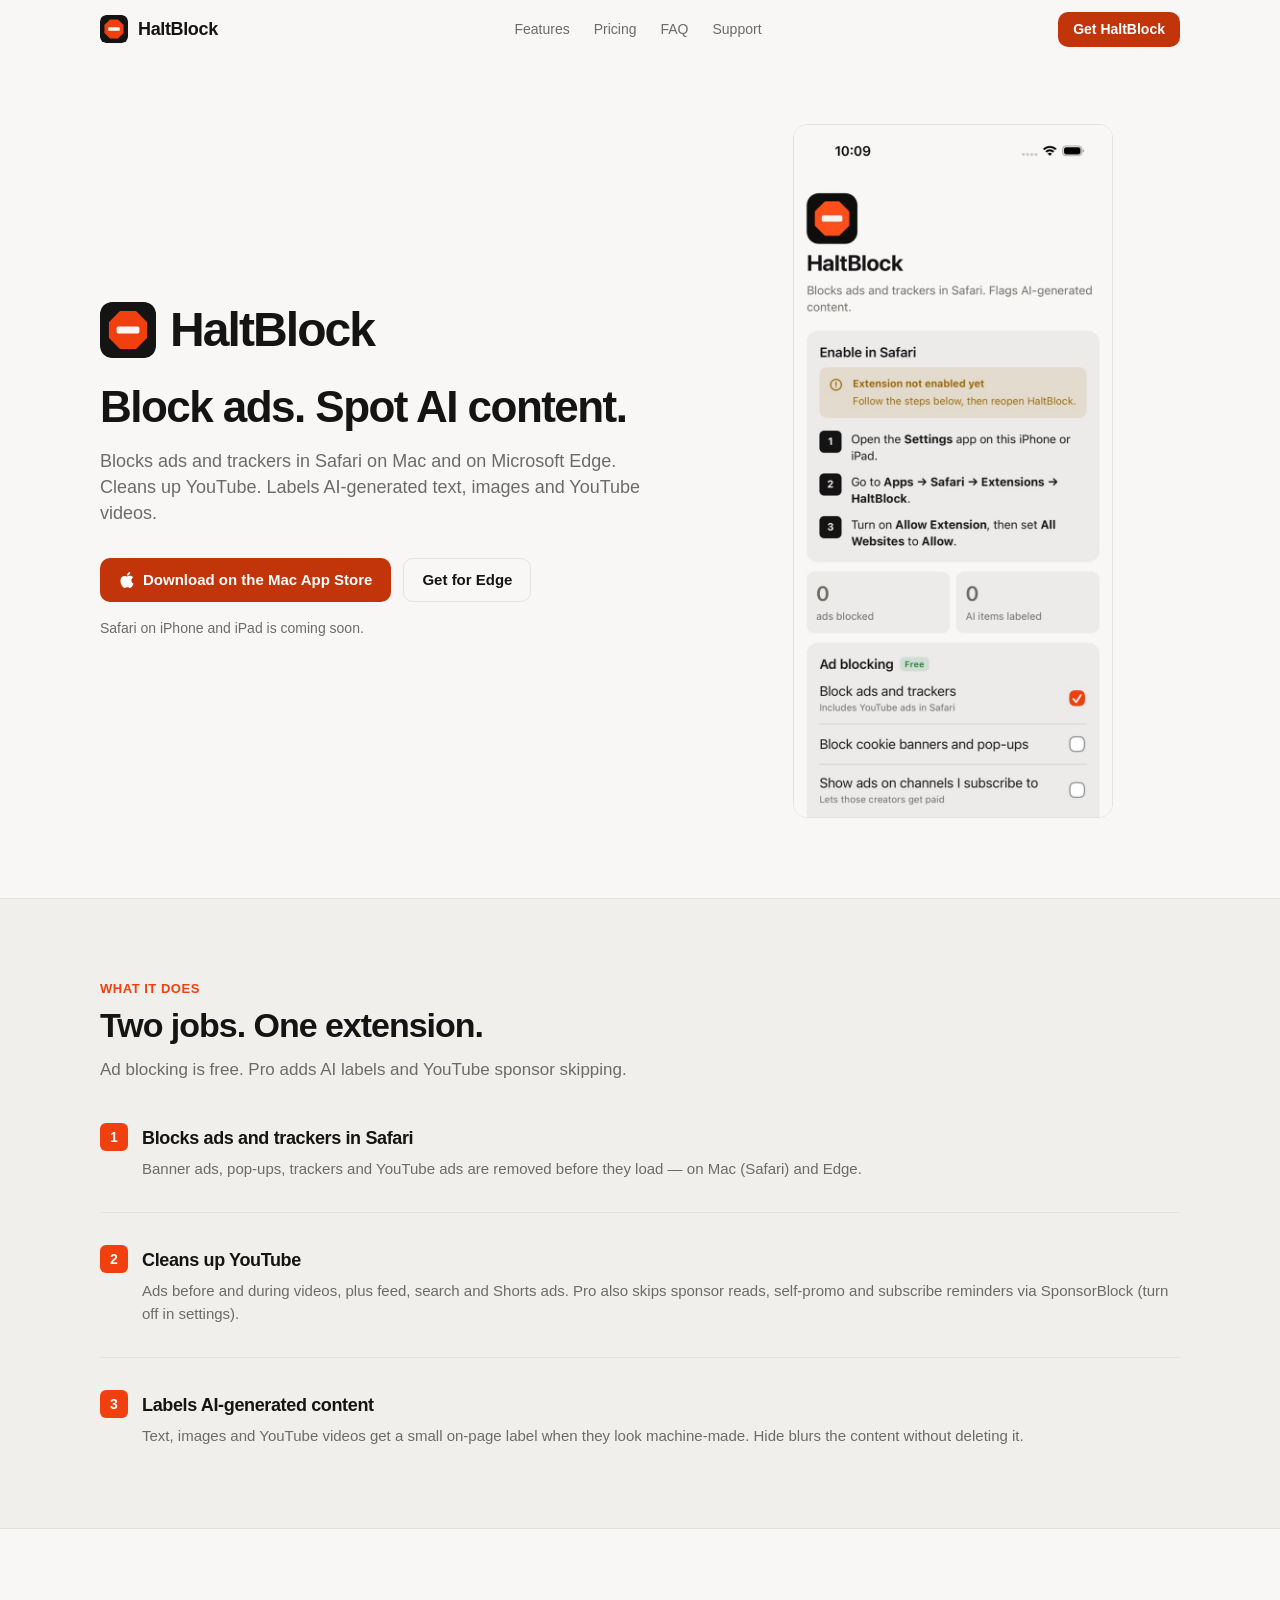
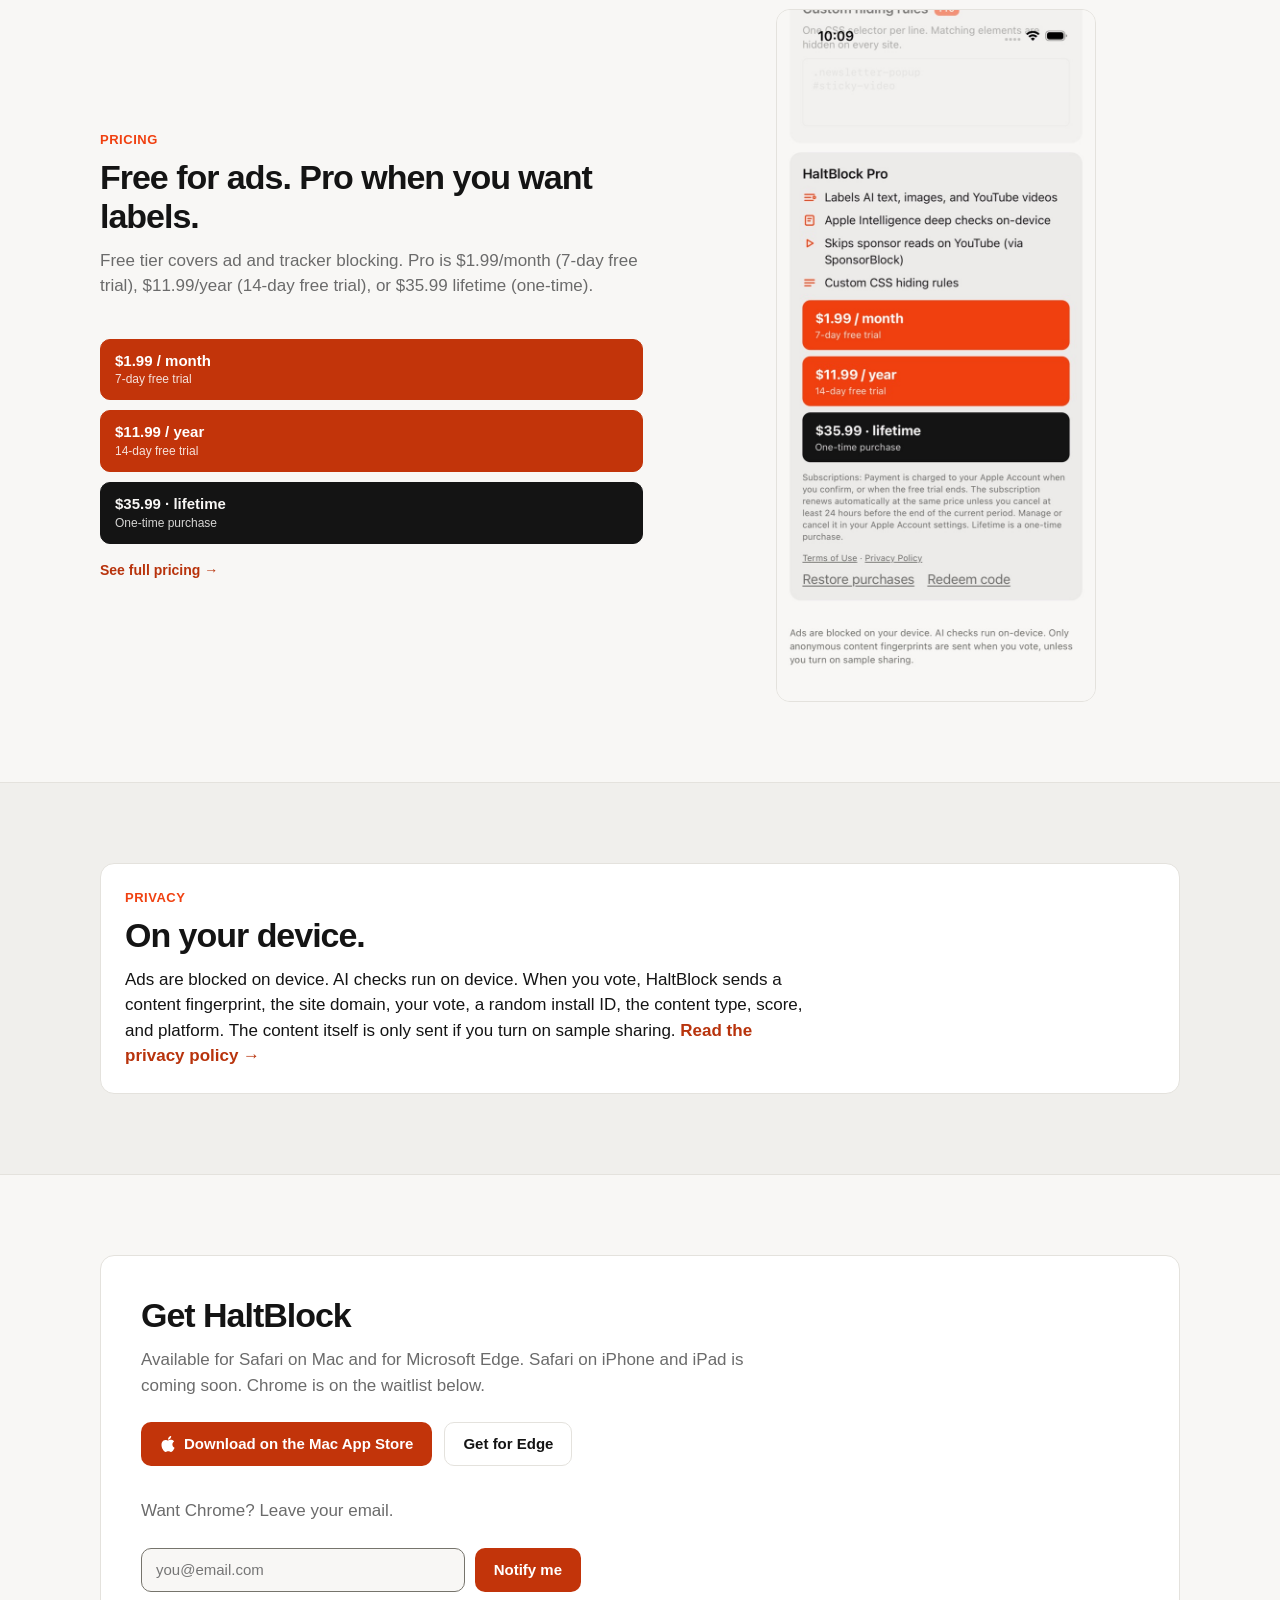
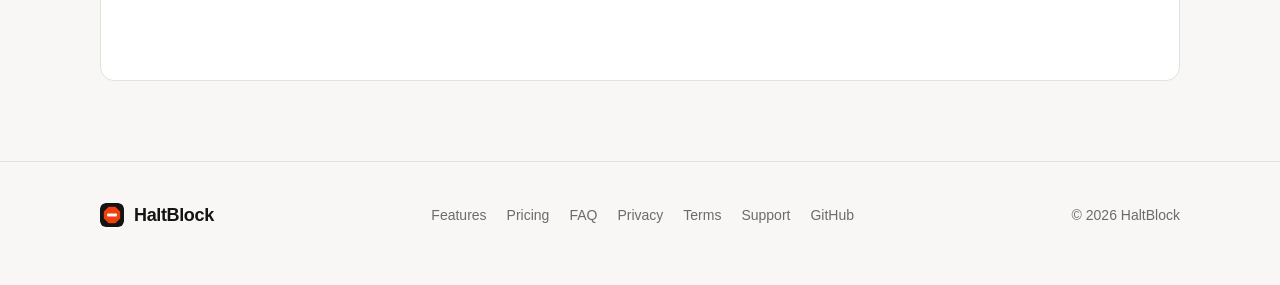
<file: index.html>
<!DOCTYPE html>
<html lang="en">
<head>
    <meta charset="utf-8">
    <meta name="viewport" content="width=device-width, initial-scale=1">
    <meta name="referrer" content="strict-origin-when-cross-origin">
    <meta http-equiv="Content-Security-Policy" content="default-src 'self'; script-src 'self' https://app.lemonsqueezy.com; style-src 'self' 'unsafe-inline'; img-src 'self' data:; font-src 'self'; connect-src 'self' https://lajxxqvvhaqkdothufyh.supabase.co; frame-src https://*.lemonsqueezy.com https://lemonsqueezy.com; base-uri 'self'; form-action 'self'; object-src 'none'">
    <title>HaltBlock — Block ads. Spot AI content.</title>
    <meta name="description" content="HaltBlock blocks ads and trackers in Safari on Mac and on Microsoft Edge, cleans up YouTube, and labels AI-generated text, images and YouTube videos. Ads are blocked on device; AI checks run on device. iPhone and iPad coming soon.">
    <meta property="og:title" content="HaltBlock — Block ads. Spot AI content.">
    <meta property="og:description" content="HaltBlock blocks ads and trackers in Safari on Mac and on Microsoft Edge, cleans up YouTube, and labels AI-generated text, images and YouTube videos. iPhone and iPad coming soon.">
    <meta property="og:type" content="website">
    <meta name="theme-color" media="(prefers-color-scheme: light)" content="#F8F7F5">
    <meta name="theme-color" media="(prefers-color-scheme: dark)" content="#0E0E0E">
    <link rel="icon" href="assets/logo.svg" type="image/svg+xml">
    <link rel="stylesheet" href="assets/style.css?v=10">
    <script src="assets/main.js?v=10" defer></script>
</head>
<body>
    <nav class="nav">
        <div class="container nav-inner">
            <a href="./" class="brand"><img src="assets/logo.svg" alt="" width="28" height="28"><span>HaltBlock</span></a>
            <div class="nav-links">
                <a href="features/">Features</a>
                <a href="pricing/">Pricing</a>
                <a href="faq/">FAQ</a>
                <a href="support/">Support</a>
            </div>
            <a href="#download" class="button button-small">Get HaltBlock</a>
        </div>
    </nav>

    <header class="hero">
        <div class="container hero-grid">
            <div class="hero-copy reveal">
                <div class="hero-brand">
                    <img src="assets/logo.svg" alt="" width="56" height="56">
                    <span>HaltBlock</span>
                </div>
                <h1>Block ads. Spot AI content.</h1>
                <p class="lead">Blocks ads and trackers in Safari on Mac and on Microsoft Edge. Cleans up YouTube. Labels AI-generated text, images and YouTube videos.</p>
                <div class="hero-actions">
                    <a href="https://apps.apple.com/us/app/haltblock-ai-ad-blocker/id6819837838?mt=12" class="button" rel="noopener noreferrer"><svg width="16" height="16" viewBox="0 0 24 24" fill="currentColor" aria-hidden="true"><path d="M12.152 6.896c-.948 0-2.415-1.078-3.96-1.04-2.04.027-3.91 1.183-4.961 3.014-2.117 3.675-.546 9.103 1.519 12.09 1.013 1.454 2.208 3.09 3.792 3.039 1.52-.065 2.09-.987 3.935-.987 1.831 0 2.35.987 3.96.948 1.637-.026 2.676-1.48 3.676-2.948 1.156-1.688 1.636-3.325 1.662-3.415-.039-.013-3.182-1.221-3.22-4.857-.026-3.04 2.48-4.494 2.597-4.559-1.429-2.09-3.623-2.324-4.39-2.376-2-.156-3.675 1.09-4.61 1.09zM15.53 3.83c.843-1.012 1.4-2.427 1.245-3.83-1.207.052-2.662.805-3.532 1.818-.78.896-1.454 2.338-1.273 3.714 1.338.104 2.715-.688 3.559-1.701"/></svg>Download on the Mac App Store</a>
                    <a href="https://microsoftedge.microsoft.com/addons/detail/nmaakingkhcmhkjenjofkkhcdcbfdnhn" class="button button-ghost" rel="noopener noreferrer">Get for Edge</a>
                </div>
                <p class="hero-note">Safari on iPhone and iPad is coming soon.</p>
            </div>

            <div class="hero-visual reveal">
                <figure class="shot shot-wide">
                    <picture>
                        <source media="(prefers-color-scheme: dark)" srcset="assets/shots/onboarding-dark.jpg">
                        <img src="assets/shots/onboarding-light.jpg" width="662" height="1440" alt="HaltBlock onboarding screen: enable in Safari, ads blocked, AI items labeled">
                    </picture>
                </figure>
            </div>
        </div>
    </header>

    <section class="section section-alt">
        <div class="container">
            <div class="section-head">
                <span class="kicker">What it does</span>
                <h2>Two jobs. One extension.</h2>
                <p>Ad blocking is free. Pro adds AI labels and YouTube sponsor skipping.</p>
            </div>

            <ul class="feature-list">
                <li>
                    <span class="mark" aria-hidden="true">1</span>
                    <div>
                        <h3>Blocks ads and trackers in Safari</h3>
                        <p>Banner ads, pop-ups, trackers and YouTube ads are removed before they load — on Mac (Safari) and Edge.</p>
                    </div>
                </li>
                <li>
                    <span class="mark" aria-hidden="true">2</span>
                    <div>
                        <h3>Cleans up YouTube</h3>
                        <p>Ads before and during videos, plus feed, search and Shorts ads. Pro also skips sponsor reads, self-promo and subscribe reminders via SponsorBlock (turn off in settings).</p>
                    </div>
                </li>
                <li>
                    <span class="mark" aria-hidden="true">3</span>
                    <div>
                        <h3>Labels AI-generated content</h3>
                        <p>Text, images and YouTube videos get a small on-page label when they look machine-made. Hide blurs the content without deleting it.</p>
                    </div>
                </li>
            </ul>
        </div>
    </section>

    <section class="section">
        <div class="container split">
            <div>
                <div class="section-head">
                    <span class="kicker">Pricing</span>
                    <h2>Free for ads. Pro when you want labels.</h2>
                    <p>Free tier covers ad and tracker blocking. Pro is $1.99/month (7-day free trial), $11.99/year (14-day free trial), or $35.99 lifetime (one-time).</p>
                </div>
                <div class="price-options" aria-label="HaltBlock Pro prices">
                    <div class="price-option primary">$1.99 / month<span>7-day free trial</span></div>
                    <div class="price-option primary">$11.99 / year<span>14-day free trial</span></div>
                    <div class="price-option ink">$35.99 · lifetime<span>One-time purchase</span></div>
                </div>
                <p class="hero-note"><a href="pricing/" style="color: var(--brand-text); font-weight: 600">See full pricing →</a></p>
            </div>
            <figure class="shot shot-wide">
                <img src="assets/shots/paywall-light.jpg" width="662" height="1440" alt="HaltBlock Pro paywall showing monthly, yearly and lifetime prices">
            </figure>
        </div>
    </section>

    <section class="section section-alt">
        <div class="container">
            <div class="privacy-callout">
                <span class="kicker">Privacy</span>
                <h2>On your device.</h2>
                <p>Ads are blocked on device. AI checks run on device. When you vote, HaltBlock sends a content fingerprint, the site domain, your vote, a random install ID, the content type, score, and platform. The content itself is only sent if you turn on sample sharing. <a href="privacy/">Read the privacy policy →</a></p>
            </div>
        </div>
    </section>

    <section id="download" class="section">
        <div class="container">
            <div class="cta-block">
                <h2>Get HaltBlock</h2>
                <p>Available for Safari on Mac and for Microsoft Edge. Safari on iPhone and iPad is coming soon. Chrome is on the waitlist below.</p>
                <div class="download-actions">
                    <a class="button" href="https://apps.apple.com/us/app/haltblock-ai-ad-blocker/id6819837838?mt=12" rel="noopener noreferrer"><svg width="16" height="16" viewBox="0 0 24 24" fill="currentColor" aria-hidden="true"><path d="M12.152 6.896c-.948 0-2.415-1.078-3.96-1.04-2.04.027-3.91 1.183-4.961 3.014-2.117 3.675-.546 9.103 1.519 12.09 1.013 1.454 2.208 3.09 3.792 3.039 1.52-.065 2.09-.987 3.935-.987 1.831 0 2.35.987 3.96.948 1.637-.026 2.676-1.48 3.676-2.948 1.156-1.688 1.636-3.325 1.662-3.415-.039-.013-3.182-1.221-3.22-4.857-.026-3.04 2.48-4.494 2.597-4.559-1.429-2.09-3.623-2.324-4.39-2.376-2-.156-3.675 1.09-4.61 1.09zM15.53 3.83c.843-1.012 1.4-2.427 1.245-3.83-1.207.052-2.662.805-3.532 1.818-.78.896-1.454 2.338-1.273 3.714 1.338.104 2.715-.688 3.559-1.701"/></svg>Download on the Mac App Store</a>
                    <a class="button button-ghost" href="https://microsoftedge.microsoft.com/addons/detail/nmaakingkhcmhkjenjofkkhcdcbfdnhn" rel="noopener noreferrer">Get for Edge</a>
                </div>
                <p class="notify-label">Want Chrome? Leave your email.</p>
                <form class="notify" id="notify">
                    <input type="email" placeholder="you@email.com" required maxlength="254" autocomplete="email" aria-label="Email address">
                    <button class="button" type="submit">Notify me</button>
                </form>
                <p class="notify-msg" id="notify-msg" aria-live="polite"></p>
            </div>
        </div>
    </section>

    <footer class="footer">
        <div class="container footer-inner">
            <a href="./" class="brand"><img src="assets/logo.svg" alt="" width="24" height="24"><span>HaltBlock</span></a>
            <div class="footer-links">
                <a href="features/">Features</a>
                <a href="pricing/">Pricing</a>
                <a href="faq/">FAQ</a>
                <a href="privacy/">Privacy</a>
                <a href="terms/">Terms</a>
                <a href="support/">Support</a>
                <a href="https://github.com/ErdTheTurd/blok">GitHub</a>
            </div>
            <p>&copy; <span id="year">2026</span> HaltBlock</p>
        </div>
    </footer>
</body>
</html>
</file>
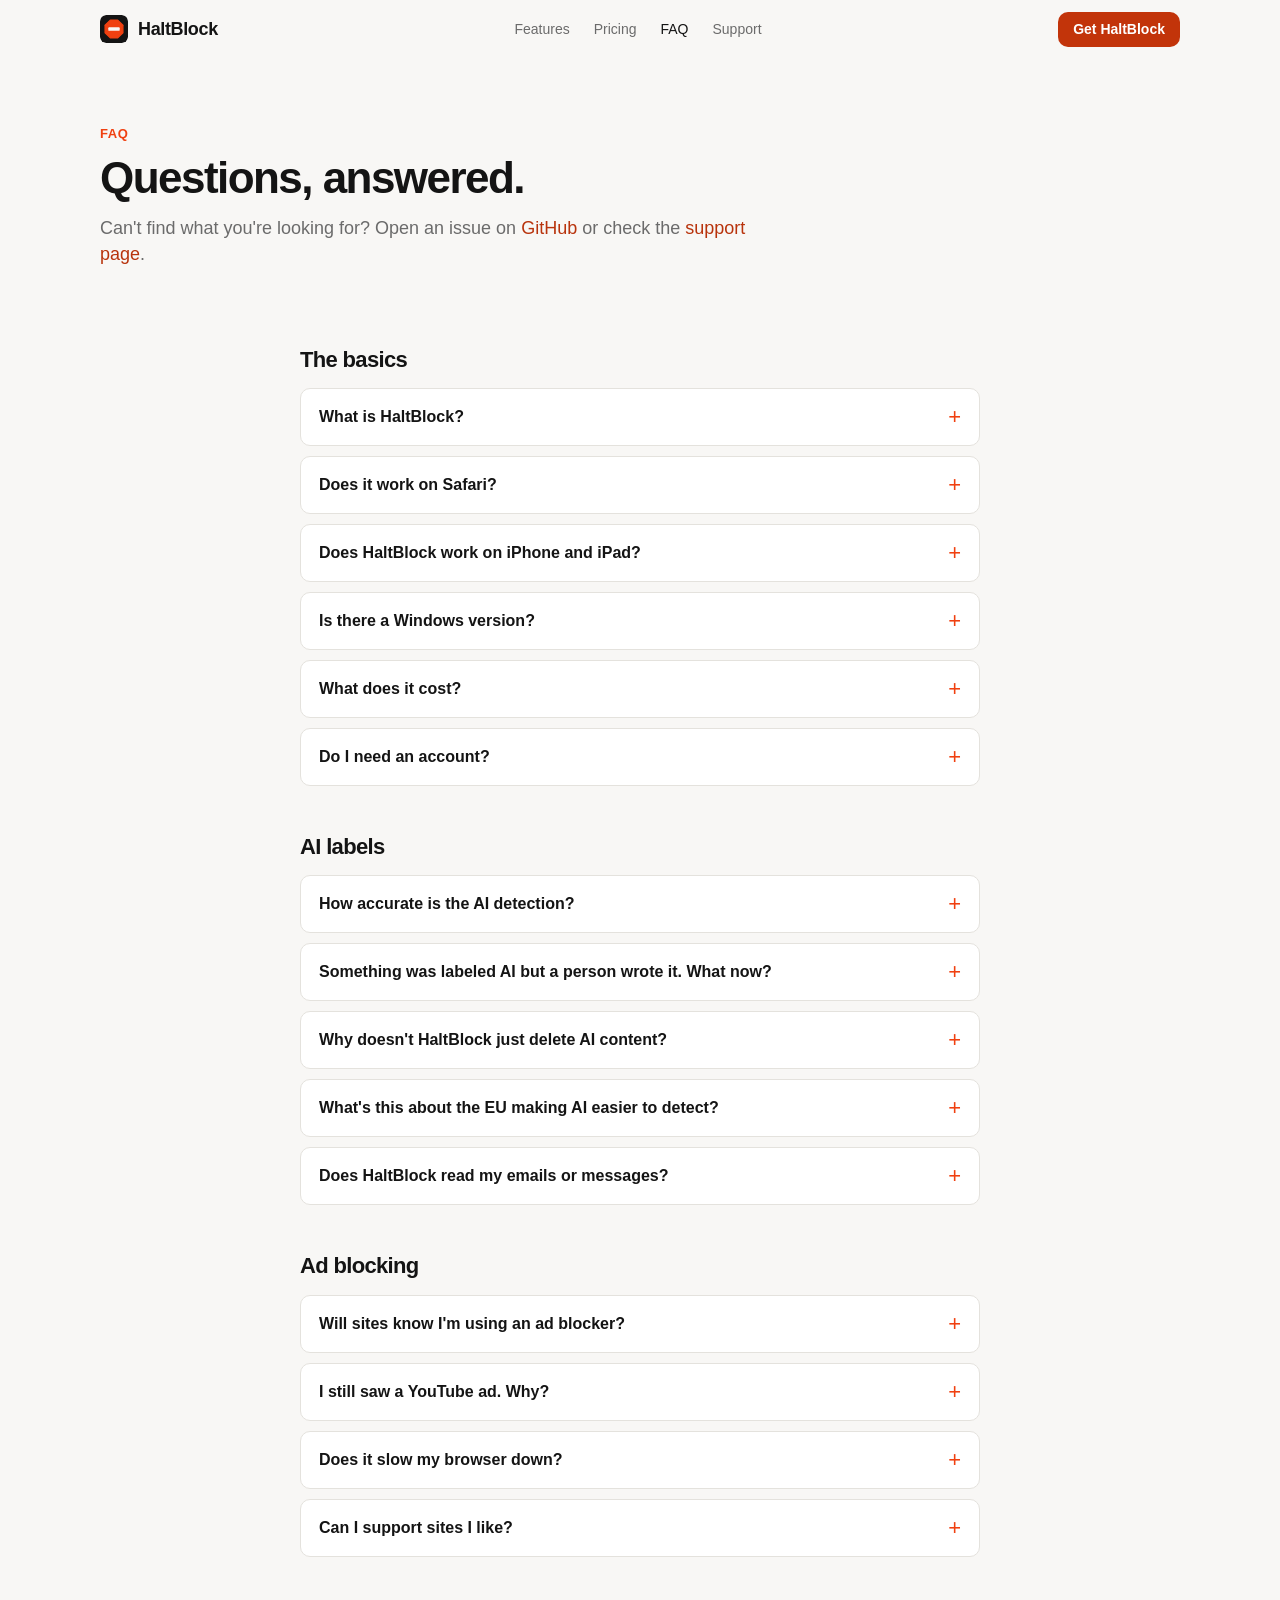
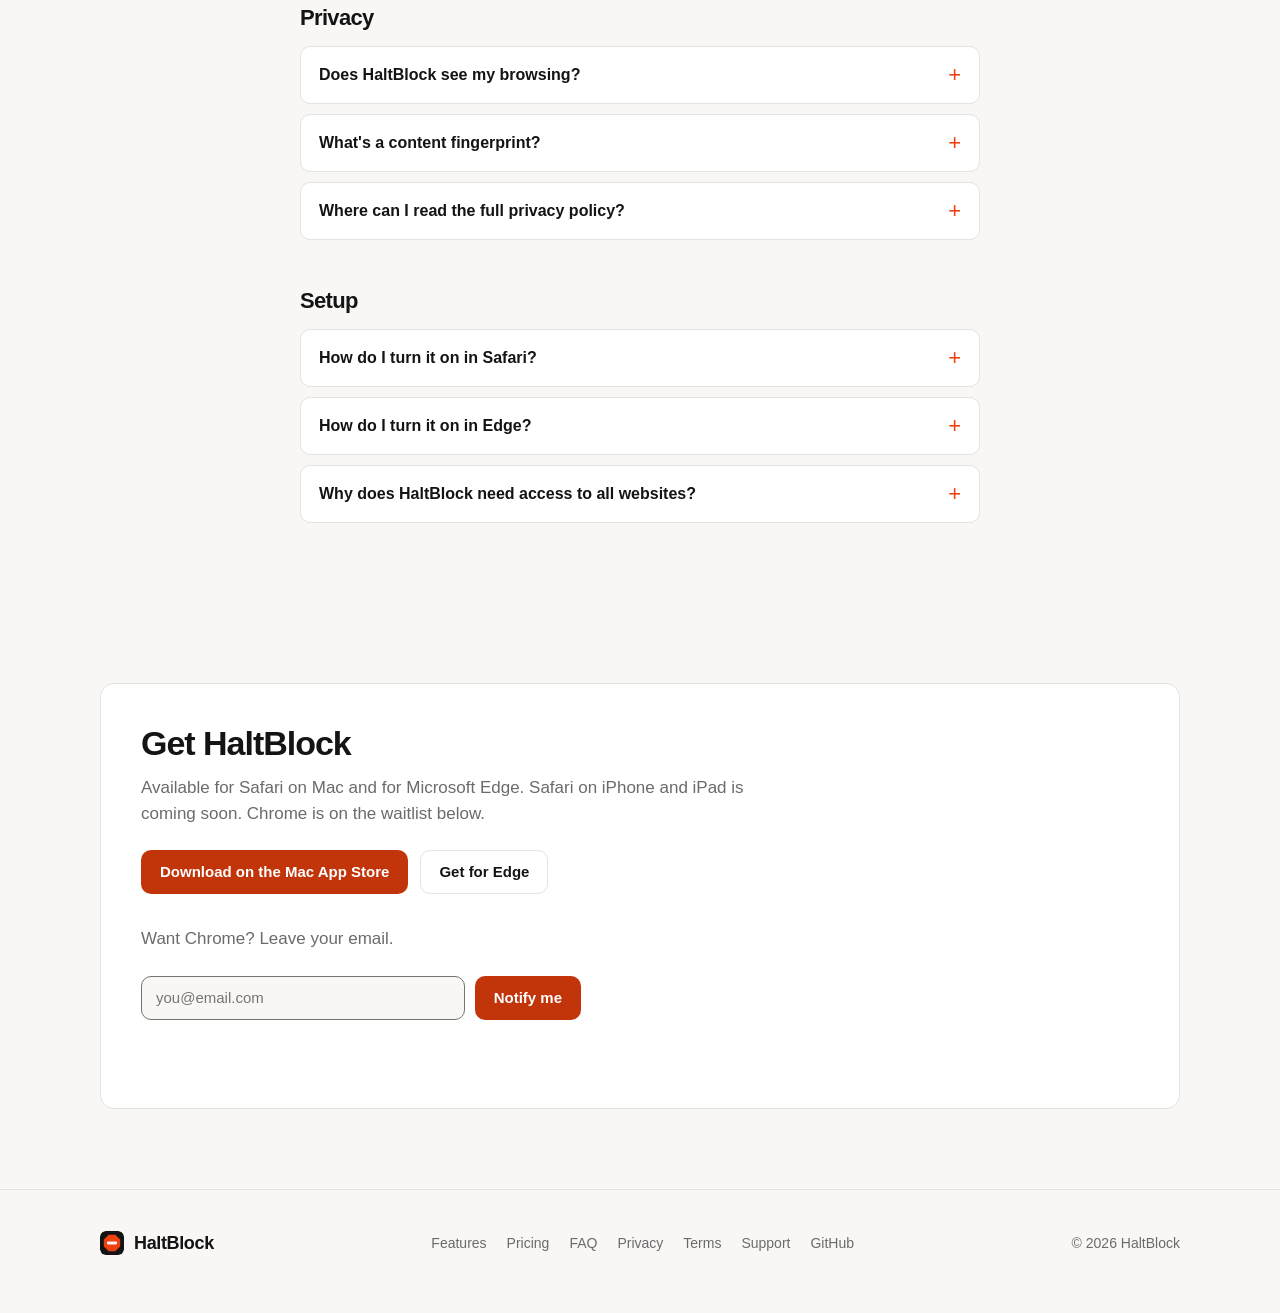
<file: faq/index.html>
<!DOCTYPE html>
<html lang="en">
<head>
    <meta charset="utf-8">
    <meta name="viewport" content="width=device-width, initial-scale=1">
    <meta name="referrer" content="strict-origin-when-cross-origin">
    <meta http-equiv="Content-Security-Policy" content="default-src 'self'; script-src 'self' https://app.lemonsqueezy.com; style-src 'self' 'unsafe-inline'; img-src 'self' data:; font-src 'self'; connect-src 'self' https://lajxxqvvhaqkdothufyh.supabase.co; frame-src https://*.lemonsqueezy.com https://lemonsqueezy.com; base-uri 'self'; form-action 'self'; object-src 'none'">
    <title>FAQ — HaltBlock</title>
    <meta name="description" content="Answers about HaltBlock's AI labels, ad blocking, privacy, pricing and setup for Safari on Mac and Microsoft Edge. iPhone and iPad are coming soon.">
    <meta property="og:title" content="FAQ — HaltBlock">
    <meta property="og:description" content="Answers about HaltBlock's AI labels, ad blocking, privacy, pricing and setup for Safari on Mac and Microsoft Edge. iPhone and iPad are coming soon.">
    <meta property="og:type" content="website">
    <meta name="theme-color" media="(prefers-color-scheme: light)" content="#F8F7F5">
    <meta name="theme-color" media="(prefers-color-scheme: dark)" content="#0E0E0E">
    <link rel="icon" href="../assets/logo.svg" type="image/svg+xml">
    <link rel="stylesheet" href="../assets/style.css?v=10">
    <script src="../assets/main.js?v=10" defer></script>
</head>
<body>
    <nav class="nav">
        <div class="container nav-inner">
            <a href="../" class="brand"><img src="../assets/logo.svg" alt="" width="28" height="28"><span>HaltBlock</span></a>
            <div class="nav-links">
                <a href="../features/">Features</a>
                <a href="../pricing/">Pricing</a>
                <a href="../faq/" aria-current="page">FAQ</a>
                <a href="../support/">Support</a>
            </div>
            <a href="#download" class="button button-small">Get HaltBlock</a>
        </div>
    </nav>

    <header class="page-head">
        <div class="container">
            <span class="kicker">FAQ</span>
            <h1>Questions, answered.</h1>
            <p class="lead">Can't find what you're looking for? Open an issue on <a href="https://github.com/ErdTheTurd/blok/issues" style="color: var(--brand-text)">GitHub</a> or check the <a href="../support/" style="color: var(--brand-text)">support page</a>.</p>
        </div>
    </header>

    <section class="section" style="padding-top: 56px">
        <div class="container narrow">
            <div class="faq-group">
                <h2>The basics</h2>
                <div class="faq">
                    <details>
                        <summary>What is HaltBlock?</summary>
                        <p>HaltBlock is a browser extension that blocks ads and trackers in Safari, cleans up YouTube, and labels AI-generated text, images and YouTube videos. It works on Safari for Mac and on Microsoft Edge. Safari on iPhone and iPad is coming soon. Chrome is coming soon.</p>
                    </details>
                    <details>
                        <summary>Does it work on Safari?</summary>
                        <p>Yes. On Mac, download HaltBlock from the <a href="https://apps.apple.com/us/app/haltblock-ai-ad-blocker/id6819837838?mt=12">Mac App Store</a>, then turn it on in Safari › Settings › Extensions. Pro is bought through the App Store. Safari on iPhone and iPad is coming soon.</p>
                    </details>
                    <details>
                        <summary>Does HaltBlock work on iPhone and iPad?</summary>
                        <p>Not yet. HaltBlock for Safari is live on Mac today. Safari on iPhone and iPad is coming soon. Microsoft Edge is available now.</p>
                    </details>
                    <details>
                        <summary>Is there a Windows version?</summary>
                        <p>Yes. HaltBlock is live for Microsoft Edge, with the same ad blocking and AI labels. Chrome is coming soon. Buy Pro on this site and you'll get a license key by email that works in up to 5 browsers. Safari Pro is bought through the App Store.</p>
                    </details>
                    <details>
                        <summary>What does it cost?</summary>
                        <p>Ad blocking is free with no time limit. Pro, which adds the AI labels, sponsor skipping and custom rules, is $1.99 a month or $11.99 a year, with a free trial: 14 days on yearly, 7 on monthly. See <a href="../pricing/" style="color: var(--brand-text)">pricing</a> for details.</p>
                    </details>
                    <details>
                        <summary>Do I need an account?</summary>
                        <p>No. There's nothing to sign up for. On Mac, Pro is bought through the App Store and tied to your Apple ID. On Edge, and on Chrome when it launches, it's tied to a license key.</p>
                    </details>
                </div>
            </div>

            <div class="faq-group">
                <h2>AI labels</h2>
                <div class="faq">
                    <details>
                        <summary>How accurate is the AI detection?</summary>
                        <p>No detector is perfect, which is why HaltBlock shows a confidence score instead of silently deleting things. When content carries an official AI label (like Content Credentials or YouTube's synthetic-content disclosure), HaltBlock is near-certain. Otherwise it combines on-device analysis with community votes, and your own 👍 / 👎 tune it to you.</p>
                    </details>
                    <details>
                        <summary>Something was labeled AI but a person wrote it. What now?</summary>
                        <p>Tap 👎 on the label. HaltBlock removes it, raises the bar for labeling similar content for you, and your vote counts toward the score other people see. You can also lower the sensitivity in settings.</p>
                    </details>
                    <details>
                        <summary>Why doesn't HaltBlock just delete AI content?</summary>
                        <p>Because an estimate shouldn't make decisions for you. Some AI-assisted writing is fine, and some human writing looks robotic. A label lets you decide. If you never want to see it, tap Hide.</p>
                    </details>
                    <details>
                        <summary>What's this about the EU making AI easier to detect?</summary>
                        <p>The EU AI Act requires AI-generated content to be marked in a machine-readable way, and many AI companies now do this worldwide through standards like Content Credentials (C2PA). HaltBlock reads those marks, which is why tagged images and videos get labels close to 100%.</p>
                    </details>
                    <details>
                        <summary>Does HaltBlock read my emails or messages?</summary>
                        <p>No. HaltBlock only checks public content on web pages, like posts, comments, reviews and articles. It never reads form fields, passwords or text you type.</p>
                    </details>
                </div>
            </div>

            <div class="faq-group">
                <h2>Ad blocking</h2>
                <div class="faq">
                    <details>
                        <summary>Will sites know I'm using an ad blocker?</summary>
                        <p>HaltBlock is built to stay out of sight. Elements are hidden in a way pages can't inspect, and common ad-blocker detection scripts are neutralized. If a site ever breaks, pause HaltBlock for that site with one tap.</p>
                    </details>
                    <details>
                        <summary>I still saw a YouTube ad. Why?</summary>
                        <p>YouTube changes often. When an ad gets past the first layer, HaltBlock mutes it and skips to the end automatically, and updated filters arrive in the background. Make sure HaltBlock is allowed on youtube.com and that you're on the latest version.</p>
                    </details>
                    <details>
                        <summary>Does it slow my browser down?</summary>
                        <p>No. Network blocking is handled by the browser itself, and AI checks only run on content you actually scroll to. Most pages load faster with HaltBlock because the ads never download.</p>
                    </details>
                    <details>
                        <summary>Can I support sites I like?</summary>
                        <p>Yes. Pause HaltBlock on any site from the toolbar button and its ads will show again. The choice is remembered until you turn it back on.</p>
                    </details>
                </div>
            </div>

            <div class="faq-group">
                <h2>Privacy</h2>
                <div class="faq">
                    <details>
                        <summary>Does HaltBlock see my browsing?</summary>
                        <p>No. Ad blocking and AI checks happen on your device. HaltBlock has no accounts and keeps no browsing history. When you vote, HaltBlock sends a content fingerprint, the site domain, your vote, a random install ID, the content type, score, and platform. The content itself is only sent if you turn on sample sharing.</p>
                    </details>
                    <details>
                        <summary>What's a content fingerprint?</summary>
                        <p>A short code calculated from the content, like a checksum. The same post always produces the same code, so votes can be matched up, but the code can't be turned back into the post.</p>
                    </details>
                    <details>
                        <summary>Where can I read the full privacy policy?</summary>
                        <p>Here: <a href="../privacy/" style="color: var(--brand-text)">privacy policy</a>. It lists exactly what's sent and the services HaltBlock uses.</p>
                    </details>
                </div>
            </div>

            <div class="faq-group">
                <h2>Setup</h2>
                <div class="faq">
                    <details>
                        <summary>How do I turn it on in Safari?</summary>
                        <p>On Mac: download HaltBlock from the <a href="https://apps.apple.com/us/app/haltblock-ai-ad-blocker/id6819837838?mt=12" style="color: var(--brand-text)">Mac App Store</a>, open Safari › Settings › Extensions, check HaltBlock, and allow it on all websites. If HaltBlock isn't listed, open the HaltBlock app once, then check again. Safari on iPhone and iPad is coming soon.</p>
                    </details>
                    <details>
                        <summary>How do I turn it on in Edge?</summary>
                        <p>Install HaltBlock from the <a href="https://microsoftedge.microsoft.com/addons/detail/nmaakingkhcmhkjenjofkkhcdcbfdnhn">Microsoft Edge Add-ons store</a>. It's on as soon as you install it. Click the puzzle-piece icon in the toolbar and pin HaltBlock so you can see what it blocked on each page.</p>
                    </details>
                    <details>
                        <summary>Why does HaltBlock need access to all websites?</summary>
                        <p>Ads and AI content can appear on any site, so HaltBlock needs to run on all of them to block and label them. It doesn't collect anything from the pages it runs on.</p>
                    </details>
                </div>
            </div>
        </div>
    </section>

    <section id="download" class="section cta">
        <div class="container">
            <div class="cta-block">
                <h2>Get HaltBlock</h2>
                <p>Available for Safari on Mac and for Microsoft Edge. Safari on iPhone and iPad is coming soon. Chrome is on the waitlist below.</p>
                <div class="download-actions">
                    <a class="button" href="https://apps.apple.com/us/app/haltblock-ai-ad-blocker/id6819837838?mt=12" rel="noopener noreferrer">Download on the Mac App Store</a>
                    <a class="button button-ghost" href="https://microsoftedge.microsoft.com/addons/detail/nmaakingkhcmhkjenjofkkhcdcbfdnhn" rel="noopener noreferrer">Get for Edge</a>
                </div>
                <p class="notify-label">Want Chrome? Leave your email.</p>
                <form class="notify" id="notify">
                    <input type="email" placeholder="you@email.com" required maxlength="254" autocomplete="email" aria-label="Email address">
                    <button class="button" type="submit">Notify me</button>
                </form>
                <p class="notify-msg" id="notify-msg" aria-live="polite"></p>
            </div>
        </div>
    </section>

    <footer class="footer">
        <div class="container footer-inner">
            <a href="../" class="brand"><img src="../assets/logo.svg" alt="" width="24" height="24"><span>HaltBlock</span></a>
            <div class="footer-links">
                <a href="../features/">Features</a>
                <a href="../pricing/">Pricing</a>
                <a href="../faq/">FAQ</a>
                <a href="../privacy/">Privacy</a>
                <a href="../terms/">Terms</a>
                <a href="../support/">Support</a>
                <a href="https://github.com/ErdTheTurd/blok">GitHub</a>
            </div>
            <p>&copy; <span id="year">2026</span> HaltBlock</p>
        </div>
    </footer>
</body>
</html>
</file>
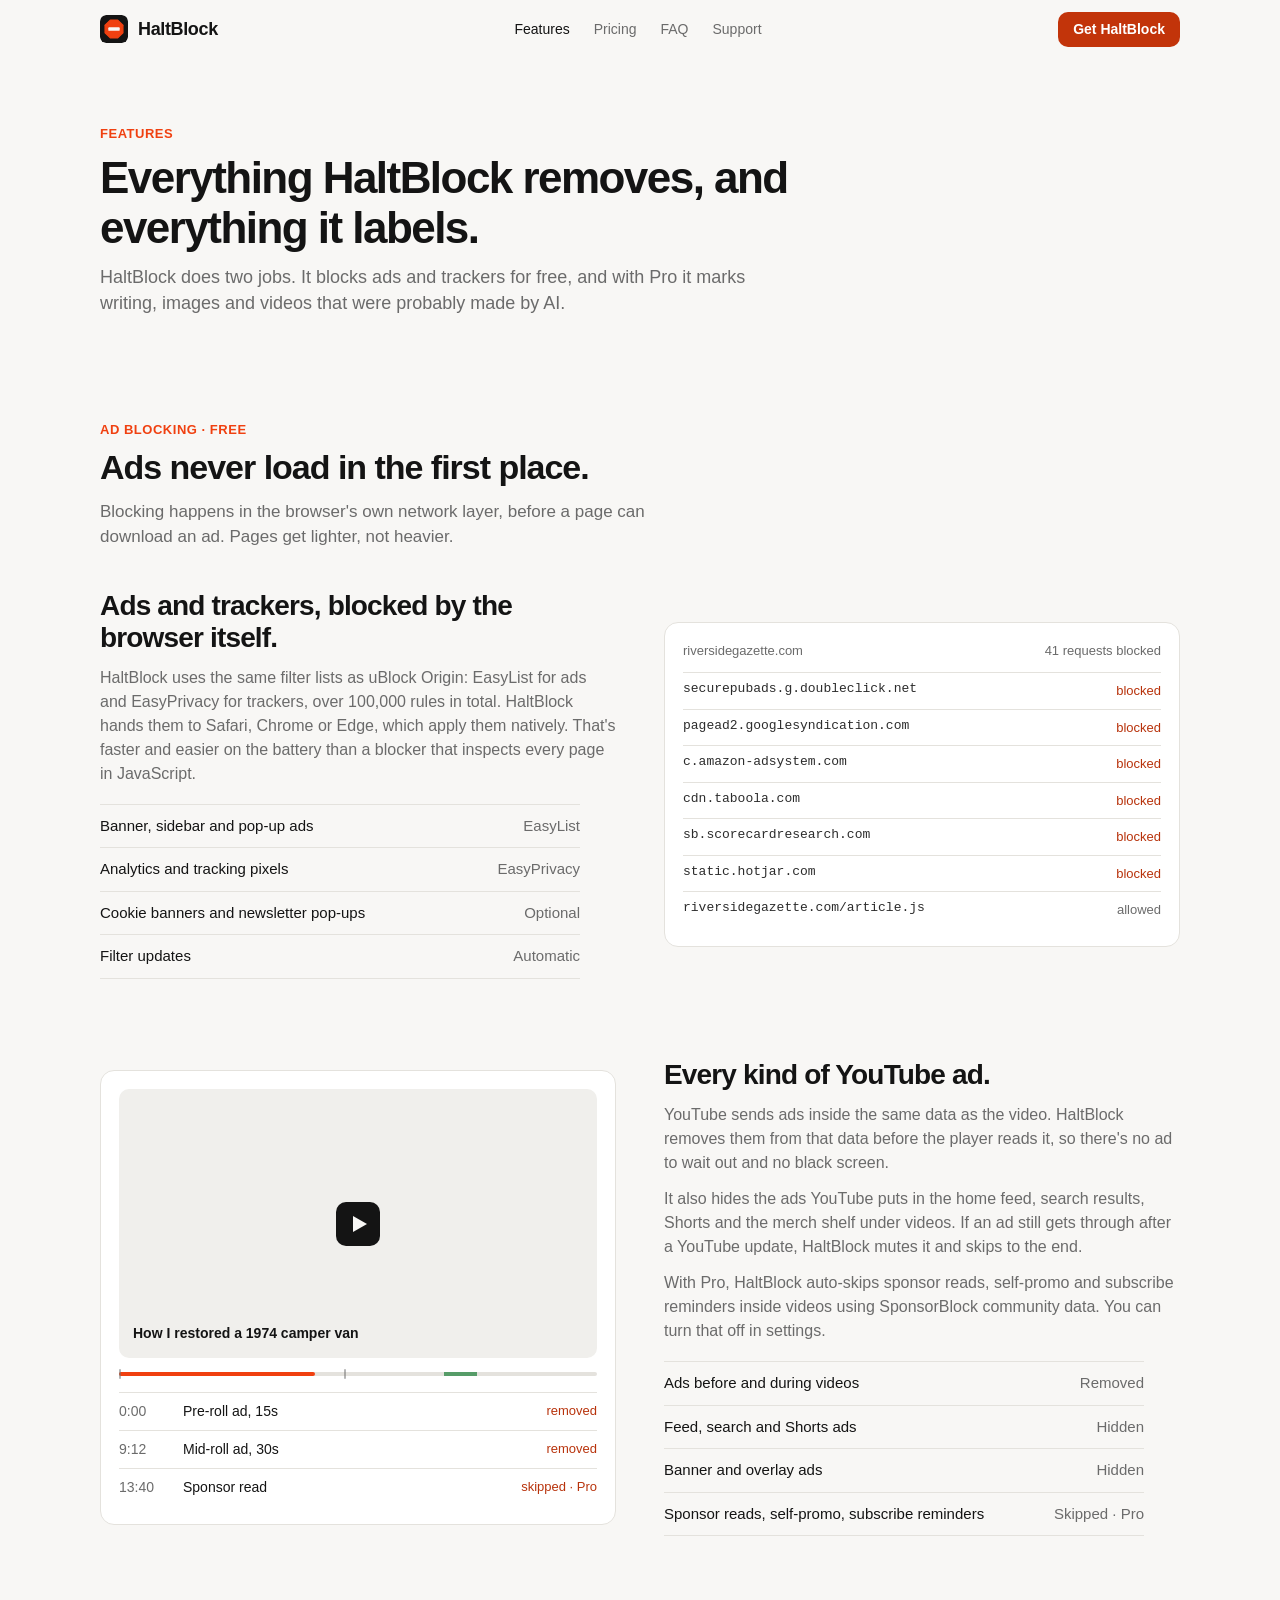
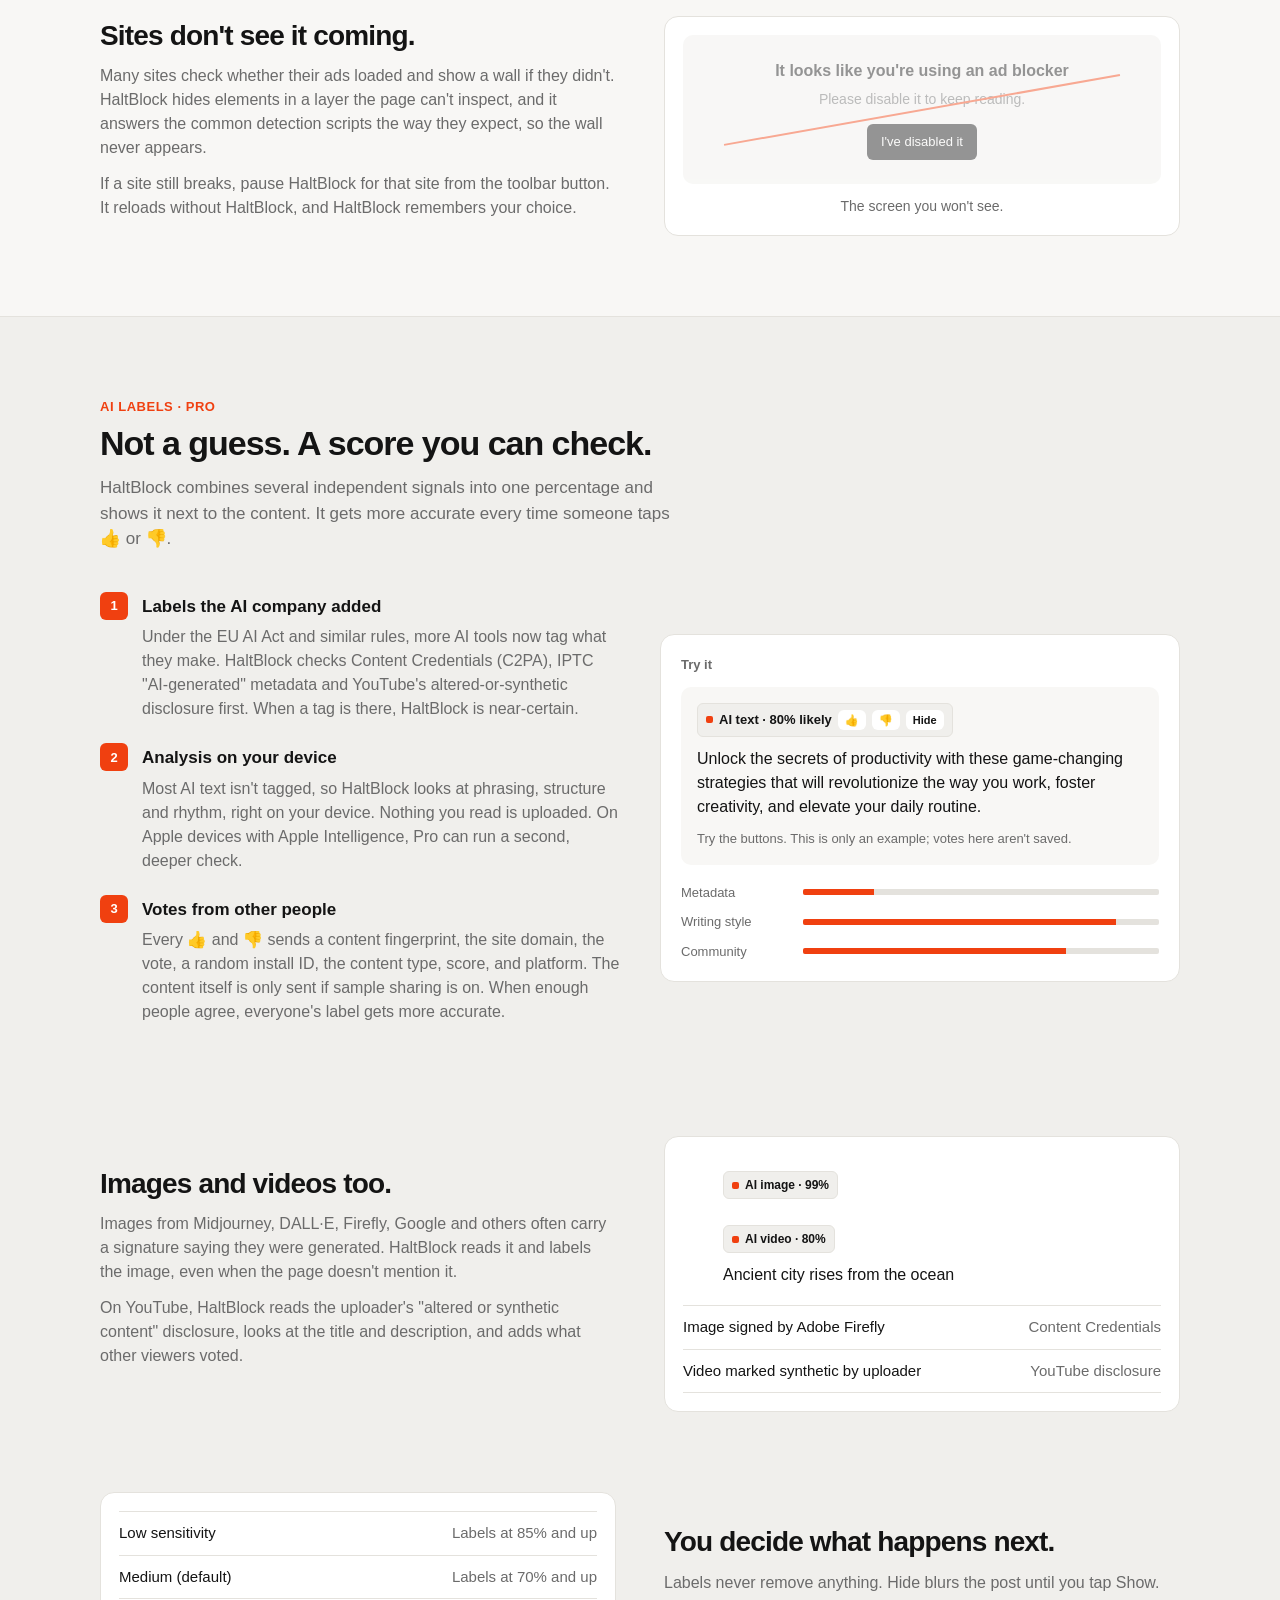
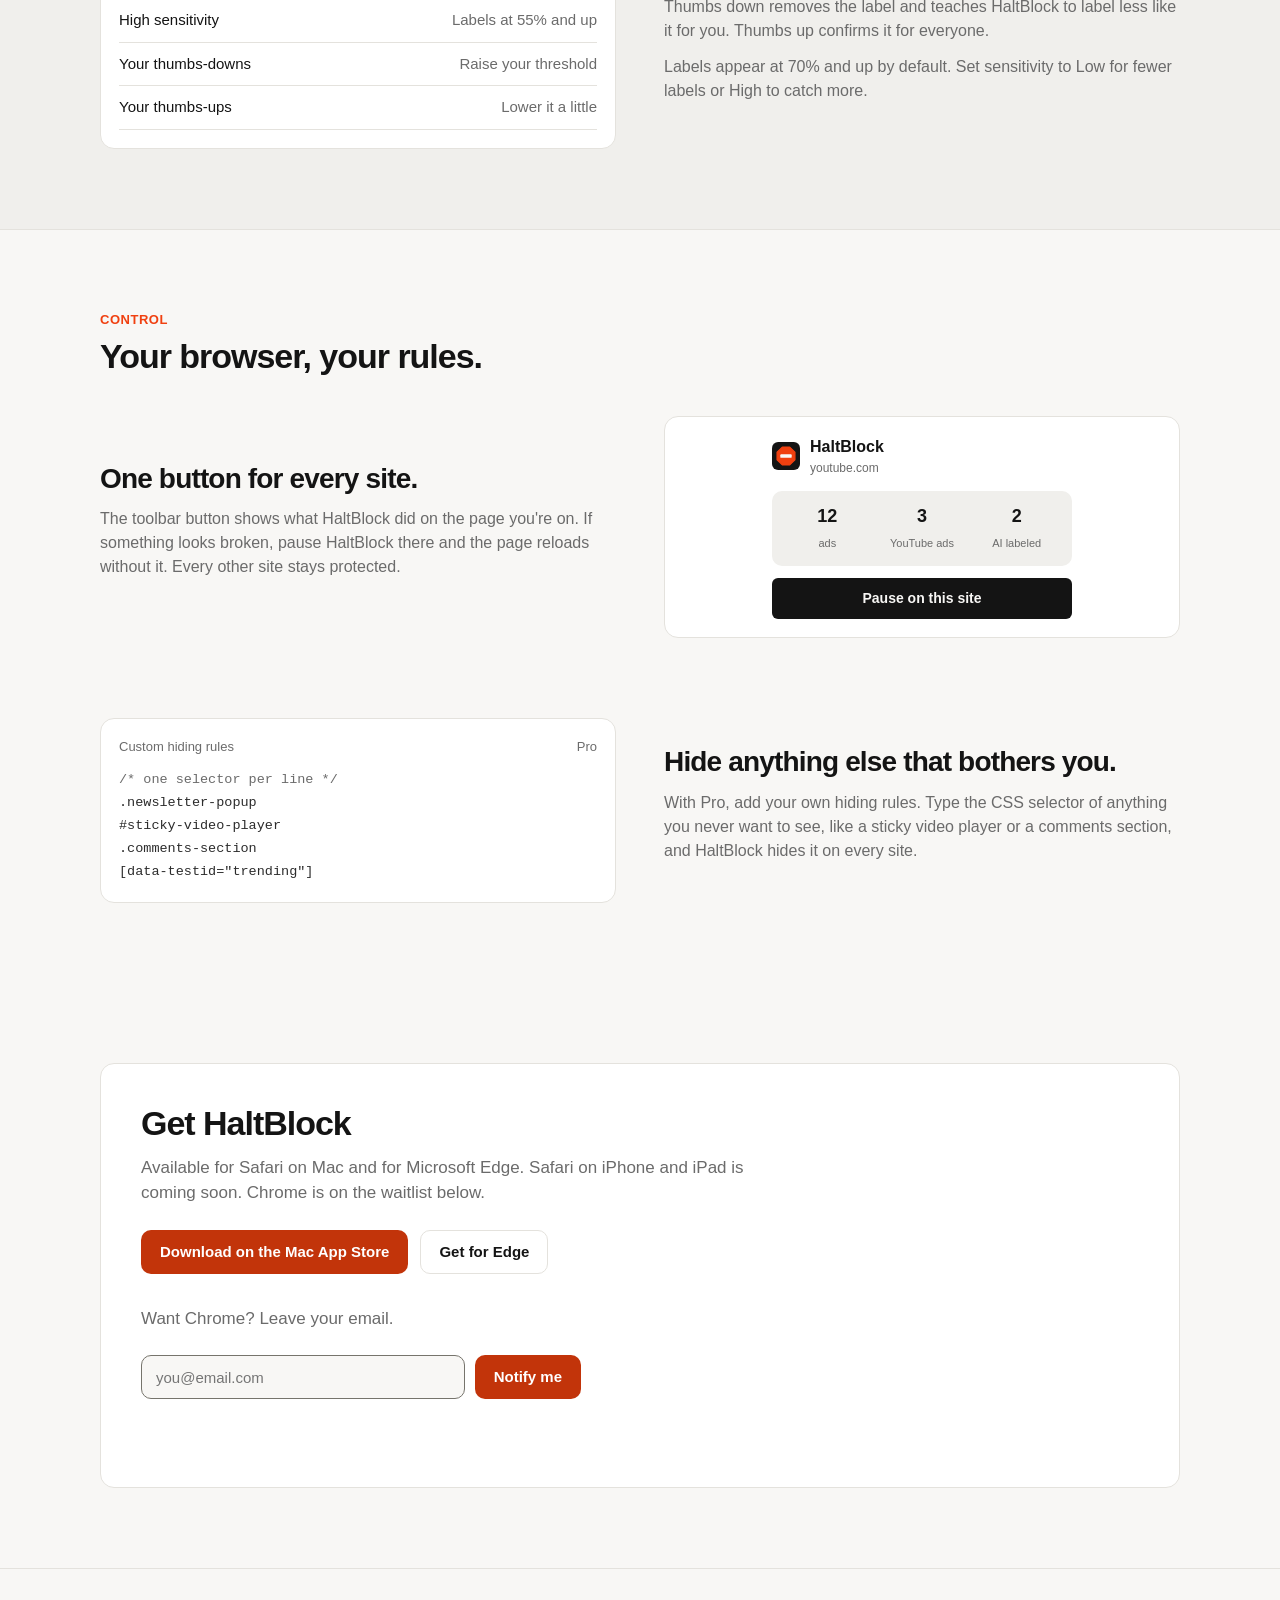
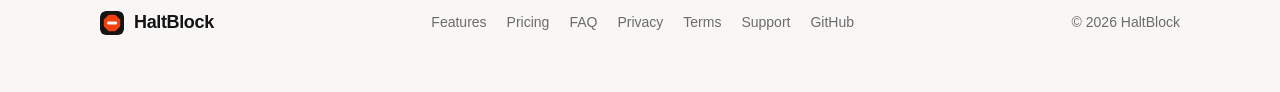
<file: features/index.html>
<!DOCTYPE html>
<html lang="en">
<head>
    <meta charset="utf-8">
    <meta name="viewport" content="width=device-width, initial-scale=1">
    <meta name="referrer" content="strict-origin-when-cross-origin">
    <meta http-equiv="Content-Security-Policy" content="default-src 'self'; script-src 'self' https://app.lemonsqueezy.com; style-src 'self' 'unsafe-inline'; img-src 'self' data:; font-src 'self'; connect-src 'self' https://lajxxqvvhaqkdothufyh.supabase.co; frame-src https://*.lemonsqueezy.com https://lemonsqueezy.com; base-uri 'self'; form-action 'self'; object-src 'none'">
    <title>Features — HaltBlock</title>
    <meta name="description" content="How HaltBlock blocks ads and trackers in Safari, cleans up YouTube, and labels AI-generated text, images and YouTube videos.">
    <meta property="og:title" content="Features — HaltBlock">
    <meta property="og:description" content="How HaltBlock blocks ads and trackers in Safari, cleans up YouTube, and labels AI-generated text, images and YouTube videos.">
    <meta property="og:type" content="website">
    <meta name="theme-color" media="(prefers-color-scheme: light)" content="#F8F7F5">
    <meta name="theme-color" media="(prefers-color-scheme: dark)" content="#0E0E0E">
    <link rel="icon" href="../assets/logo.svg" type="image/svg+xml">
    <link rel="stylesheet" href="../assets/style.css?v=10">
    <script src="../assets/main.js?v=10" defer></script>
</head>
<body>
    <nav class="nav">
        <div class="container nav-inner">
            <a href="../" class="brand"><img src="../assets/logo.svg" alt="" width="28" height="28"><span>HaltBlock</span></a>
            <div class="nav-links">
                <a href="../features/" aria-current="page">Features</a>
                <a href="../pricing/">Pricing</a>
                <a href="../faq/">FAQ</a>
                <a href="../support/">Support</a>
            </div>
            <a href="#download" class="button button-small">Get HaltBlock</a>
        </div>
    </nav>

    <header class="page-head">
        <div class="container">
            <span class="kicker">Features</span>
            <h1>Everything HaltBlock removes, and everything it labels.</h1>
            <p class="lead">HaltBlock does two jobs. It blocks ads and trackers for free, and with Pro it marks writing, images and videos that were probably made by AI.</p>
        </div>
    </header>

    <section id="ads" class="section">
        <div class="container">
            <div class="section-head">
                <span class="kicker">Ad blocking · Free</span>
                <h2>Ads never load in the first place.</h2>
                <p>Blocking happens in the browser's own network layer, before a page can download an ad. Pages get lighter, not heavier.</p>
            </div>

            <div class="rows">
                <div class="row">
                    <div class="row-copy">
                        <h3>Ads and trackers, blocked by the browser itself.</h3>
                        <p>HaltBlock uses the same filter lists as uBlock Origin: EasyList for ads and EasyPrivacy for trackers, over 100,000 rules in total. HaltBlock hands them to Safari, Chrome or Edge, which apply them natively. That's faster and easier on the battery than a blocker that inspects every page in JavaScript.</p>
                        <ul class="facts">
                            <li><span>Banner, sidebar and pop-up ads</span><span>EasyList</span></li>
                            <li><span>Analytics and tracking pixels</span><span>EasyPrivacy</span></li>
                            <li><span>Cookie banners and newsletter pop-ups</span><span>Optional</span></li>
                            <li><span>Filter updates</span><span>Automatic</span></li>
                        </ul>
                    </div>
                    <div class="panel">
                        <div class="panel-head"><span>riversidegazette.com</span><span>41 requests blocked</span></div>
                        <ul class="log requests">
                            <li><code>securepubads.g.doubleclick.net</code><em>blocked</em></li>
                            <li><code>pagead2.googlesyndication.com</code><em>blocked</em></li>
                            <li><code>c.amazon-adsystem.com</code><em>blocked</em></li>
                            <li><code>cdn.taboola.com</code><em>blocked</em></li>
                            <li><code>sb.scorecardresearch.com</code><em>blocked</em></li>
                            <li><code>static.hotjar.com</code><em>blocked</em></li>
                            <li><code>riversidegazette.com/article.js</code><span style="color: var(--muted); font-size: 13px">allowed</span></li>
                        </ul>
                    </div>
                </div>

                <div class="row flip">
                    <div class="row-copy">
                        <h3>Every kind of YouTube ad.</h3>
                        <p>YouTube sends ads inside the same data as the video. HaltBlock removes them from that data before the player reads it, so there's no ad to wait out and no black screen.</p>
                        <p>It also hides the ads YouTube puts in the home feed, search results, Shorts and the merch shelf under videos. If an ad still gets through after a YouTube update, HaltBlock mutes it and skips to the end.</p>
                        <p>With Pro, HaltBlock auto-skips sponsor reads, self-promo and subscribe reminders inside videos using SponsorBlock community data. You can turn that off in settings.</p>
                        <ul class="facts">
                            <li><span>Ads before and during videos</span><span>Removed</span></li>
                            <li><span>Feed, search and Shorts ads</span><span>Hidden</span></li>
                            <li><span>Banner and overlay ads</span><span>Hidden</span></li>
                            <li><span>Sponsor reads, self-promo, subscribe reminders</span><span>Skipped · Pro</span></li>
                        </ul>
                    </div>
                    <div class="panel">
                        <div class="player-screen"><span class="play"></span><span class="player-title">How I restored a 1974 camper van</span></div>
                        <div class="player-bar"><i class="played" style="width: 41%"></i><b class="gone" style="left: 0"></b><b class="gone" style="left: 47%"></b><b class="sponsor" style="left: 68%; width: 7%"></b></div>
                        <ul class="log">
                            <li><span>0:00</span>Pre-roll ad, 15s<em>removed</em></li>
                            <li><span>9:12</span>Mid-roll ad, 30s<em>removed</em></li>
                            <li><span>13:40</span>Sponsor read<em>skipped · Pro</em></li>
                        </ul>
                    </div>
                </div>

                <div class="row">
                    <div class="row-copy">
                        <h3>Sites don't see it coming.</h3>
                        <p>Many sites check whether their ads loaded and show a wall if they didn't. HaltBlock hides elements in a layer the page can't inspect, and it answers the common detection scripts the way they expect, so the wall never appears.</p>
                        <p>If a site still breaks, pause HaltBlock for that site from the toolbar button. It reloads without HaltBlock, and HaltBlock remembers your choice.</p>
                    </div>
                    <div class="panel">
                        <div class="nag">
                            <strong>It looks like you're using an ad blocker</strong>
                            <p>Please disable it to keep reading.</p>
                            <span>I've disabled it</span>
                        </div>
                        <p class="nag-caption">The screen you won't see.</p>
                    </div>
                </div>
            </div>
        </div>
    </section>

    <section id="labels" class="section section-alt">
        <div class="container">
            <div class="section-head">
                <span class="kicker">AI labels · Pro</span>
                <h2>Not a guess. A score you can check.</h2>
                <p>HaltBlock combines several independent signals into one percentage and shows it next to the content. It gets more accurate every time someone taps 👍 or 👎.</p>
            </div>

            <div class="how-grid">
                <ol class="signals">
                    <li>
                        <span class="num">1</span>
                        <div><h4>Labels the AI company added</h4><p>Under the EU AI Act and similar rules, more AI tools now tag what they make. HaltBlock checks Content Credentials (C2PA), IPTC "AI-generated" metadata and YouTube's altered-or-synthetic disclosure first. When a tag is there, HaltBlock is near-certain.</p></div>
                    </li>
                    <li>
                        <span class="num">2</span>
                        <div><h4>Analysis on your device</h4><p>Most AI text isn't tagged, so HaltBlock looks at phrasing, structure and rhythm, right on your device. Nothing you read is uploaded. On Apple devices with Apple Intelligence, Pro can run a second, deeper check.</p></div>
                    </li>
                    <li>
                        <span class="num">3</span>
                        <div><h4>Votes from other people</h4><p>Every 👍 and 👎 sends a content fingerprint, the site domain, the vote, a random install ID, the content type, score, and platform. The content itself is only sent if sample sharing is on. When enough people agree, everyone's label gets more accurate.</p></div>
                    </li>
                </ol>

                <div class="label-demo">
                    <p class="demo-caption">Try it</p>
                    <div class="demo-card">
                        <div class="blok-badge large"><span class="pip"></span>AI text · 80% likely<button data-demo="up">👍</button><button data-demo="down">👎</button><button data-demo="hide">Hide</button></div>
                        <p class="demo-text" id="demo-text">Unlock the secrets of productivity with these game-changing strategies that will revolutionize the way you work, foster creativity, and elevate your daily routine.</p>
                        <p class="demo-hint" id="demo-hint">Try the buttons. This is only an example; votes here aren't saved.</p>
                    </div>
                    <div class="meter visible">
                        <div class="meter-row"><span>Metadata</span><div class="bar"><i style="--w:20%"></i></div></div>
                        <div class="meter-row"><span>Writing style</span><div class="bar"><i style="--w:88%"></i></div></div>
                        <div class="meter-row"><span>Community</span><div class="bar"><i style="--w:74%"></i></div></div>
                    </div>
                </div>
            </div>

            <div class="rows" style="margin-top: 112px">
                <div class="row">
                    <div class="row-copy">
                        <h3>Images and videos too.</h3>
                        <p>Images from Midjourney, DALL·E, Firefly, Google and others often carry a signature saying they were generated. HaltBlock reads it and labels the image, even when the page doesn't mention it.</p>
                        <p>On YouTube, HaltBlock reads the uploader's "altered or synthetic content" disclosure, looks at the title and description, and adds what other viewers voted.</p>
                    </div>
                    <div class="panel">
                        <div class="mock-row">
                            <figure class="mock-image">
                                <div class="blok-badge overlay"><span class="pip"></span>AI image · 99%</div>
                                <div class="art art-1" style="filter: saturate(0.7)"></div>
                            </figure>
                            <figure class="mock-video">
                                <div class="blok-badge overlay amber"><span class="pip"></span>AI video · 80%</div>
                                <div class="art art-2"><span class="play"></span></div>
                                <figcaption>Ancient city rises from the ocean</figcaption>
                            </figure>
                        </div>
                        <ul class="facts" style="margin-top: 18px">
                            <li><span>Image signed by Adobe Firefly</span><span>Content Credentials</span></li>
                            <li><span>Video marked synthetic by uploader</span><span>YouTube disclosure</span></li>
                        </ul>
                    </div>
                </div>

                <div class="row flip">
                    <div class="row-copy">
                        <h3>You decide what happens next.</h3>
                        <p>Labels never remove anything. Hide blurs the post until you tap Show. Thumbs down removes the label and teaches HaltBlock to label less like it for you. Thumbs up confirms it for everyone.</p>
                        <p>Labels appear at 70% and up by default. Set sensitivity to Low for fewer labels or High to catch more.</p>
                    </div>
                    <div class="panel">
                        <ul class="facts" style="margin-top: 0">
                            <li><span>Low sensitivity</span><span>Labels at 85% and up</span></li>
                            <li><span>Medium (default)</span><span>Labels at 70% and up</span></li>
                            <li><span>High sensitivity</span><span>Labels at 55% and up</span></li>
                            <li><span>Your thumbs-downs</span><span>Raise your threshold</span></li>
                            <li><span>Your thumbs-ups</span><span>Lower it a little</span></li>
                        </ul>
                    </div>
                </div>
            </div>
        </div>
    </section>

    <section id="control" class="section">
        <div class="container">
            <div class="section-head">
                <span class="kicker">Control</span>
                <h2>Your browser, your rules.</h2>
            </div>

            <div class="rows">
                <div class="row">
                    <div class="row-copy">
                        <h3>One button for every site.</h3>
                        <p>The toolbar button shows what HaltBlock did on the page you're on. If something looks broken, pause HaltBlock there and the page reloads without it. Every other site stays protected.</p>
                    </div>
                    <div class="panel">
                        <div class="popup">
                            <div class="popup-head"><img src="../assets/logo.svg" alt="" width="28" height="28"><div>HaltBlock<small>youtube.com</small></div></div>
                            <div class="popup-stats">
                                <div><b>12</b><span>ads</span></div>
                                <div><b>3</b><span>YouTube ads</span></div>
                                <div><b>2</b><span>AI labeled</span></div>
                            </div>
                            <div class="popup-button">Pause on this site</div>
                        </div>
                    </div>
                </div>

                <div class="row flip">
                    <div class="row-copy">
                        <h3>Hide anything else that bothers you.</h3>
                        <p>With Pro, add your own hiding rules. Type the CSS selector of anything you never want to see, like a sticky video player or a comments section, and HaltBlock hides it on every site.</p>
                    </div>
                    <div class="panel">
                        <div class="panel-head"><span>Custom hiding rules</span><span>Pro</span></div>
<pre class="code"><span class="c">/* one selector per line */</span>
.newsletter-popup
#sticky-video-player
.comments-section
[data-testid="trending"]</pre>
                    </div>
                </div>
            </div>
        </div>
    </section>

    <section id="download" class="section cta">
        <div class="container">
            <div class="cta-block">
                <h2>Get HaltBlock</h2>
                <p>Available for Safari on Mac and for Microsoft Edge. Safari on iPhone and iPad is coming soon. Chrome is on the waitlist below.</p>
                <div class="download-actions">
                    <a class="button" href="https://apps.apple.com/us/app/haltblock-ai-ad-blocker/id6819837838?mt=12" rel="noopener noreferrer">Download on the Mac App Store</a>
                    <a class="button button-ghost" href="https://microsoftedge.microsoft.com/addons/detail/nmaakingkhcmhkjenjofkkhcdcbfdnhn" rel="noopener noreferrer">Get for Edge</a>
                </div>
                <p class="notify-label">Want Chrome? Leave your email.</p>
                <form class="notify" id="notify">
                    <input type="email" placeholder="you@email.com" required maxlength="254" autocomplete="email" aria-label="Email address">
                    <button class="button" type="submit">Notify me</button>
                </form>
                <p class="notify-msg" id="notify-msg" aria-live="polite"></p>
            </div>
        </div>
    </section>

    <footer class="footer">
        <div class="container footer-inner">
            <a href="../" class="brand"><img src="../assets/logo.svg" alt="" width="24" height="24"><span>HaltBlock</span></a>
            <div class="footer-links">
                <a href="../features/">Features</a>
                <a href="../pricing/">Pricing</a>
                <a href="../faq/">FAQ</a>
                <a href="../privacy/">Privacy</a>
                <a href="../terms/">Terms</a>
                <a href="../support/">Support</a>
                <a href="https://github.com/ErdTheTurd/blok">GitHub</a>
            </div>
            <p>&copy; <span id="year">2026</span> HaltBlock</p>
        </div>
    </footer>
</body>
</html>
</file>
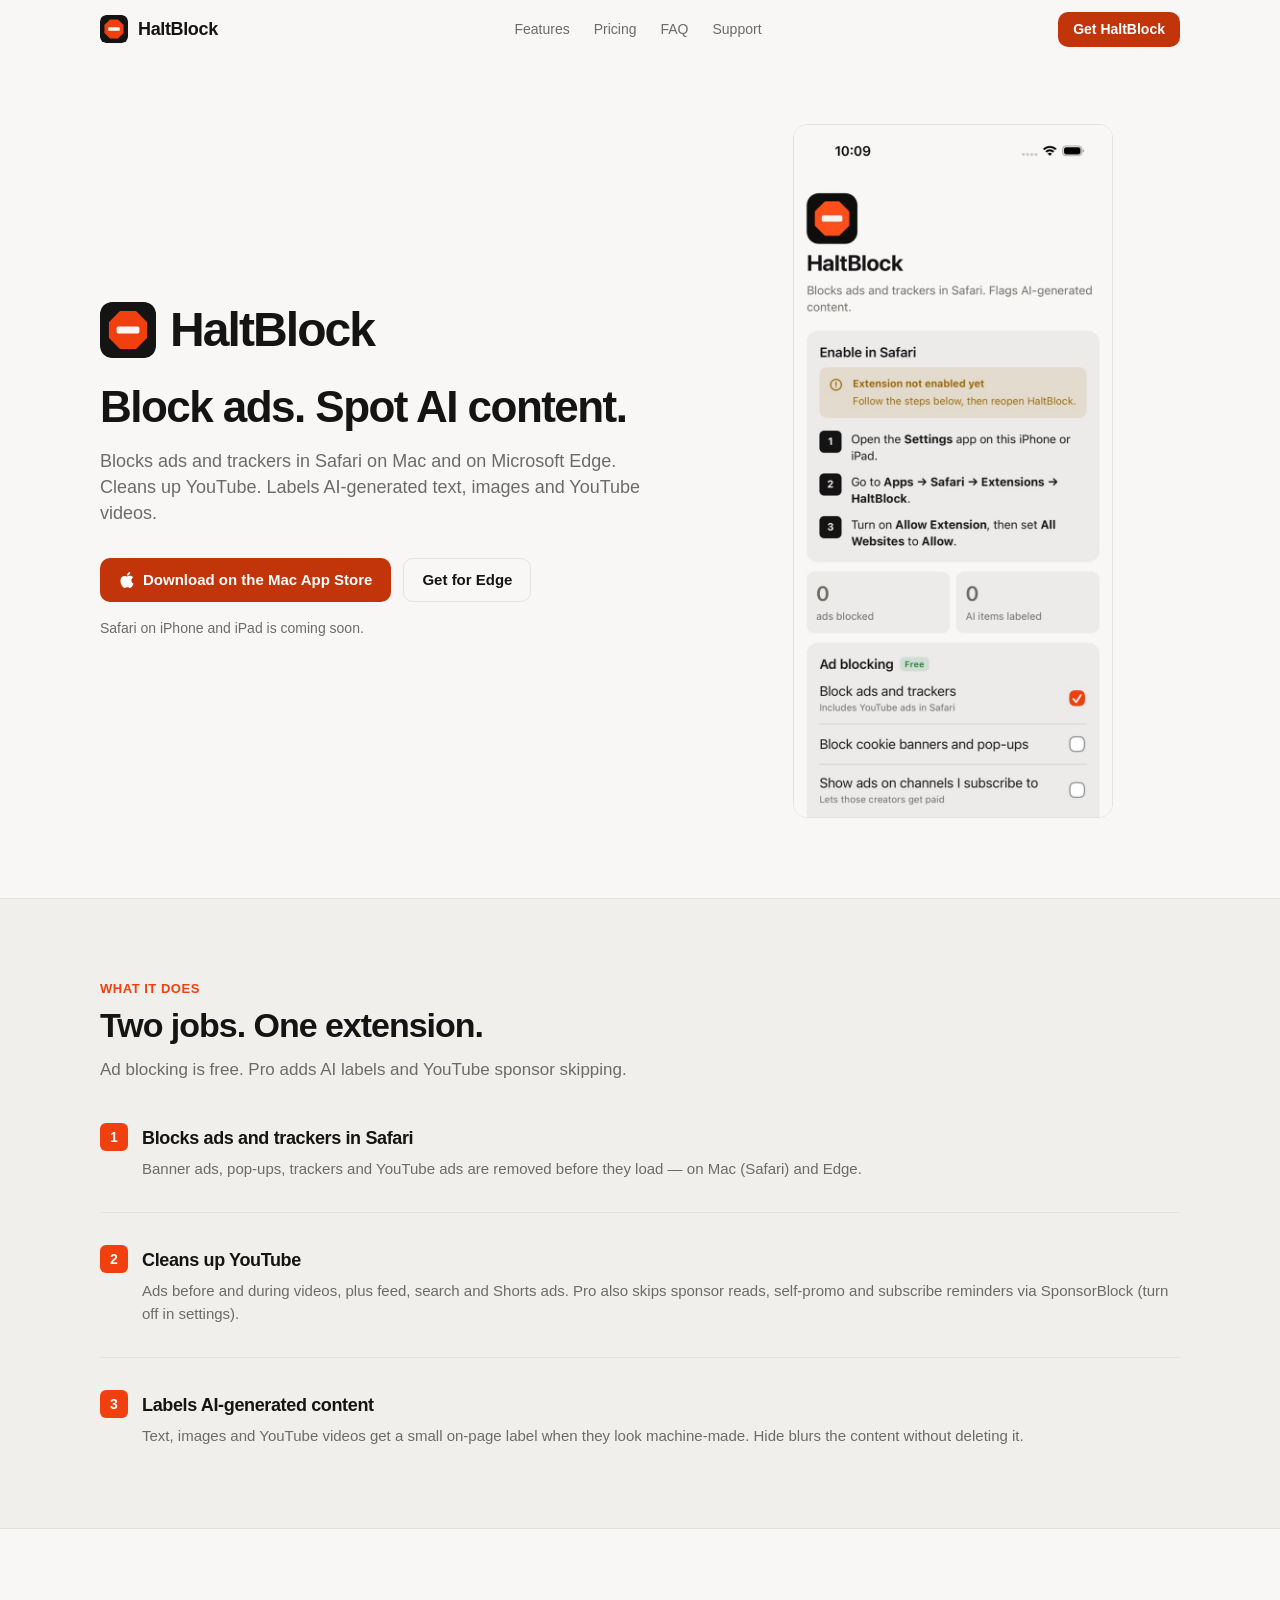
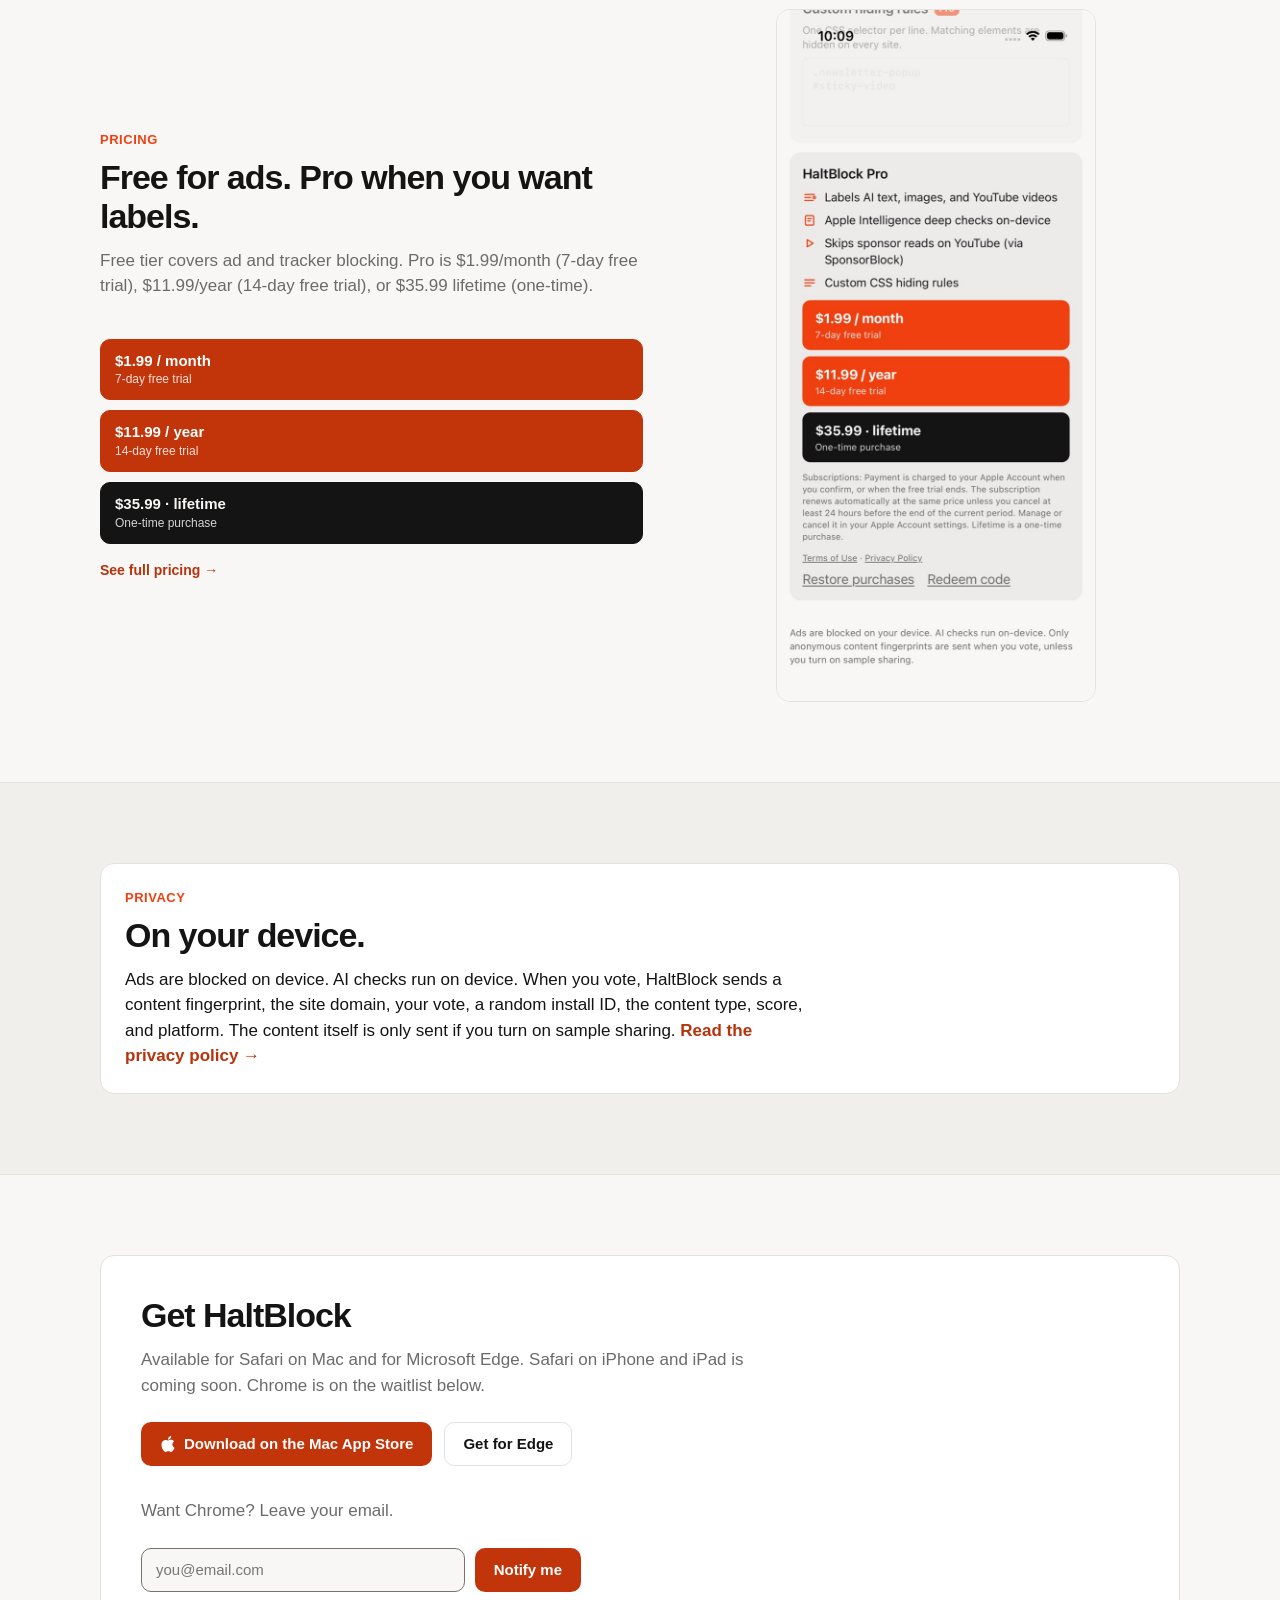
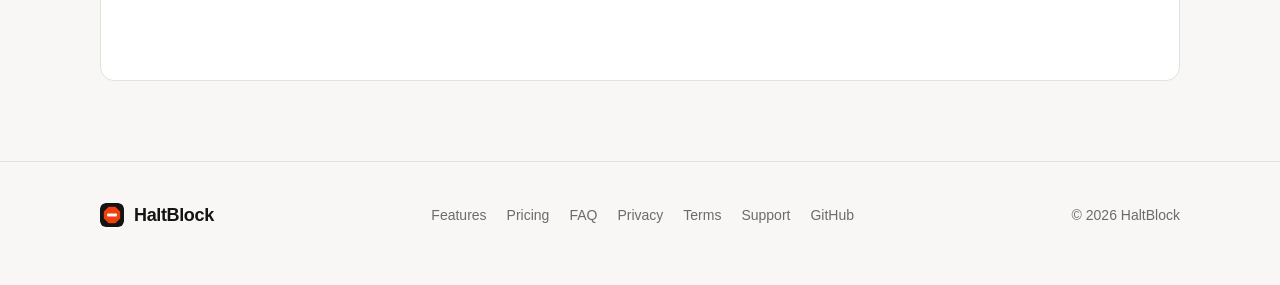
<file: home/index.html>
<!DOCTYPE html>
<html lang="en">
<head>
    <meta charset="utf-8">
    <title>HaltBlock</title>
    <meta http-equiv="refresh" content="0; url=../">
    <link rel="canonical" href="../">
</head>
<body>
    <p>This page moved to <a href="../">../</a>.</p>
</body>
</html>
</file>
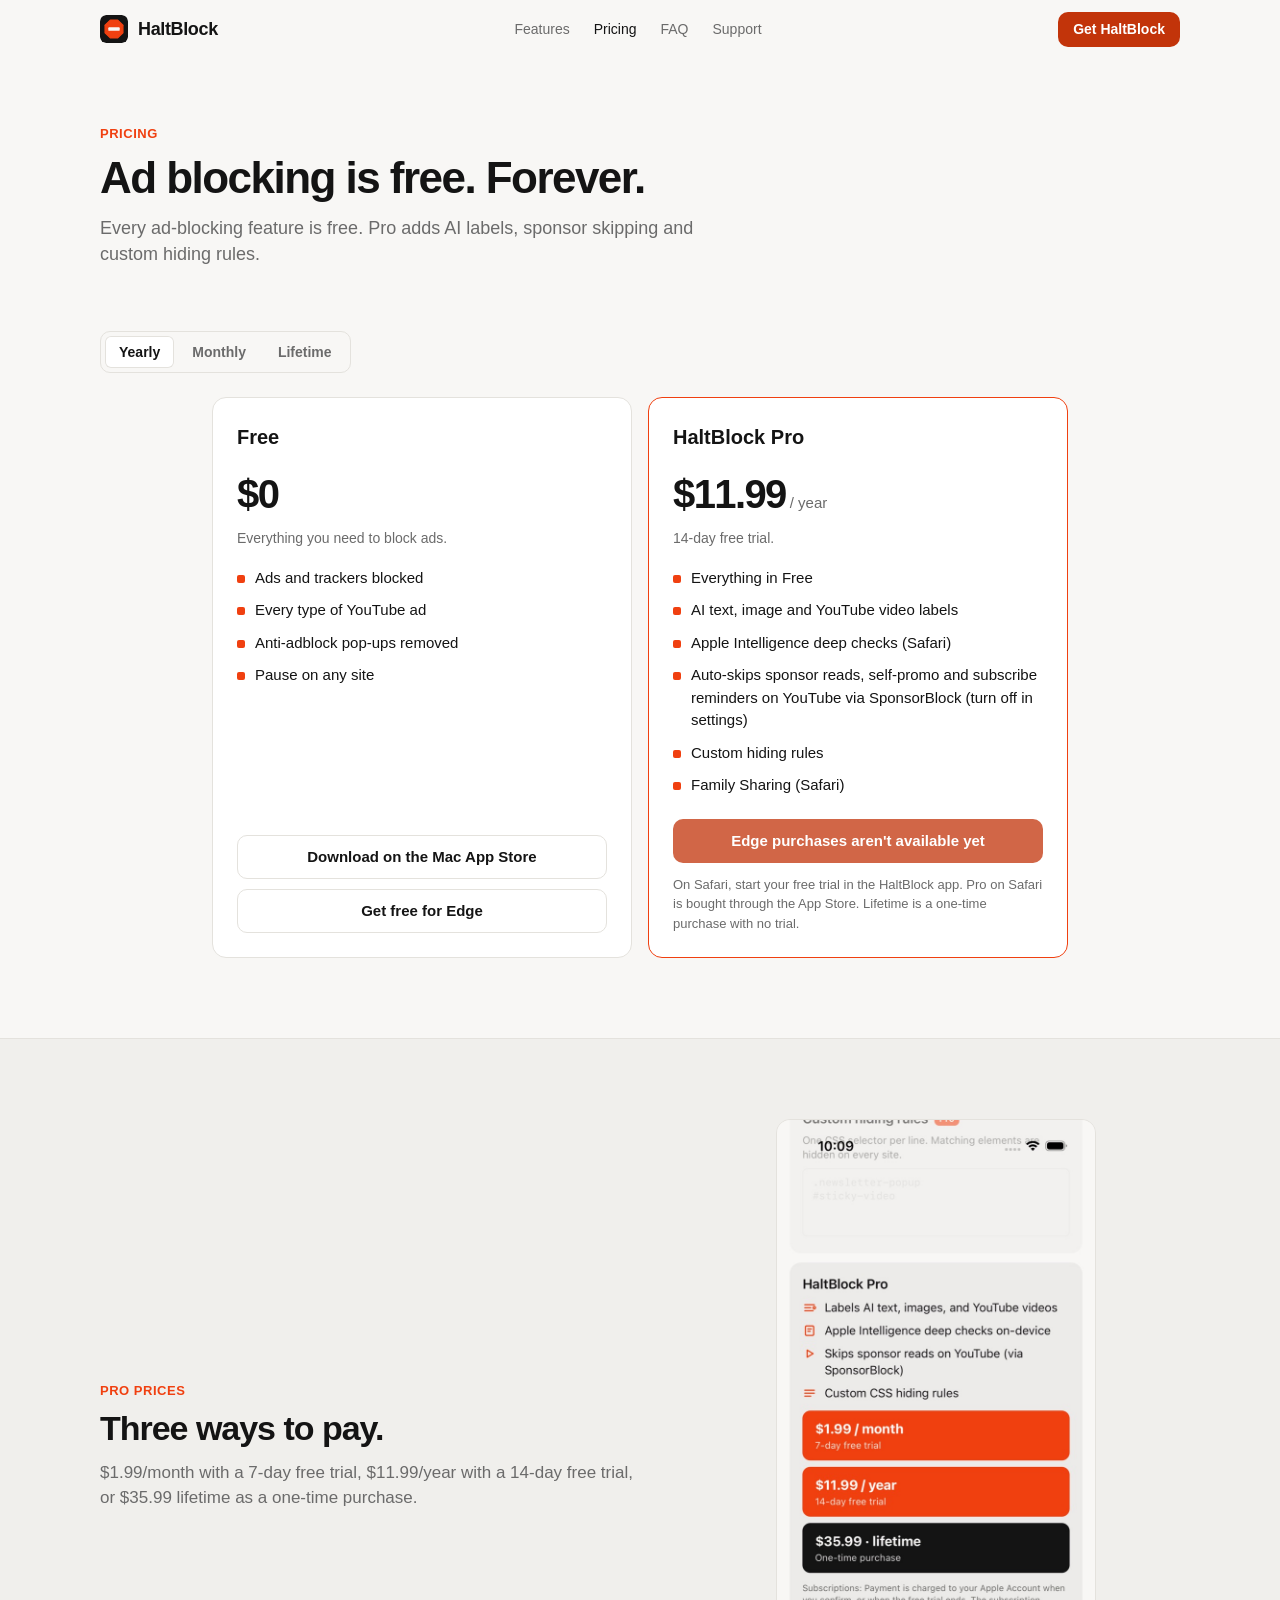
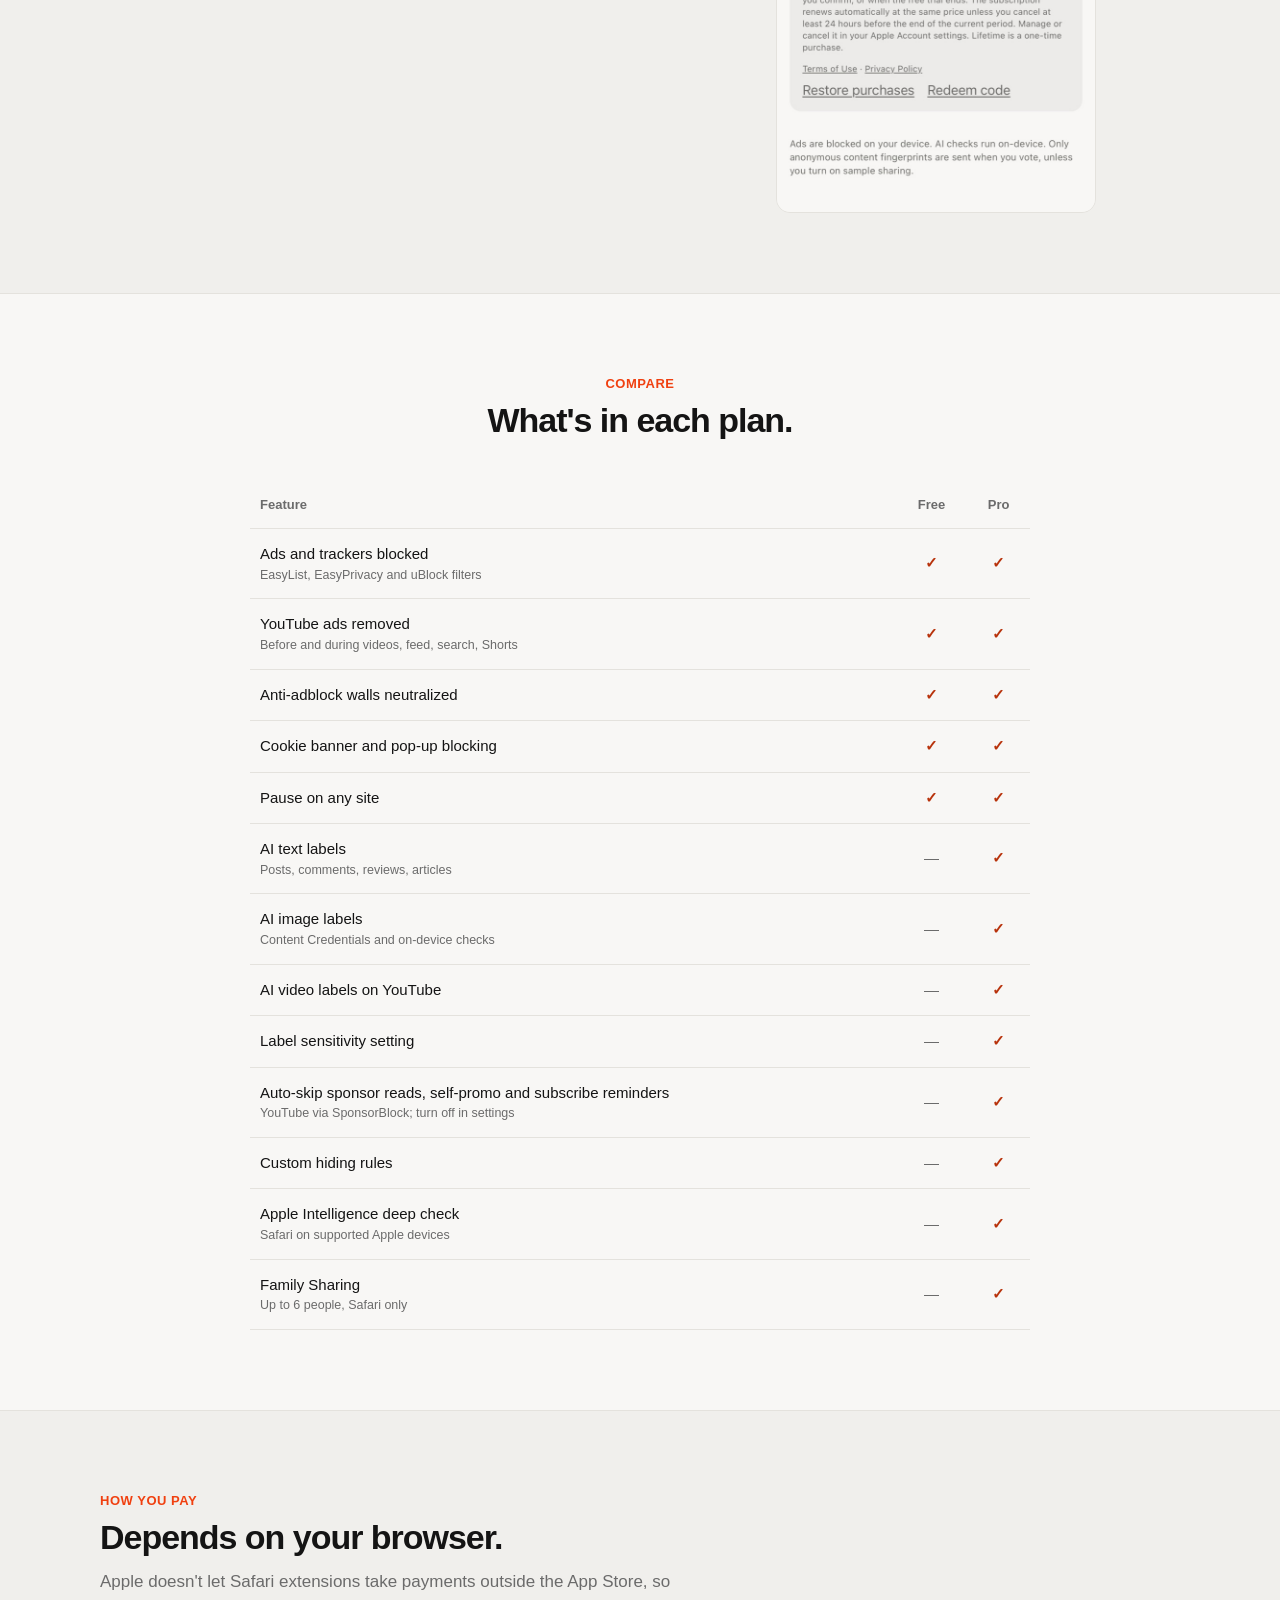
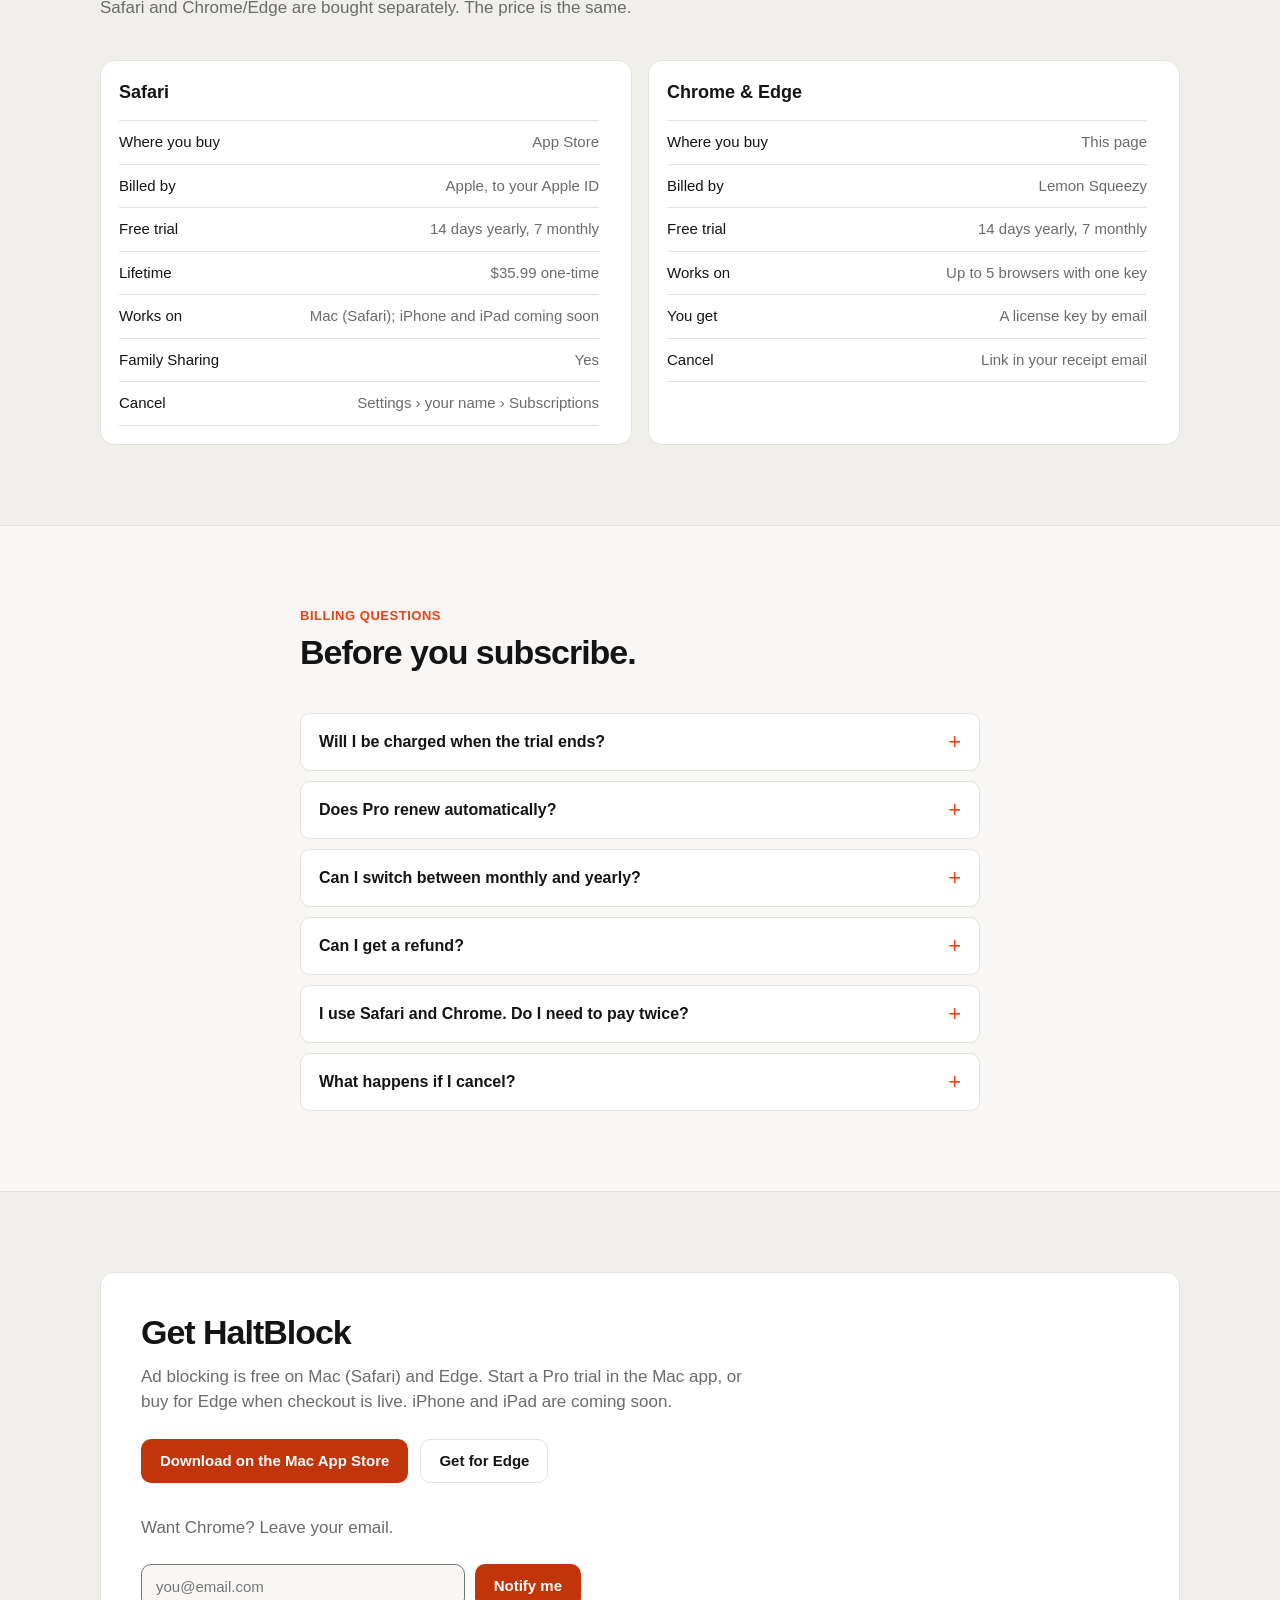
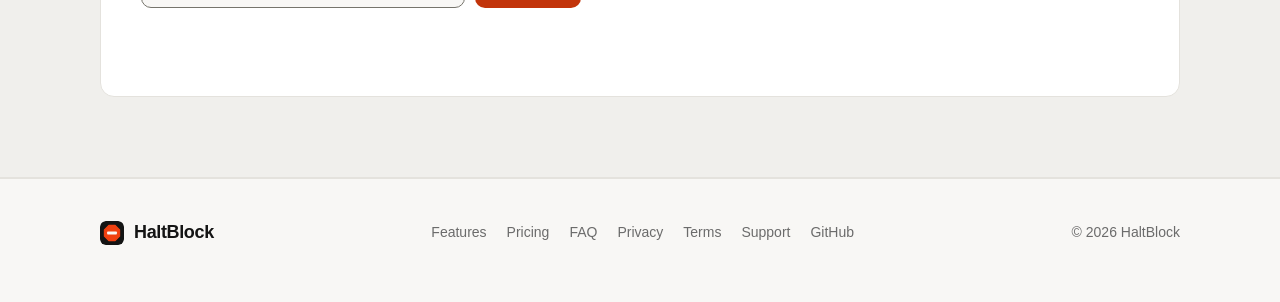
<file: pricing/index.html>
<!DOCTYPE html>
<html lang="en">
<head>
    <meta charset="utf-8">
    <meta name="viewport" content="width=device-width, initial-scale=1">
    <meta name="referrer" content="strict-origin-when-cross-origin">
    <meta http-equiv="Content-Security-Policy" content="default-src 'self'; script-src 'self' https://app.lemonsqueezy.com; style-src 'self' 'unsafe-inline'; img-src 'self' data:; font-src 'self'; connect-src 'self' https://lajxxqvvhaqkdothufyh.supabase.co; frame-src https://*.lemonsqueezy.com https://lemonsqueezy.com; base-uri 'self'; form-action 'self'; object-src 'none'">
    <title>Pricing — HaltBlock</title>
    <meta name="description" content="Ad blocking is free. HaltBlock Pro is $1.99/month (7-day free trial), $11.99/year (14-day free trial), or $35.99 lifetime.">
    <meta property="og:title" content="Pricing — HaltBlock">
    <meta property="og:description" content="Ad blocking is free. HaltBlock Pro is $1.99/month (7-day free trial), $11.99/year (14-day free trial), or $35.99 lifetime.">
    <meta property="og:type" content="website">
    <meta name="theme-color" media="(prefers-color-scheme: light)" content="#F8F7F5">
    <meta name="theme-color" media="(prefers-color-scheme: dark)" content="#0E0E0E">
    <link rel="icon" href="../assets/logo.svg" type="image/svg+xml">
    <link rel="stylesheet" href="../assets/style.css?v=10">
    <script src="../assets/main.js?v=10" defer></script>
</head>
<body>
    <nav class="nav">
        <div class="container nav-inner">
            <a href="../" class="brand"><img src="../assets/logo.svg" alt="" width="28" height="28"><span>HaltBlock</span></a>
            <div class="nav-links">
                <a href="../features/">Features</a>
                <a href="../pricing/" aria-current="page">Pricing</a>
                <a href="../faq/">FAQ</a>
                <a href="../support/">Support</a>
            </div>
            <a href="#download" class="button button-small">Get HaltBlock</a>
        </div>
    </nav>

    <header class="page-head">
        <div class="container">
            <span class="kicker">Pricing</span>
            <h1>Ad blocking is free. Forever.</h1>
            <p class="lead">Every ad-blocking feature is free. Pro adds AI labels, sponsor skipping and custom hiding rules.</p>
        </div>
    </header>

    <section class="section" style="padding-top: 40px">
        <div class="container">
            <div class="billing-toggle" role="group" aria-label="Billing period">
                <button class="active" data-billing="yearly" aria-pressed="true">Yearly</button>
                <button data-billing="monthly" aria-pressed="false">Monthly</button>
                <button data-billing="lifetime" aria-pressed="false">Lifetime</button>
            </div>

            <div class="plans">
                <div class="plan">
                    <h3>Free</h3>
                    <p class="price"><span>$0</span></p>
                    <p class="plan-sub">Everything you need to block ads.</p>
                    <ul>
                        <li>Ads and trackers blocked</li>
                        <li>Every type of YouTube ad</li>
                        <li>Anti-adblock pop-ups removed</li>
                        <li>Pause on any site</li>
                    </ul>
                    <div class="plan-actions">
                        <a href="https://apps.apple.com/us/app/haltblock-ai-ad-blocker/id6819837838?mt=12" class="button button-ghost button-block" rel="noopener noreferrer">Download on the Mac App Store</a>
                        <a href="https://microsoftedge.microsoft.com/addons/detail/nmaakingkhcmhkjenjofkkhcdcbfdnhn" class="button button-ghost button-block" rel="noopener noreferrer">Get free for Edge</a>
                    </div>
                </div>

                <div class="plan plan-pro">
                    <h3>HaltBlock Pro</h3>
                    <p class="price"><span id="price">$11.99</span><small id="price-period">/ year</small></p>
                    <p class="plan-sub" id="price-sub">14-day free trial.</p>
                    <ul>
                        <li>Everything in Free</li>
                        <li>AI text, image and YouTube video labels</li>
                        <li>Apple Intelligence deep checks (Safari)</li>
                        <li>Auto-skips sponsor reads, self-promo and subscribe reminders on YouTube via SponsorBlock (turn off in settings)</li>
                        <li>Custom hiding rules</li>
                        <li>Family Sharing (Safari)</li>
                    </ul>
                    <a href="#download" class="button button-block" id="buy-chromium">Buy for Edge</a>
                    <p class="plan-note">On Safari, start your free trial in the HaltBlock app. Pro on Safari is bought through the App Store. Lifetime is a one-time purchase with no trial.</p>
                </div>
            </div>
        </div>
    </section>

    <section class="section section-alt">
        <div class="container split">
            <div>
                <div class="section-head">
                    <span class="kicker">Pro prices</span>
                    <h2>Three ways to pay.</h2>
                    <p>$1.99/month with a 7-day free trial, $11.99/year with a 14-day free trial, or $35.99 lifetime as a one-time purchase.</p>
                </div>
            </div>
            <figure class="shot shot-wide">
                <img src="../assets/shots/paywall-light.jpg" width="662" height="1440" alt="HaltBlock Pro paywall with monthly, yearly and lifetime options">
            </figure>
        </div>
    </section>

    <section class="section">
        <div class="container">
            <div class="section-head center">
                <span class="kicker">Compare</span>
                <h2>What's in each plan.</h2>
            </div>
            <table class="compare-table">
                <thead>
                    <tr><th>Feature</th><th>Free</th><th>Pro</th></tr>
                </thead>
                <tbody>
                    <tr><td>Ads and trackers blocked<small>EasyList, EasyPrivacy and uBlock filters</small></td><td class="yes">✓</td><td class="yes">✓</td></tr>
                    <tr><td>YouTube ads removed<small>Before and during videos, feed, search, Shorts</small></td><td class="yes">✓</td><td class="yes">✓</td></tr>
                    <tr><td>Anti-adblock walls neutralized</td><td class="yes">✓</td><td class="yes">✓</td></tr>
                    <tr><td>Cookie banner and pop-up blocking</td><td class="yes">✓</td><td class="yes">✓</td></tr>
                    <tr><td>Pause on any site</td><td class="yes">✓</td><td class="yes">✓</td></tr>
                    <tr><td>AI text labels<small>Posts, comments, reviews, articles</small></td><td class="no">—</td><td class="yes">✓</td></tr>
                    <tr><td>AI image labels<small>Content Credentials and on-device checks</small></td><td class="no">—</td><td class="yes">✓</td></tr>
                    <tr><td>AI video labels on YouTube</td><td class="no">—</td><td class="yes">✓</td></tr>
                    <tr><td>Label sensitivity setting</td><td class="no">—</td><td class="yes">✓</td></tr>
                    <tr><td>Auto-skip sponsor reads, self-promo and subscribe reminders<small>YouTube via SponsorBlock; turn off in settings</small></td><td class="no">—</td><td class="yes">✓</td></tr>
                    <tr><td>Custom hiding rules</td><td class="no">—</td><td class="yes">✓</td></tr>
                    <tr><td>Apple Intelligence deep check<small>Safari on supported Apple devices</small></td><td class="no">—</td><td class="yes">✓</td></tr>
                    <tr><td>Family Sharing<small>Up to 6 people, Safari only</small></td><td class="no">—</td><td class="yes">✓</td></tr>
                </tbody>
            </table>
        </div>
    </section>

    <section class="section section-alt">
        <div class="container">
            <div class="section-head">
                <span class="kicker">How you pay</span>
                <h2>Depends on your browser.</h2>
                <p>Apple doesn't let Safari extensions take payments outside the App Store, so Safari and Chrome/Edge are bought separately. The price is the same.</p>
            </div>
            <div class="pay-grid">
                <div class="panel">
                    <h3>Safari</h3>
                    <ul class="facts" style="margin-top: 0">
                        <li><span>Where you buy</span><span>App Store</span></li>
                        <li><span>Billed by</span><span>Apple, to your Apple ID</span></li>
                        <li><span>Free trial</span><span>14 days yearly, 7 monthly</span></li>
                        <li><span>Lifetime</span><span>$35.99 one-time</span></li>
                        <li><span>Works on</span><span>Mac (Safari); iPhone and iPad coming soon</span></li>
                        <li><span>Family Sharing</span><span>Yes</span></li>
                        <li><span>Cancel</span><span>Settings › your name › Subscriptions</span></li>
                    </ul>
                </div>
                <div class="panel">
                    <h3>Chrome &amp; Edge</h3>
                    <ul class="facts" style="margin-top: 0">
                        <li><span>Where you buy</span><span>This page</span></li>
                        <li><span>Billed by</span><span>Lemon Squeezy</span></li>
                        <li><span>Free trial</span><span>14 days yearly, 7 monthly</span></li>
                        <li><span>Works on</span><span>Up to 5 browsers with one key</span></li>
                        <li><span>You get</span><span>A license key by email</span></li>
                        <li><span>Cancel</span><span>Link in your receipt email</span></li>
                    </ul>
                </div>
            </div>
        </div>
    </section>

    <section class="section">
        <div class="container narrow">
            <div class="section-head">
                <span class="kicker">Billing questions</span>
                <h2>Before you subscribe.</h2>
            </div>
            <div class="faq">
                <details>
                    <summary>Will I be charged when the trial ends?</summary>
                    <p>Yes, unless you cancel before it ends: 14 days on the yearly plan, 7 on monthly. Canceling during the trial costs nothing, and you can keep using Pro until the trial ends. Lifetime has no trial.</p>
                </details>
                <details>
                    <summary>Does Pro renew automatically?</summary>
                    <p>Monthly and yearly plans renew until you cancel. Lifetime is a one-time purchase and does not renew. You keep a subscription until the end of the period you've paid for.</p>
                </details>
                <details>
                    <summary>Can I switch between monthly and yearly?</summary>
                    <p>Yes. On Safari, change plans in your Apple ID subscriptions. On Chrome and Edge, use the manage link in your receipt email. The change takes effect at your next renewal.</p>
                </details>
                <details>
                    <summary>Can I get a refund?</summary>
                    <p>For Safari, refunds are handled by Apple at reportaproblem.apple.com. For Chrome and Edge, reply to your receipt email and we'll sort it out.</p>
                </details>
                <details>
                    <summary>I use Safari and Chrome. Do I need to pay twice?</summary>
                    <p>For Pro on both, yes, because Apple and Lemon Squeezy can't see each other's purchases. Ad blocking is free on both, so most people only buy Pro where they browse the most.</p>
                </details>
                <details>
                    <summary>What happens if I cancel?</summary>
                    <p>Pro features turn off at the end of your paid period. Ad blocking keeps working for free, and your settings stay as they were in case you come back.</p>
                </details>
            </div>
        </div>
    </section>

    <section id="download" class="section section-alt">
        <div class="container">
            <div class="cta-block">
                <h2>Get HaltBlock</h2>
                <p>Ad blocking is free on Mac (Safari) and Edge. Start a Pro trial in the Mac app, or buy for Edge when checkout is live. iPhone and iPad are coming soon.</p>
                <div class="download-actions">
                    <a class="button" href="https://apps.apple.com/us/app/haltblock-ai-ad-blocker/id6819837838?mt=12" rel="noopener noreferrer">Download on the Mac App Store</a>
                    <a class="button button-ghost" href="https://microsoftedge.microsoft.com/addons/detail/nmaakingkhcmhkjenjofkkhcdcbfdnhn" rel="noopener noreferrer">Get for Edge</a>
                </div>
                <p class="notify-label">Want Chrome? Leave your email.</p>
                <form class="notify" id="notify">
                    <input type="email" placeholder="you@email.com" required maxlength="254" autocomplete="email" aria-label="Email address">
                    <button class="button" type="submit">Notify me</button>
                </form>
                <p class="notify-msg" id="notify-msg" aria-live="polite"></p>
            </div>
        </div>
    </section>

    <footer class="footer">
        <div class="container footer-inner">
            <a href="../" class="brand"><img src="../assets/logo.svg" alt="" width="24" height="24"><span>HaltBlock</span></a>
            <div class="footer-links">
                <a href="../features/">Features</a>
                <a href="../pricing/">Pricing</a>
                <a href="../faq/">FAQ</a>
                <a href="../privacy/">Privacy</a>
                <a href="../terms/">Terms</a>
                <a href="../support/">Support</a>
                <a href="https://github.com/ErdTheTurd/blok">GitHub</a>
            </div>
            <p>&copy; <span id="year">2026</span> HaltBlock</p>
        </div>
    </footer>
</body>
</html>
</file>
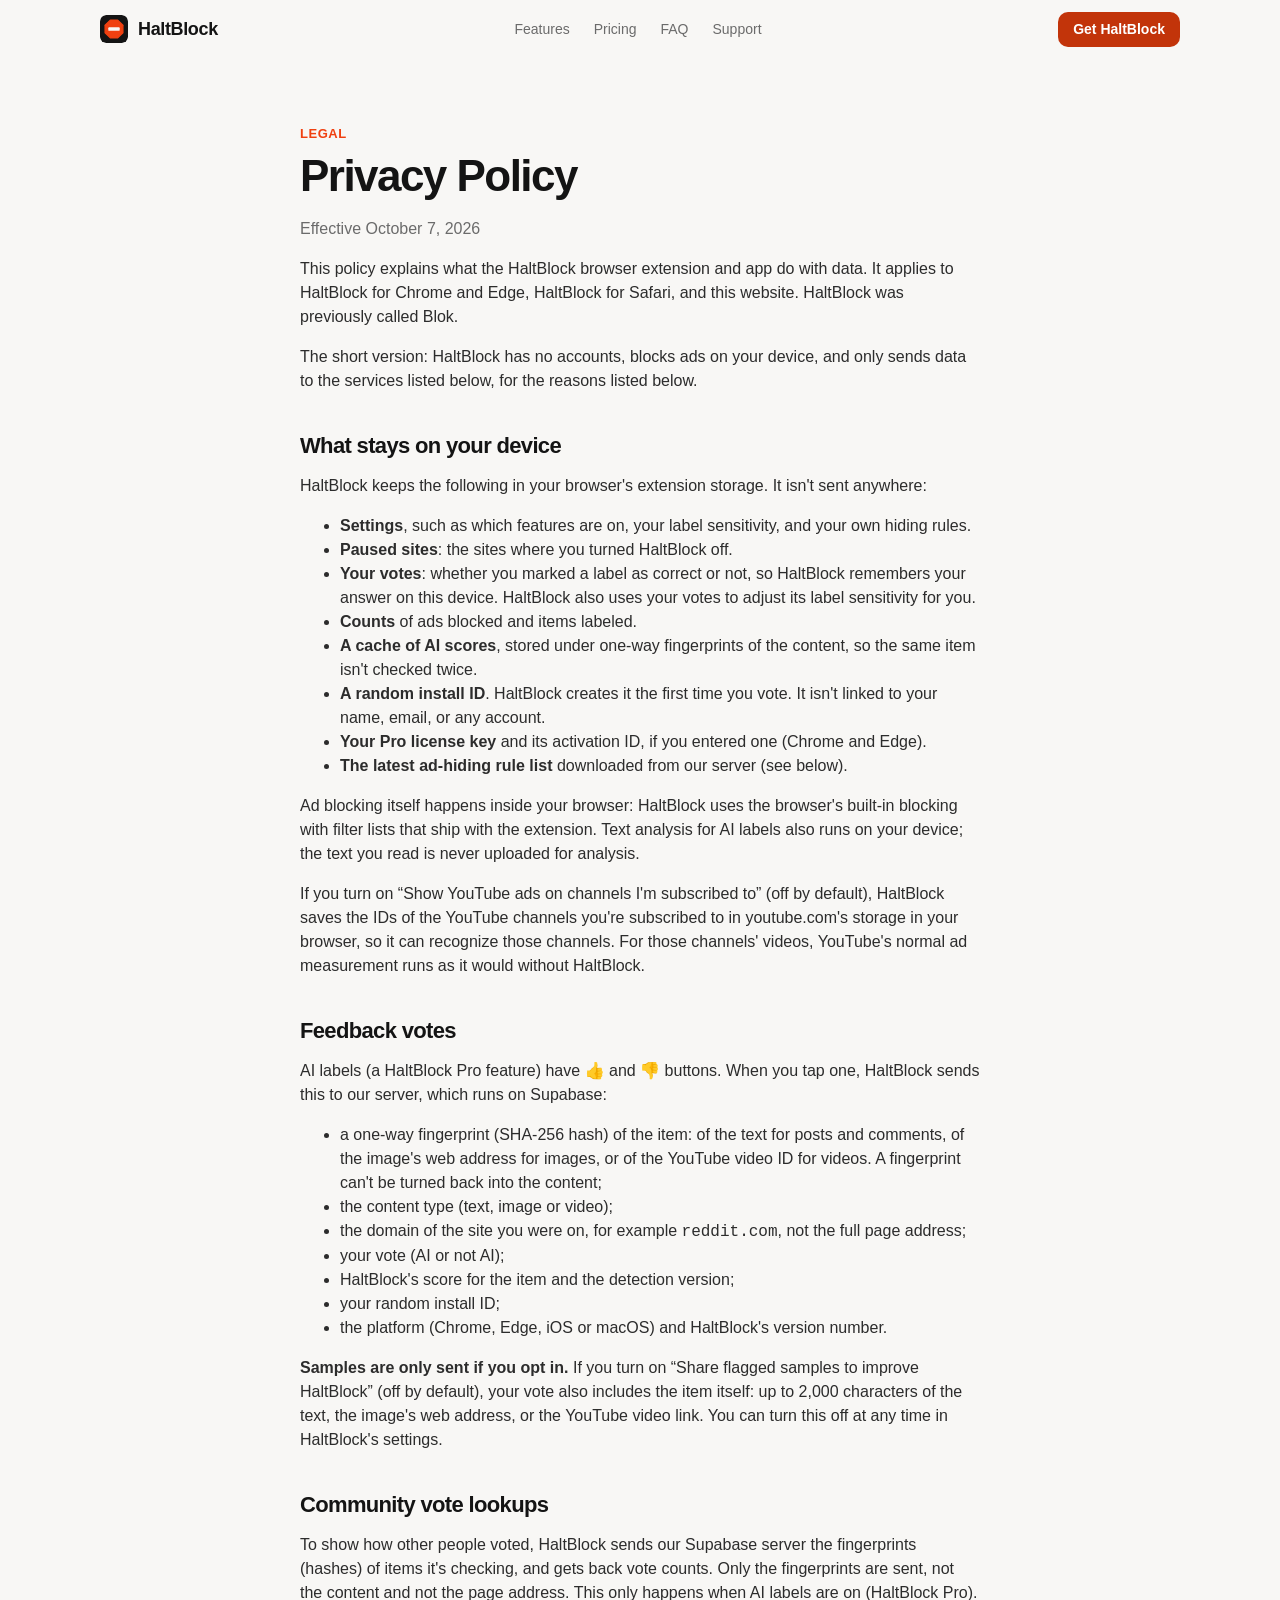
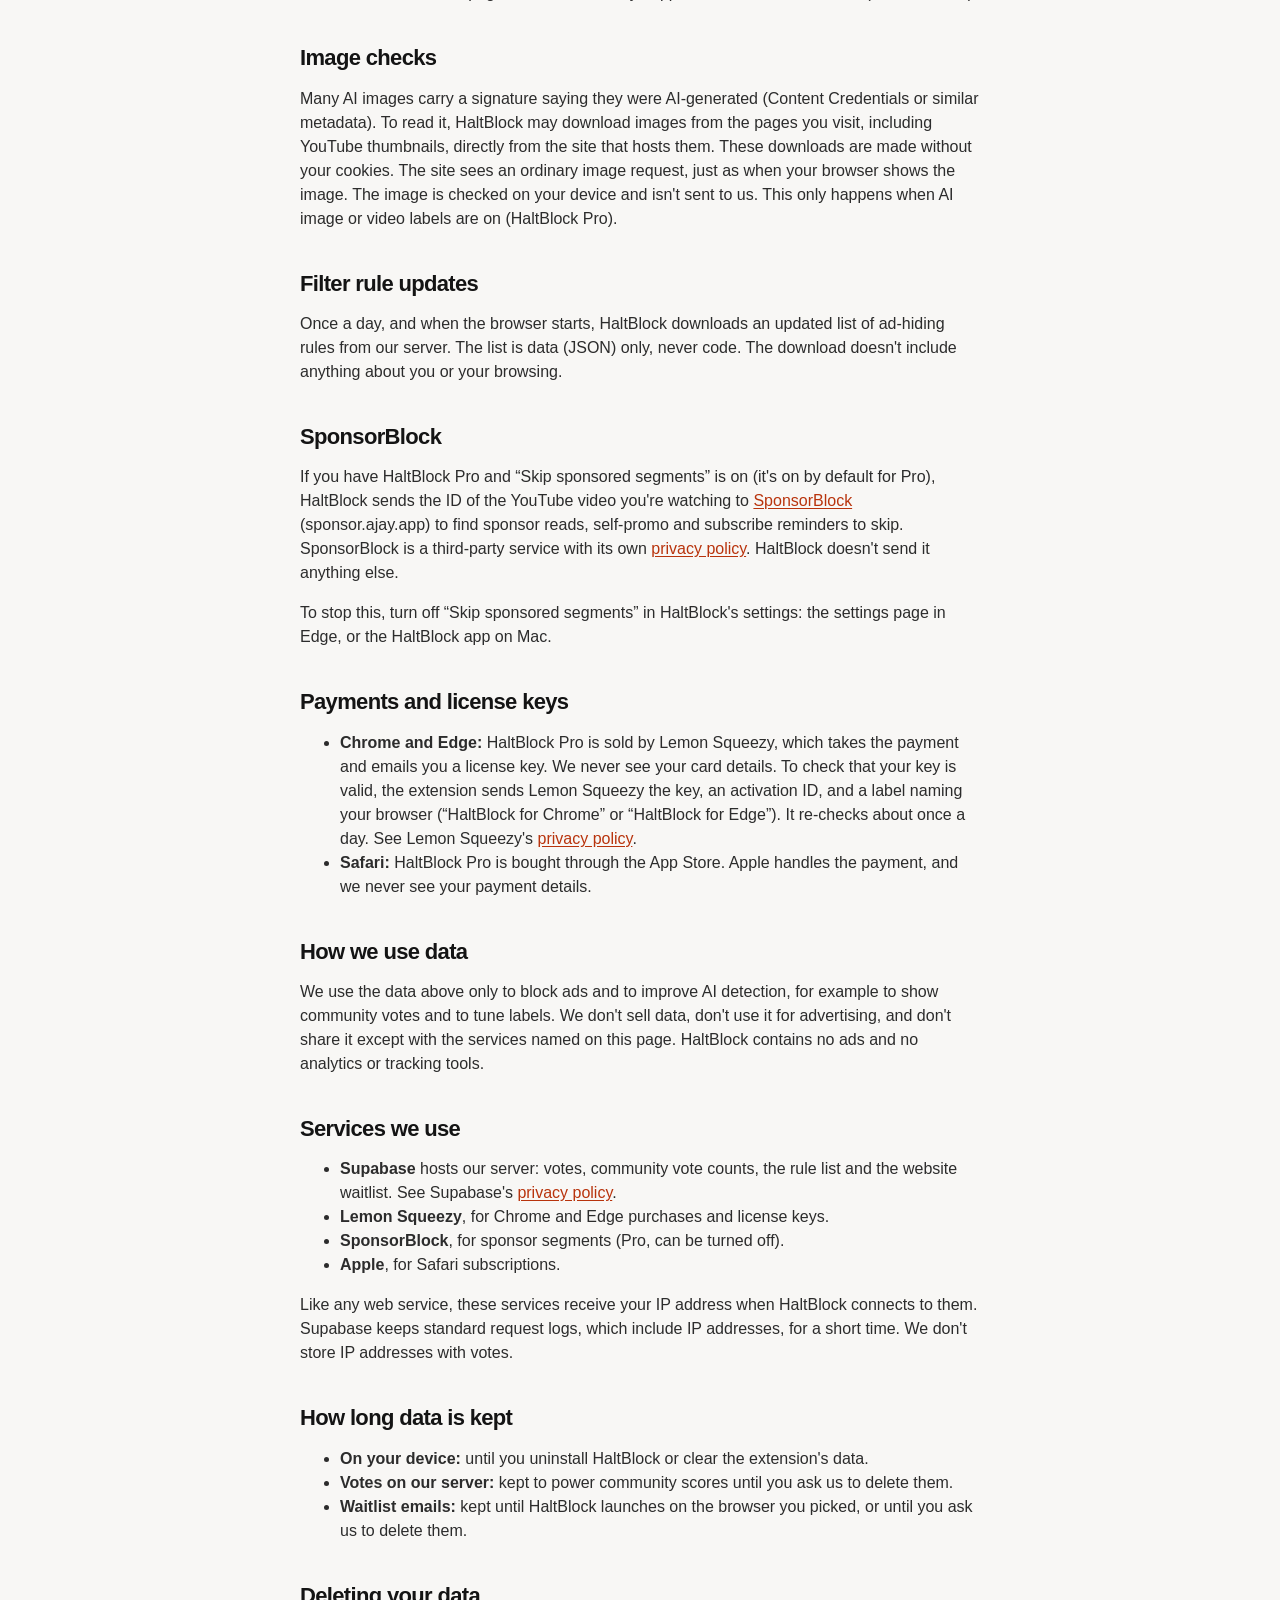
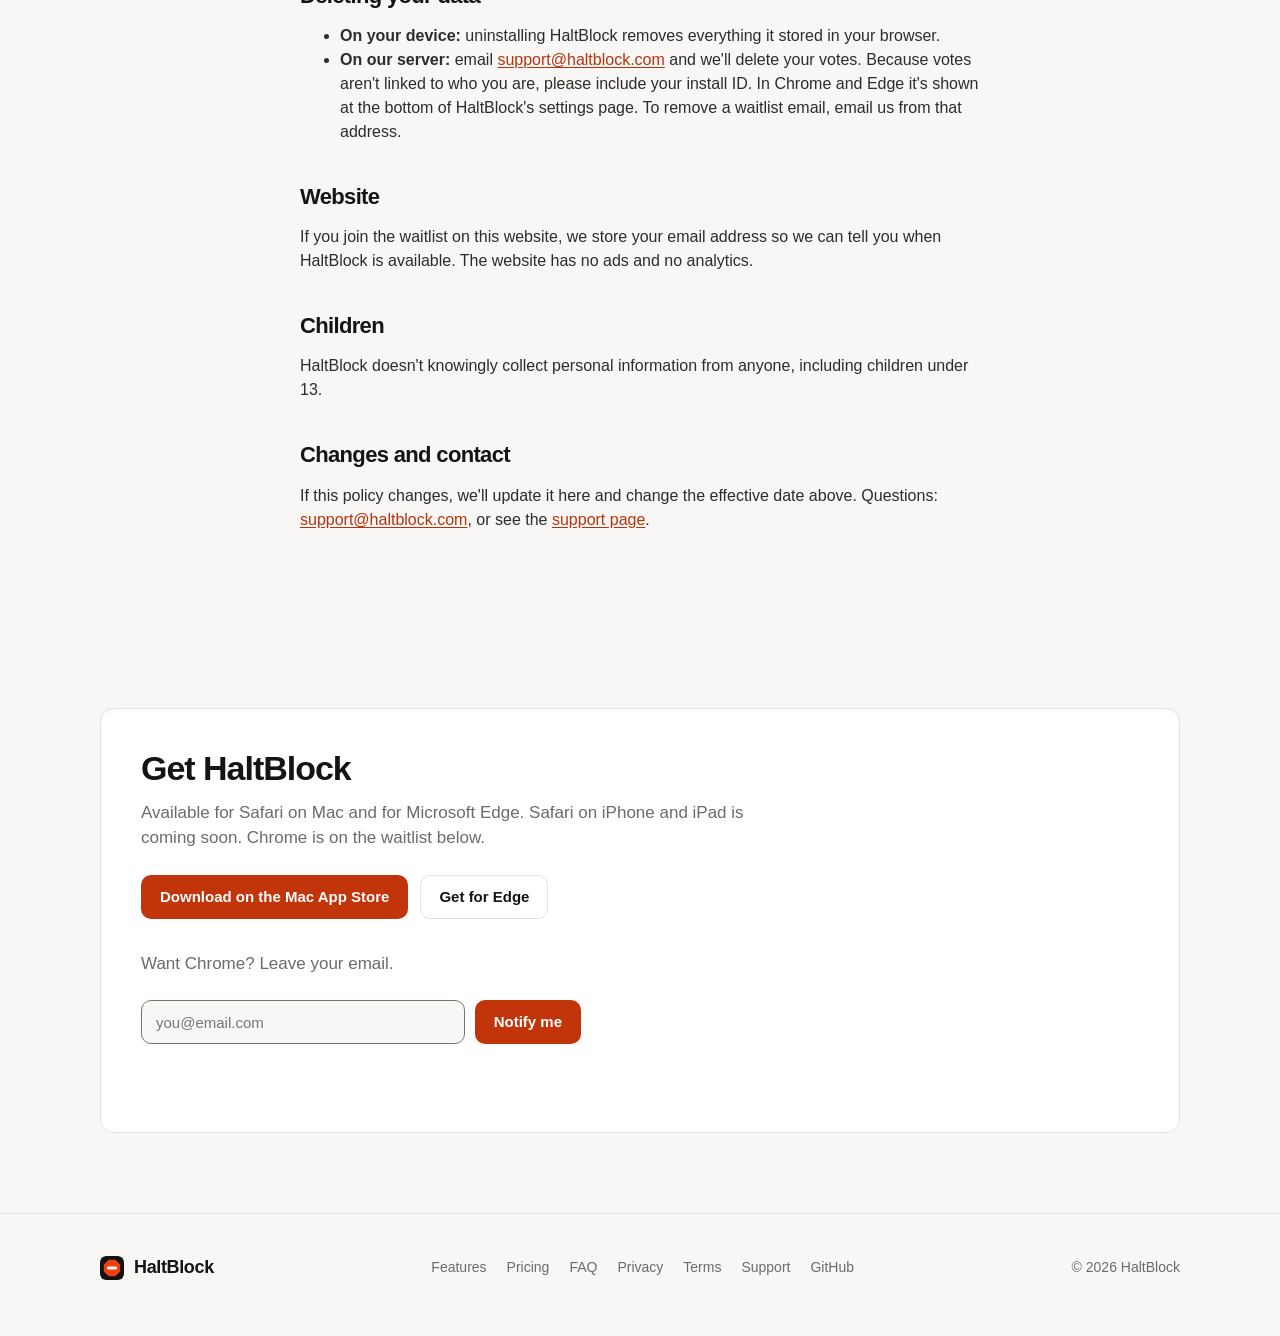
<file: privacy/index.html>
<!DOCTYPE html>
<html lang="en">
<head>
    <meta charset="utf-8">
    <meta name="viewport" content="width=device-width, initial-scale=1">
    <meta name="referrer" content="strict-origin-when-cross-origin">
    <meta http-equiv="Content-Security-Policy" content="default-src 'self'; script-src 'self' https://app.lemonsqueezy.com; style-src 'self' 'unsafe-inline'; img-src 'self' data:; font-src 'self'; connect-src 'self' https://lajxxqvvhaqkdothufyh.supabase.co; frame-src https://*.lemonsqueezy.com https://lemonsqueezy.com; base-uri 'self'; form-action 'self'; object-src 'none'">
    <title>Privacy Policy — HaltBlock</title>
    <meta name="description" content="What the HaltBlock extension does with data: what stays on your device, what is sent, to whom, and how to delete it.">
    <meta property="og:title" content="Privacy Policy — HaltBlock">
    <meta property="og:description" content="What the HaltBlock extension does with data: what stays on your device, what is sent, to whom, and how to delete it.">
    <meta property="og:type" content="website">
    <meta name="theme-color" media="(prefers-color-scheme: light)" content="#F8F7F5">
    <meta name="theme-color" media="(prefers-color-scheme: dark)" content="#0E0E0E">
    <link rel="icon" href="../assets/logo.svg" type="image/svg+xml">
    <link rel="stylesheet" href="../assets/style.css?v=10">
    <script src="../assets/main.js?v=10" defer></script>
</head>
<body>
    <nav class="nav">
        <div class="container nav-inner">
            <a href="../" class="brand"><img src="../assets/logo.svg" alt="" width="28" height="28"><span>HaltBlock</span></a>
            <div class="nav-links">
                <a href="../features/">Features</a>
                <a href="../pricing/">Pricing</a>
                <a href="../faq/">FAQ</a>
                <a href="../support/">Support</a>
            </div>
            <a href="#download" class="button button-small">Get HaltBlock</a>
        </div>
    </nav>

    <main class="legal">
        <div class="container narrow">
            <span class="kicker">Legal</span>
            <h1>Privacy Policy</h1>
            <p class="updated">Effective October 7, 2026</p>

            <p>This policy explains what the HaltBlock browser extension and app do with data. It applies to HaltBlock for Chrome and Edge, HaltBlock for Safari, and this website. HaltBlock was previously called Blok.</p>
            <p>The short version: HaltBlock has no accounts, blocks ads on your device, and only sends data to the services listed below, for the reasons listed below.</p>

            <h2>What stays on your device</h2>
            <p>HaltBlock keeps the following in your browser's extension storage. It isn't sent anywhere:</p>
            <ul>
                <li><strong>Settings</strong>, such as which features are on, your label sensitivity, and your own hiding rules.</li>
                <li><strong>Paused sites</strong>: the sites where you turned HaltBlock off.</li>
                <li><strong>Your votes</strong>: whether you marked a label as correct or not, so HaltBlock remembers your answer on this device. HaltBlock also uses your votes to adjust its label sensitivity for you.</li>
                <li><strong>Counts</strong> of ads blocked and items labeled.</li>
                <li><strong>A cache of AI scores</strong>, stored under one-way fingerprints of the content, so the same item isn't checked twice.</li>
                <li><strong>A random install ID</strong>. HaltBlock creates it the first time you vote. It isn't linked to your name, email, or any account.</li>
                <li><strong>Your Pro license key</strong> and its activation ID, if you entered one (Chrome and Edge).</li>
                <li><strong>The latest ad-hiding rule list</strong> downloaded from our server (see below).</li>
            </ul>
            <p>Ad blocking itself happens inside your browser: HaltBlock uses the browser's built-in blocking with filter lists that ship with the extension. Text analysis for AI labels also runs on your device; the text you read is never uploaded for analysis.</p>
            <p>If you turn on “Show YouTube ads on channels I'm subscribed to” (off by default), HaltBlock saves the IDs of the YouTube channels you're subscribed to in youtube.com's storage in your browser, so it can recognize those channels. For those channels' videos, YouTube's normal ad measurement runs as it would without HaltBlock.</p>

            <h2>Feedback votes</h2>
            <p>AI labels (a HaltBlock Pro feature) have 👍 and 👎 buttons. When you tap one, HaltBlock sends this to our server, which runs on Supabase:</p>
            <ul>
                <li>a one-way fingerprint (SHA-256 hash) of the item: of the text for posts and comments, of the image's web address for images, or of the YouTube video ID for videos. A fingerprint can't be turned back into the content;</li>
                <li>the content type (text, image or video);</li>
                <li>the domain of the site you were on, for example <code>reddit.com</code>, not the full page address;</li>
                <li>your vote (AI or not AI);</li>
                <li>HaltBlock's score for the item and the detection version;</li>
                <li>your random install ID;</li>
                <li>the platform (Chrome, Edge, iOS or macOS) and HaltBlock's version number.</li>
            </ul>
            <p><strong>Samples are only sent if you opt in.</strong> If you turn on “Share flagged samples to improve HaltBlock” (off by default), your vote also includes the item itself: up to 2,000 characters of the text, the image's web address, or the YouTube video link. You can turn this off at any time in HaltBlock's settings.</p>

            <h2>Community vote lookups</h2>
            <p>To show how other people voted, HaltBlock sends our Supabase server the fingerprints (hashes) of items it's checking, and gets back vote counts. Only the fingerprints are sent, not the content and not the page address. This only happens when AI labels are on (HaltBlock Pro).</p>

            <h2>Image checks</h2>
            <p>Many AI images carry a signature saying they were AI-generated (Content Credentials or similar metadata). To read it, HaltBlock may download images from the pages you visit, including YouTube thumbnails, directly from the site that hosts them. These downloads are made without your cookies. The site sees an ordinary image request, just as when your browser shows the image. The image is checked on your device and isn't sent to us. This only happens when AI image or video labels are on (HaltBlock Pro).</p>

            <h2>Filter rule updates</h2>
            <p>Once a day, and when the browser starts, HaltBlock downloads an updated list of ad-hiding rules from our server. The list is data (JSON) only, never code. The download doesn't include anything about you or your browsing.</p>

            <h2>SponsorBlock</h2>
            <p>If you have HaltBlock Pro and “Skip sponsored segments” is on (it's on by default for Pro), HaltBlock sends the ID of the YouTube video you're watching to <a href="https://sponsor.ajay.app">SponsorBlock</a> (sponsor.ajay.app) to find sponsor reads, self-promo and subscribe reminders to skip. SponsorBlock is a third-party service with its own <a href="https://gist.github.com/ajayyy/aa9f8ded2b573d4f73a3ffa0ef74f796">privacy policy</a>. HaltBlock doesn't send it anything else.</p>
            <p>To stop this, turn off “Skip sponsored segments” in HaltBlock's settings: the settings page in Edge, or the HaltBlock app on Mac.</p>

            <h2>Payments and license keys</h2>
            <ul>
                <li><strong>Chrome and Edge:</strong> HaltBlock Pro is sold by Lemon Squeezy, which takes the payment and emails you a license key. We never see your card details. To check that your key is valid, the extension sends Lemon Squeezy the key, an activation ID, and a label naming your browser (“HaltBlock for Chrome” or “HaltBlock for Edge”). It re-checks about once a day. See Lemon Squeezy's <a href="https://www.lemonsqueezy.com/privacy">privacy policy</a>.</li>
                <li><strong>Safari:</strong> HaltBlock Pro is bought through the App Store. Apple handles the payment, and we never see your payment details.</li>
            </ul>

            <h2>How we use data</h2>
            <p>We use the data above only to block ads and to improve AI detection, for example to show community votes and to tune labels. We don't sell data, don't use it for advertising, and don't share it except with the services named on this page. HaltBlock contains no ads and no analytics or tracking tools.</p>

            <h2>Services we use</h2>
            <ul>
                <li><strong>Supabase</strong> hosts our server: votes, community vote counts, the rule list and the website waitlist. See Supabase's <a href="https://supabase.com/privacy">privacy policy</a>.</li>
                <li><strong>Lemon Squeezy</strong>, for Chrome and Edge purchases and license keys.</li>
                <li><strong>SponsorBlock</strong>, for sponsor segments (Pro, can be turned off).</li>
                <li><strong>Apple</strong>, for Safari subscriptions.</li>
            </ul>
            <p>Like any web service, these services receive your IP address when HaltBlock connects to them. Supabase keeps standard request logs, which include IP addresses, for a short time. We don't store IP addresses with votes.</p>

            <h2>How long data is kept</h2>
            <ul>
                <li><strong>On your device:</strong> until you uninstall HaltBlock or clear the extension's data.</li>
                <li><strong>Votes on our server:</strong> kept to power community scores until you ask us to delete them.</li>
                <li><strong>Waitlist emails:</strong> kept until HaltBlock launches on the browser you picked, or until you ask us to delete them.</li>
            </ul>

            <h2>Deleting your data</h2>
            <ul>
                <li><strong>On your device:</strong> uninstalling HaltBlock removes everything it stored in your browser.</li>
                <li><strong>On our server:</strong> email <a href="mailto:support@haltblock.com">support@haltblock.com</a> and we'll delete your votes. Because votes aren't linked to who you are, please include your install ID. In Chrome and Edge it's shown at the bottom of HaltBlock's settings page. To remove a waitlist email, email us from that address.</li>
            </ul>

            <h2>Website</h2>
            <p>If you join the waitlist on this website, we store your email address so we can tell you when HaltBlock is available. The website has no ads and no analytics.</p>

            <h2>Children</h2>
            <p>HaltBlock doesn't knowingly collect personal information from anyone, including children under 13.</p>

            <h2>Changes and contact</h2>
            <p>If this policy changes, we'll update it here and change the effective date above. Questions: <a href="mailto:support@haltblock.com">support@haltblock.com</a>, or see the <a href="../support/">support page</a>.</p>
        </div>
    </main>

    <section id="download" class="section cta">
        <div class="container">
            <div class="cta-block">
                <h2>Get HaltBlock</h2>
                <p>Available for Safari on Mac and for Microsoft Edge. Safari on iPhone and iPad is coming soon. Chrome is on the waitlist below.</p>
                <div class="download-actions">
                    <a class="button" href="https://apps.apple.com/us/app/haltblock-ai-ad-blocker/id6819837838?mt=12" rel="noopener noreferrer">Download on the Mac App Store</a>
                    <a class="button button-ghost" href="https://microsoftedge.microsoft.com/addons/detail/nmaakingkhcmhkjenjofkkhcdcbfdnhn" rel="noopener noreferrer">Get for Edge</a>
                </div>
                <p class="notify-label">Want Chrome? Leave your email.</p>
                <form class="notify" id="notify">
                    <input type="email" placeholder="you@email.com" required maxlength="254" autocomplete="email" aria-label="Email address">
                    <button class="button" type="submit">Notify me</button>
                </form>
                <p class="notify-msg" id="notify-msg" aria-live="polite"></p>
            </div>
        </div>
    </section>

    <footer class="footer">
        <div class="container footer-inner">
            <a href="../" class="brand"><img src="../assets/logo.svg" alt="" width="24" height="24"><span>HaltBlock</span></a>
            <div class="footer-links">
                <a href="../features/">Features</a>
                <a href="../pricing/">Pricing</a>
                <a href="../faq/">FAQ</a>
                <a href="../privacy/">Privacy</a>
                <a href="../terms/">Terms</a>
                <a href="../support/">Support</a>
                <a href="https://github.com/ErdTheTurd/blok">GitHub</a>
            </div>
            <p>&copy; <span id="year">2026</span> HaltBlock</p>
        </div>
    </footer>
</body>
</html>
</file>
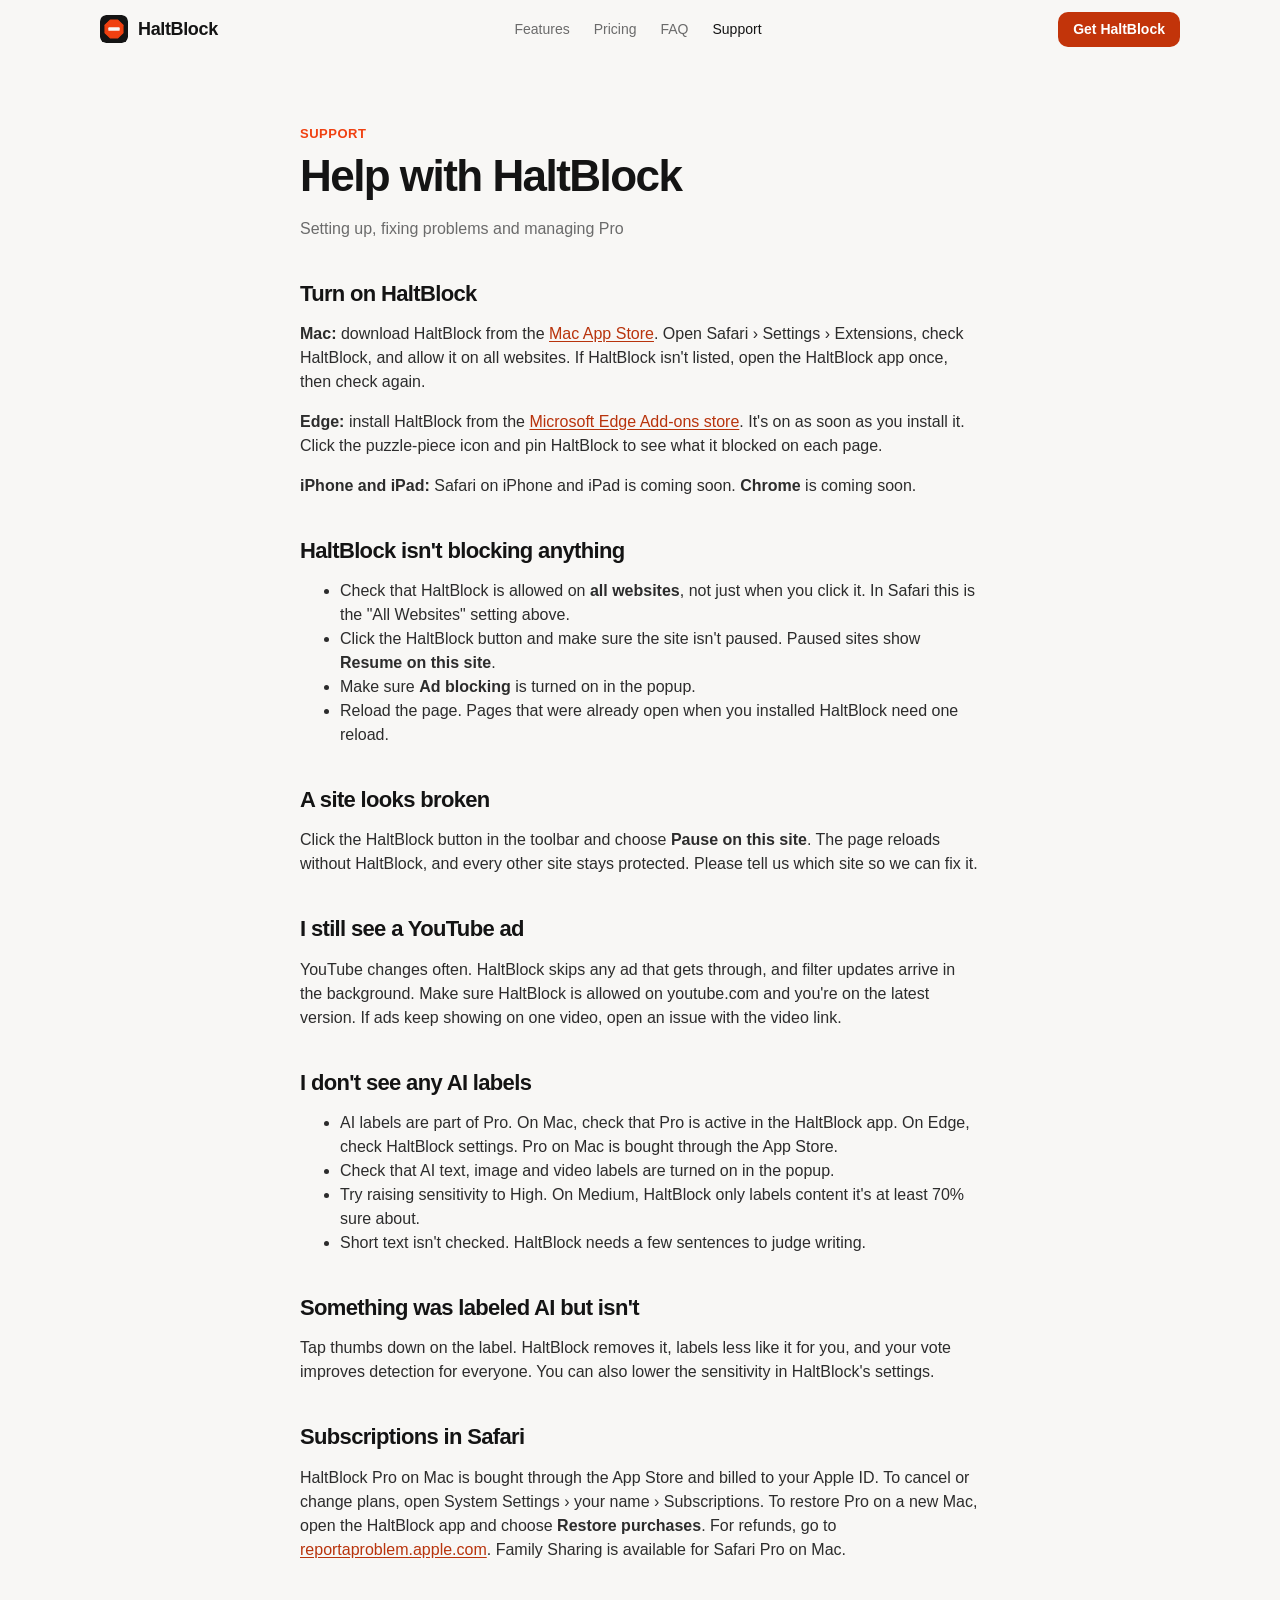
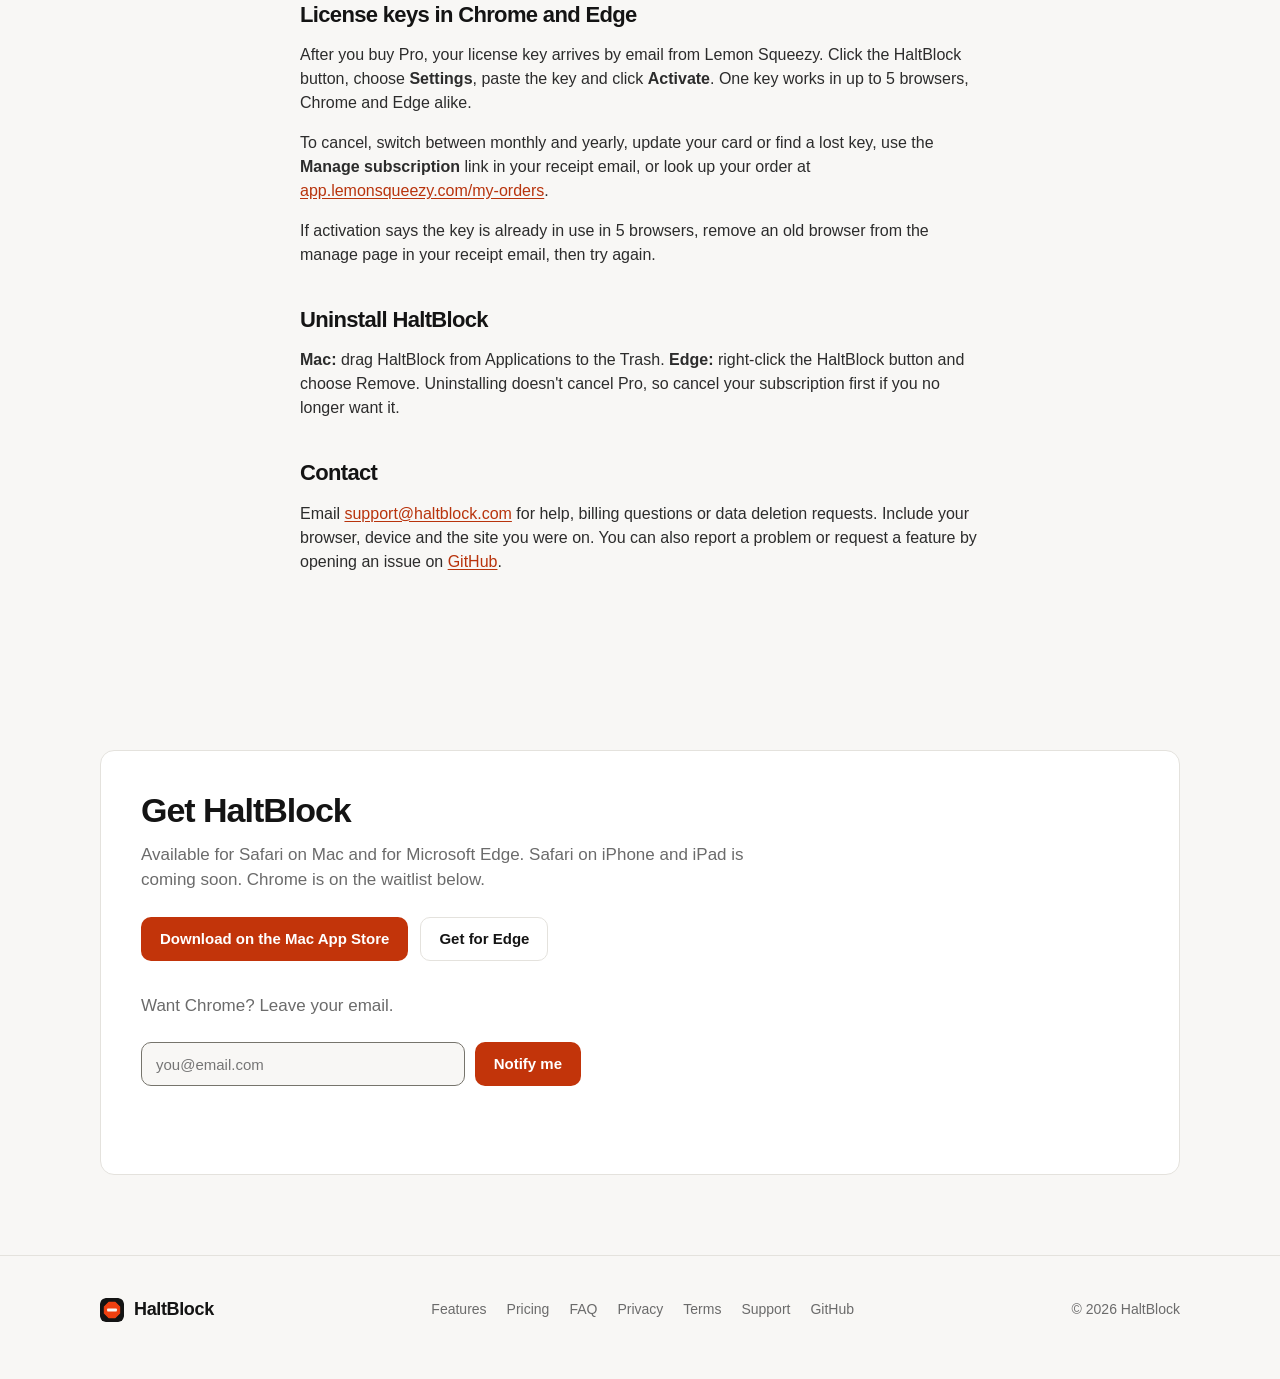
<file: support/index.html>
<!DOCTYPE html>
<html lang="en">
<head>
    <meta charset="utf-8">
    <meta name="viewport" content="width=device-width, initial-scale=1">
    <meta name="referrer" content="strict-origin-when-cross-origin">
    <meta http-equiv="Content-Security-Policy" content="default-src 'self'; script-src 'self' https://app.lemonsqueezy.com; style-src 'self' 'unsafe-inline'; img-src 'self' data:; font-src 'self'; connect-src 'self' https://lajxxqvvhaqkdothufyh.supabase.co; frame-src https://*.lemonsqueezy.com https://lemonsqueezy.com; base-uri 'self'; form-action 'self'; object-src 'none'">
    <title>Support — HaltBlock</title>
    <meta name="description" content="Help with setting up HaltBlock, fixing problems and managing HaltBlock Pro for Safari on Mac and Microsoft Edge. iPhone and iPad are coming soon.">
    <meta property="og:title" content="Support — HaltBlock">
    <meta property="og:description" content="Help with setting up HaltBlock, fixing problems and managing HaltBlock Pro for Safari on Mac and Microsoft Edge. iPhone and iPad are coming soon.">
    <meta property="og:type" content="website">
    <meta name="theme-color" media="(prefers-color-scheme: light)" content="#F8F7F5">
    <meta name="theme-color" media="(prefers-color-scheme: dark)" content="#0E0E0E">
    <link rel="icon" href="../assets/logo.svg" type="image/svg+xml">
    <link rel="stylesheet" href="../assets/style.css?v=10">
    <script src="../assets/main.js?v=10" defer></script>
</head>
<body>
    <nav class="nav">
        <div class="container nav-inner">
            <a href="../" class="brand"><img src="../assets/logo.svg" alt="" width="28" height="28"><span>HaltBlock</span></a>
            <div class="nav-links">
                <a href="../features/">Features</a>
                <a href="../pricing/">Pricing</a>
                <a href="../faq/">FAQ</a>
                <a href="../support/" aria-current="page">Support</a>
            </div>
            <a href="#download" class="button button-small">Get HaltBlock</a>
        </div>
    </nav>

    <main class="legal">
        <div class="container narrow">
            <span class="kicker">Support</span>
            <h1>Help with HaltBlock</h1>
            <p class="updated">Setting up, fixing problems and managing Pro</p>

            <h2>Turn on HaltBlock</h2>
            <p><strong>Mac:</strong> download HaltBlock from the <a href="https://apps.apple.com/us/app/haltblock-ai-ad-blocker/id6819837838?mt=12">Mac App Store</a>. Open Safari › Settings › Extensions, check HaltBlock, and allow it on all websites. If HaltBlock isn't listed, open the HaltBlock app once, then check again.</p>
            <p><strong>Edge:</strong> install HaltBlock from the <a href="https://microsoftedge.microsoft.com/addons/detail/nmaakingkhcmhkjenjofkkhcdcbfdnhn">Microsoft Edge Add-ons store</a>. It's on as soon as you install it. Click the puzzle-piece icon and pin HaltBlock to see what it blocked on each page.</p>
            <p><strong>iPhone and iPad:</strong> Safari on iPhone and iPad is coming soon. <strong>Chrome</strong> is coming soon.</p>

            <h2>HaltBlock isn't blocking anything</h2>
            <ul>
                <li>Check that HaltBlock is allowed on <strong>all websites</strong>, not just when you click it. In Safari this is the "All Websites" setting above.</li>
                <li>Click the HaltBlock button and make sure the site isn't paused. Paused sites show <strong>Resume on this site</strong>.</li>
                <li>Make sure <strong>Ad blocking</strong> is turned on in the popup.</li>
                <li>Reload the page. Pages that were already open when you installed HaltBlock need one reload.</li>
            </ul>

            <h2>A site looks broken</h2>
            <p>Click the HaltBlock button in the toolbar and choose <strong>Pause on this site</strong>. The page reloads without HaltBlock, and every other site stays protected. Please tell us which site so we can fix it.</p>

            <h2>I still see a YouTube ad</h2>
            <p>YouTube changes often. HaltBlock skips any ad that gets through, and filter updates arrive in the background. Make sure HaltBlock is allowed on youtube.com and you're on the latest version. If ads keep showing on one video, open an issue with the video link.</p>

            <h2>I don't see any AI labels</h2>
            <ul>
                <li>AI labels are part of Pro. On Mac, check that Pro is active in the HaltBlock app. On Edge, check HaltBlock settings. Pro on Mac is bought through the App Store.</li>
                <li>Check that AI text, image and video labels are turned on in the popup.</li>
                <li>Try raising sensitivity to High. On Medium, HaltBlock only labels content it's at least 70% sure about.</li>
                <li>Short text isn't checked. HaltBlock needs a few sentences to judge writing.</li>
            </ul>

            <h2>Something was labeled AI but isn't</h2>
            <p>Tap thumbs down on the label. HaltBlock removes it, labels less like it for you, and your vote improves detection for everyone. You can also lower the sensitivity in HaltBlock's settings.</p>

            <h2>Subscriptions in Safari</h2>
            <p>HaltBlock Pro on Mac is bought through the App Store and billed to your Apple ID. To cancel or change plans, open System Settings › your name › Subscriptions. To restore Pro on a new Mac, open the HaltBlock app and choose <strong>Restore purchases</strong>. For refunds, go to <a href="https://reportaproblem.apple.com">reportaproblem.apple.com</a>. Family Sharing is available for Safari Pro on Mac.</p>

            <h2>License keys in Chrome and Edge</h2>
            <p>After you buy Pro, your license key arrives by email from Lemon Squeezy. Click the HaltBlock button, choose <strong>Settings</strong>, paste the key and click <strong>Activate</strong>. One key works in up to 5 browsers, Chrome and Edge alike.</p>
            <p>To cancel, switch between monthly and yearly, update your card or find a lost key, use the <strong>Manage subscription</strong> link in your receipt email, or look up your order at <a href="https://app.lemonsqueezy.com/my-orders">app.lemonsqueezy.com/my-orders</a>.</p>
            <p>If activation says the key is already in use in 5 browsers, remove an old browser from the manage page in your receipt email, then try again.</p>

            <h2>Uninstall HaltBlock</h2>
            <p><strong>Mac:</strong> drag HaltBlock from Applications to the Trash. <strong>Edge:</strong> right-click the HaltBlock button and choose Remove. Uninstalling doesn't cancel Pro, so cancel your subscription first if you no longer want it.</p>

            <h2>Contact</h2>
            <p>Email <a href="mailto:support@haltblock.com">support@haltblock.com</a> for help, billing questions or data deletion requests. Include your browser, device and the site you were on. You can also report a problem or request a feature by opening an issue on <a href="https://github.com/ErdTheTurd/blok/issues">GitHub</a>.</p>
        </div>
    </main>

    <section id="download" class="section cta">
        <div class="container">
            <div class="cta-block">
                <h2>Get HaltBlock</h2>
                <p>Available for Safari on Mac and for Microsoft Edge. Safari on iPhone and iPad is coming soon. Chrome is on the waitlist below.</p>
                <div class="download-actions">
                    <a class="button" href="https://apps.apple.com/us/app/haltblock-ai-ad-blocker/id6819837838?mt=12" rel="noopener noreferrer">Download on the Mac App Store</a>
                    <a class="button button-ghost" href="https://microsoftedge.microsoft.com/addons/detail/nmaakingkhcmhkjenjofkkhcdcbfdnhn" rel="noopener noreferrer">Get for Edge</a>
                </div>
                <p class="notify-label">Want Chrome? Leave your email.</p>
                <form class="notify" id="notify">
                    <input type="email" placeholder="you@email.com" required maxlength="254" autocomplete="email" aria-label="Email address">
                    <button class="button" type="submit">Notify me</button>
                </form>
                <p class="notify-msg" id="notify-msg" aria-live="polite"></p>
            </div>
        </div>
    </section>

    <footer class="footer">
        <div class="container footer-inner">
            <a href="../" class="brand"><img src="../assets/logo.svg" alt="" width="24" height="24"><span>HaltBlock</span></a>
            <div class="footer-links">
                <a href="../features/">Features</a>
                <a href="../pricing/">Pricing</a>
                <a href="../faq/">FAQ</a>
                <a href="../privacy/">Privacy</a>
                <a href="../terms/">Terms</a>
                <a href="../support/">Support</a>
                <a href="https://github.com/ErdTheTurd/blok">GitHub</a>
            </div>
            <p>&copy; <span id="year">2026</span> HaltBlock</p>
        </div>
    </footer>
</body>
</html>
</file>
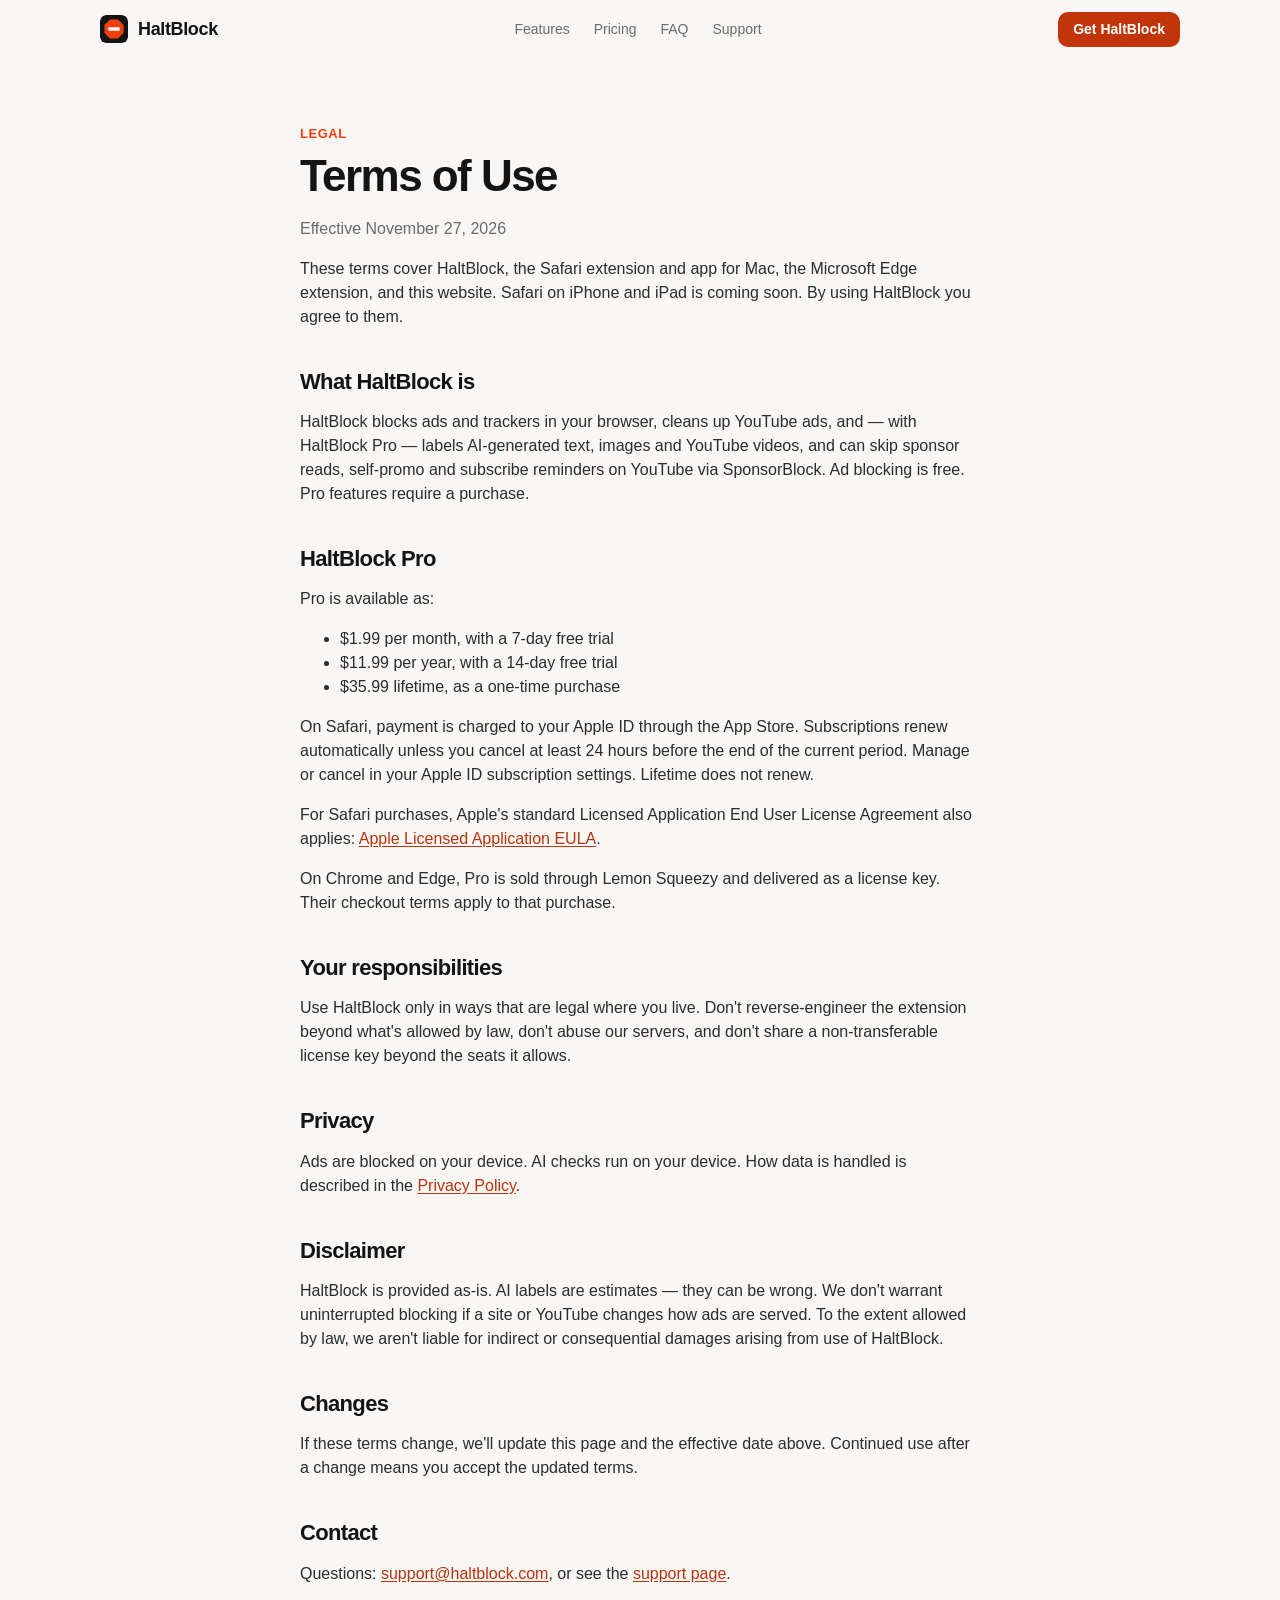
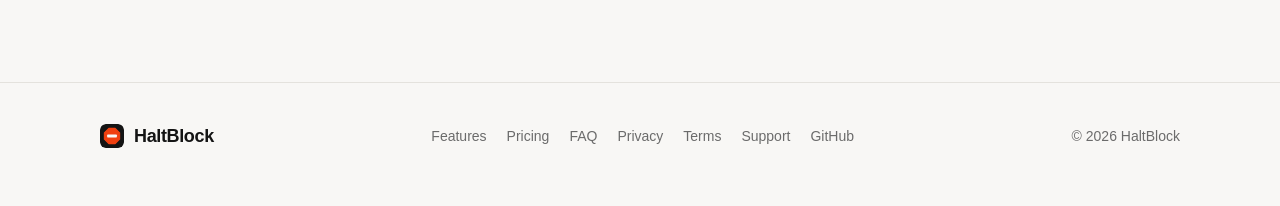
<file: terms/index.html>
<!DOCTYPE html>
<html lang="en">
<head>
    <meta charset="utf-8">
    <meta name="viewport" content="width=device-width, initial-scale=1">
    <meta name="referrer" content="strict-origin-when-cross-origin">
    <meta http-equiv="Content-Security-Policy" content="default-src 'self'; script-src 'self' https://app.lemonsqueezy.com; style-src 'self' 'unsafe-inline'; img-src 'self' data:; font-src 'self'; connect-src 'self' https://lajxxqvvhaqkdothufyh.supabase.co; frame-src https://*.lemonsqueezy.com https://lemonsqueezy.com; base-uri 'self'; form-action 'self'; object-src 'none'">
    <title>Terms of Use — HaltBlock</title>
    <meta name="description" content="Terms for using HaltBlock, including HaltBlock Pro subscriptions and the lifetime purchase.">
    <meta property="og:title" content="Terms of Use — HaltBlock">
    <meta property="og:description" content="Terms for using HaltBlock, including HaltBlock Pro subscriptions and the lifetime purchase.">
    <meta property="og:type" content="website">
    <meta name="theme-color" media="(prefers-color-scheme: light)" content="#F8F7F5">
    <meta name="theme-color" media="(prefers-color-scheme: dark)" content="#0E0E0E">
    <link rel="icon" href="../assets/logo.svg" type="image/svg+xml">
    <link rel="stylesheet" href="../assets/style.css?v=10">
    <script src="../assets/main.js?v=10" defer></script>
</head>
<body>
    <nav class="nav">
        <div class="container nav-inner">
            <a href="../" class="brand"><img src="../assets/logo.svg" alt="" width="28" height="28"><span>HaltBlock</span></a>
            <div class="nav-links">
                <a href="../features/">Features</a>
                <a href="../pricing/">Pricing</a>
                <a href="../faq/">FAQ</a>
                <a href="../support/">Support</a>
            </div>
            <a href="../#download" class="button button-small">Get HaltBlock</a>
        </div>
    </nav>

    <main class="legal">
        <div class="container narrow">
            <span class="kicker">Legal</span>
            <h1>Terms of Use</h1>
            <p class="updated">Effective November 27, 2026</p>

            <p>These terms cover HaltBlock, the Safari extension and app for Mac, the Microsoft Edge extension, and this website. Safari on iPhone and iPad is coming soon. By using HaltBlock you agree to them.</p>

            <h2>What HaltBlock is</h2>
            <p>HaltBlock blocks ads and trackers in your browser, cleans up YouTube ads, and — with HaltBlock Pro — labels AI-generated text, images and YouTube videos, and can skip sponsor reads, self-promo and subscribe reminders on YouTube via SponsorBlock. Ad blocking is free. Pro features require a purchase.</p>

            <h2>HaltBlock Pro</h2>
            <p>Pro is available as:</p>
            <ul>
                <li>$1.99 per month, with a 7-day free trial</li>
                <li>$11.99 per year, with a 14-day free trial</li>
                <li>$35.99 lifetime, as a one-time purchase</li>
            </ul>
            <p>On Safari, payment is charged to your Apple ID through the App Store. Subscriptions renew automatically unless you cancel at least 24 hours before the end of the current period. Manage or cancel in your Apple ID subscription settings. Lifetime does not renew.</p>
            <p>For Safari purchases, Apple's standard Licensed Application End User License Agreement also applies: <a href="https://www.apple.com/legal/internet-services/itunes/dev/stdeula/">Apple Licensed Application EULA</a>.</p>
            <p>On Chrome and Edge, Pro is sold through Lemon Squeezy and delivered as a license key. Their checkout terms apply to that purchase.</p>

            <h2>Your responsibilities</h2>
            <p>Use HaltBlock only in ways that are legal where you live. Don't reverse-engineer the extension beyond what's allowed by law, don't abuse our servers, and don't share a non-transferable license key beyond the seats it allows.</p>

            <h2>Privacy</h2>
            <p>Ads are blocked on your device. AI checks run on your device. How data is handled is described in the <a href="../privacy/">Privacy Policy</a>.</p>

            <h2>Disclaimer</h2>
            <p>HaltBlock is provided as-is. AI labels are estimates — they can be wrong. We don't warrant uninterrupted blocking if a site or YouTube changes how ads are served. To the extent allowed by law, we aren't liable for indirect or consequential damages arising from use of HaltBlock.</p>

            <h2>Changes</h2>
            <p>If these terms change, we'll update this page and the effective date above. Continued use after a change means you accept the updated terms.</p>

            <h2>Contact</h2>
            <p>Questions: <a href="mailto:support@haltblock.com">support@haltblock.com</a>, or see the <a href="../support/">support page</a>.</p>
        </div>
    </main>

    <footer class="footer">
        <div class="container footer-inner">
            <a href="../" class="brand"><img src="../assets/logo.svg" alt="" width="24" height="24"><span>HaltBlock</span></a>
            <div class="footer-links">
                <a href="../features/">Features</a>
                <a href="../pricing/">Pricing</a>
                <a href="../faq/">FAQ</a>
                <a href="../privacy/">Privacy</a>
                <a href="../terms/">Terms</a>
                <a href="../support/">Support</a>
                <a href="https://github.com/ErdTheTurd/blok">GitHub</a>
            </div>
            <p>&copy; <span id="year">2026</span> HaltBlock</p>
        </div>
    </footer>
</body>
</html>
</file>
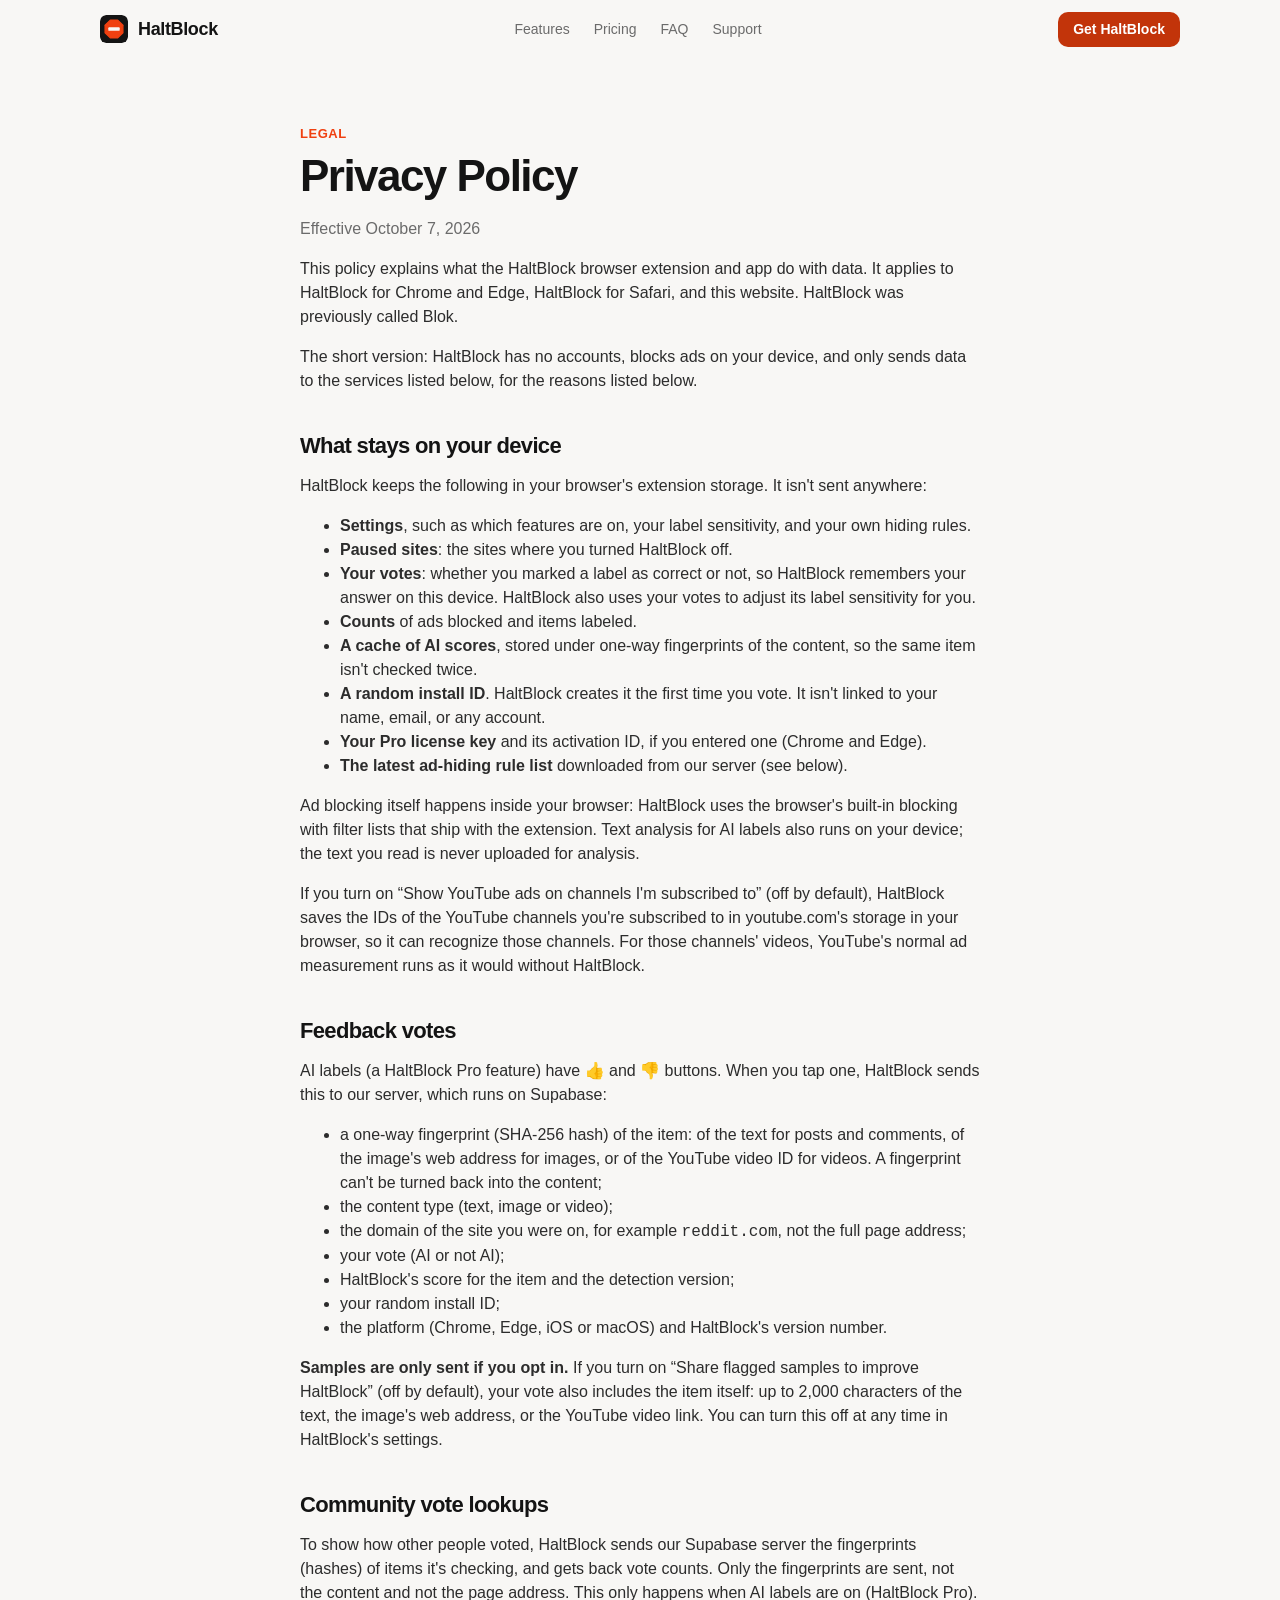
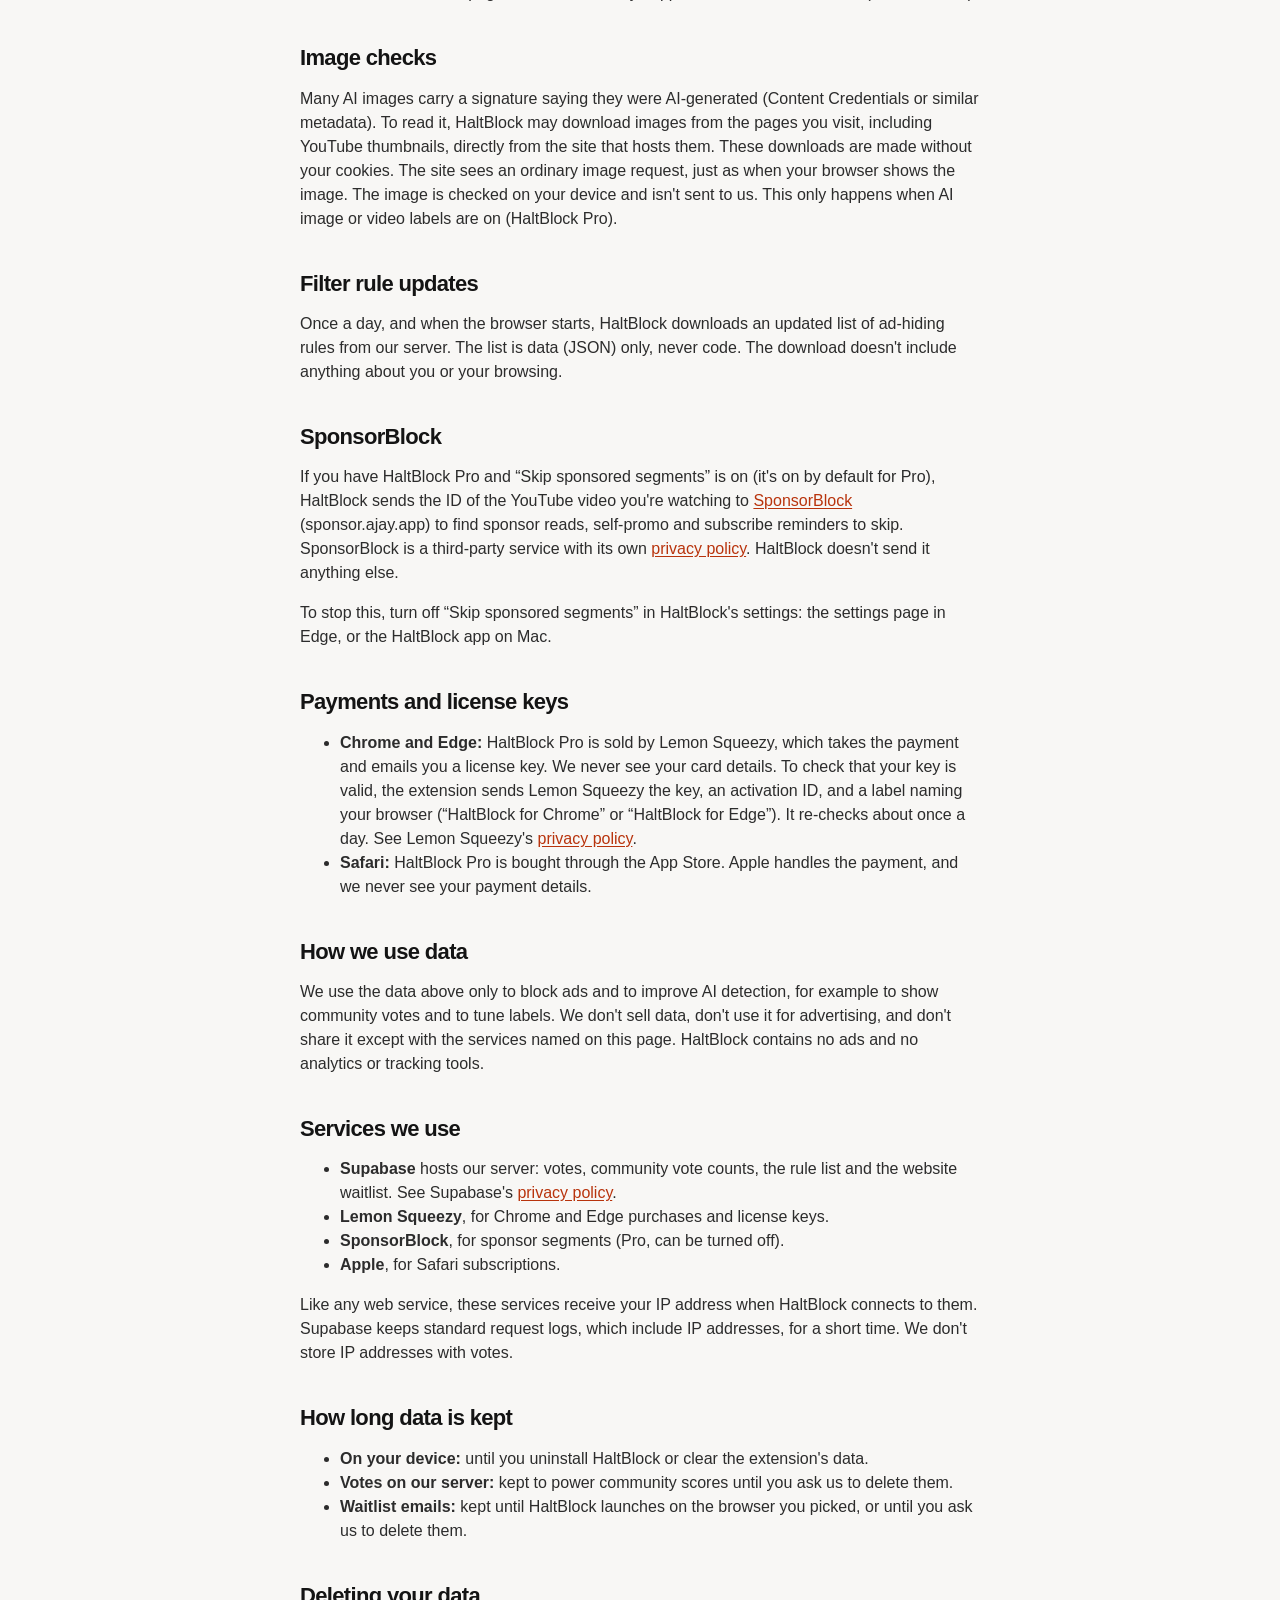
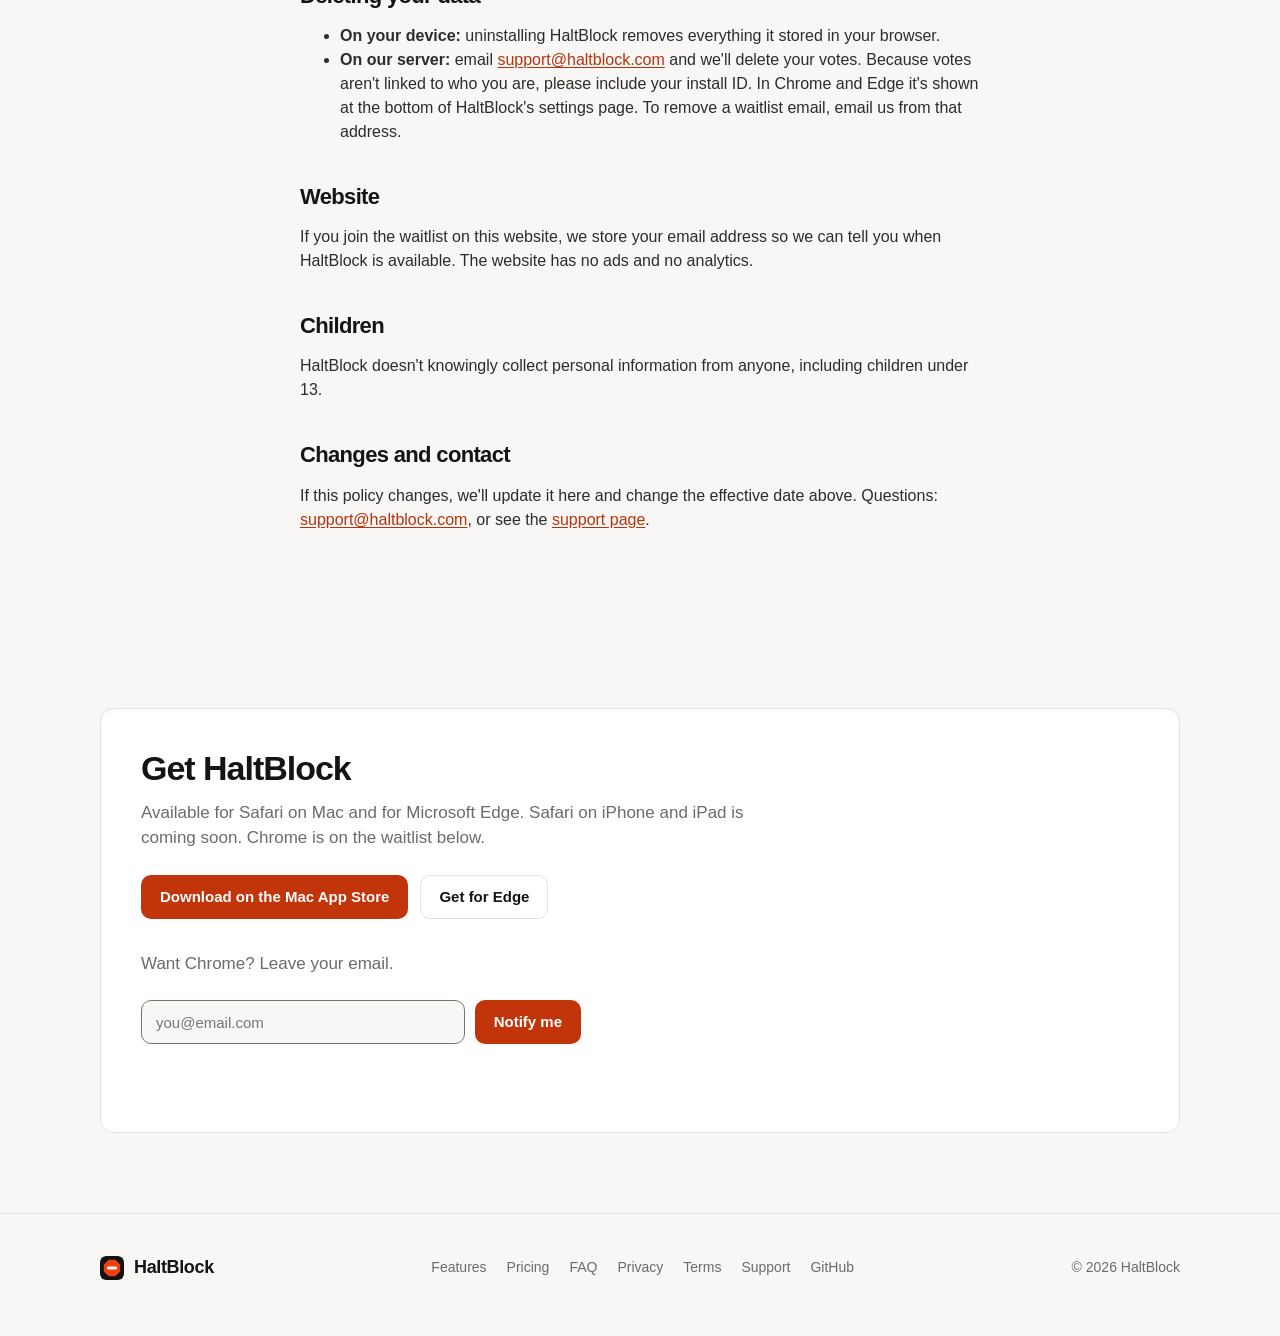
<file: privacy.html>
<!DOCTYPE html>
<html lang="en">
<head>
    <meta charset="utf-8">
    <title>HaltBlock</title>
    <meta http-equiv="refresh" content="0; url=privacy/">
    <link rel="canonical" href="privacy/">
</head>
<body>
    <p>This page moved to <a href="privacy/">privacy/</a>.</p>
</body>
</html>
</file>
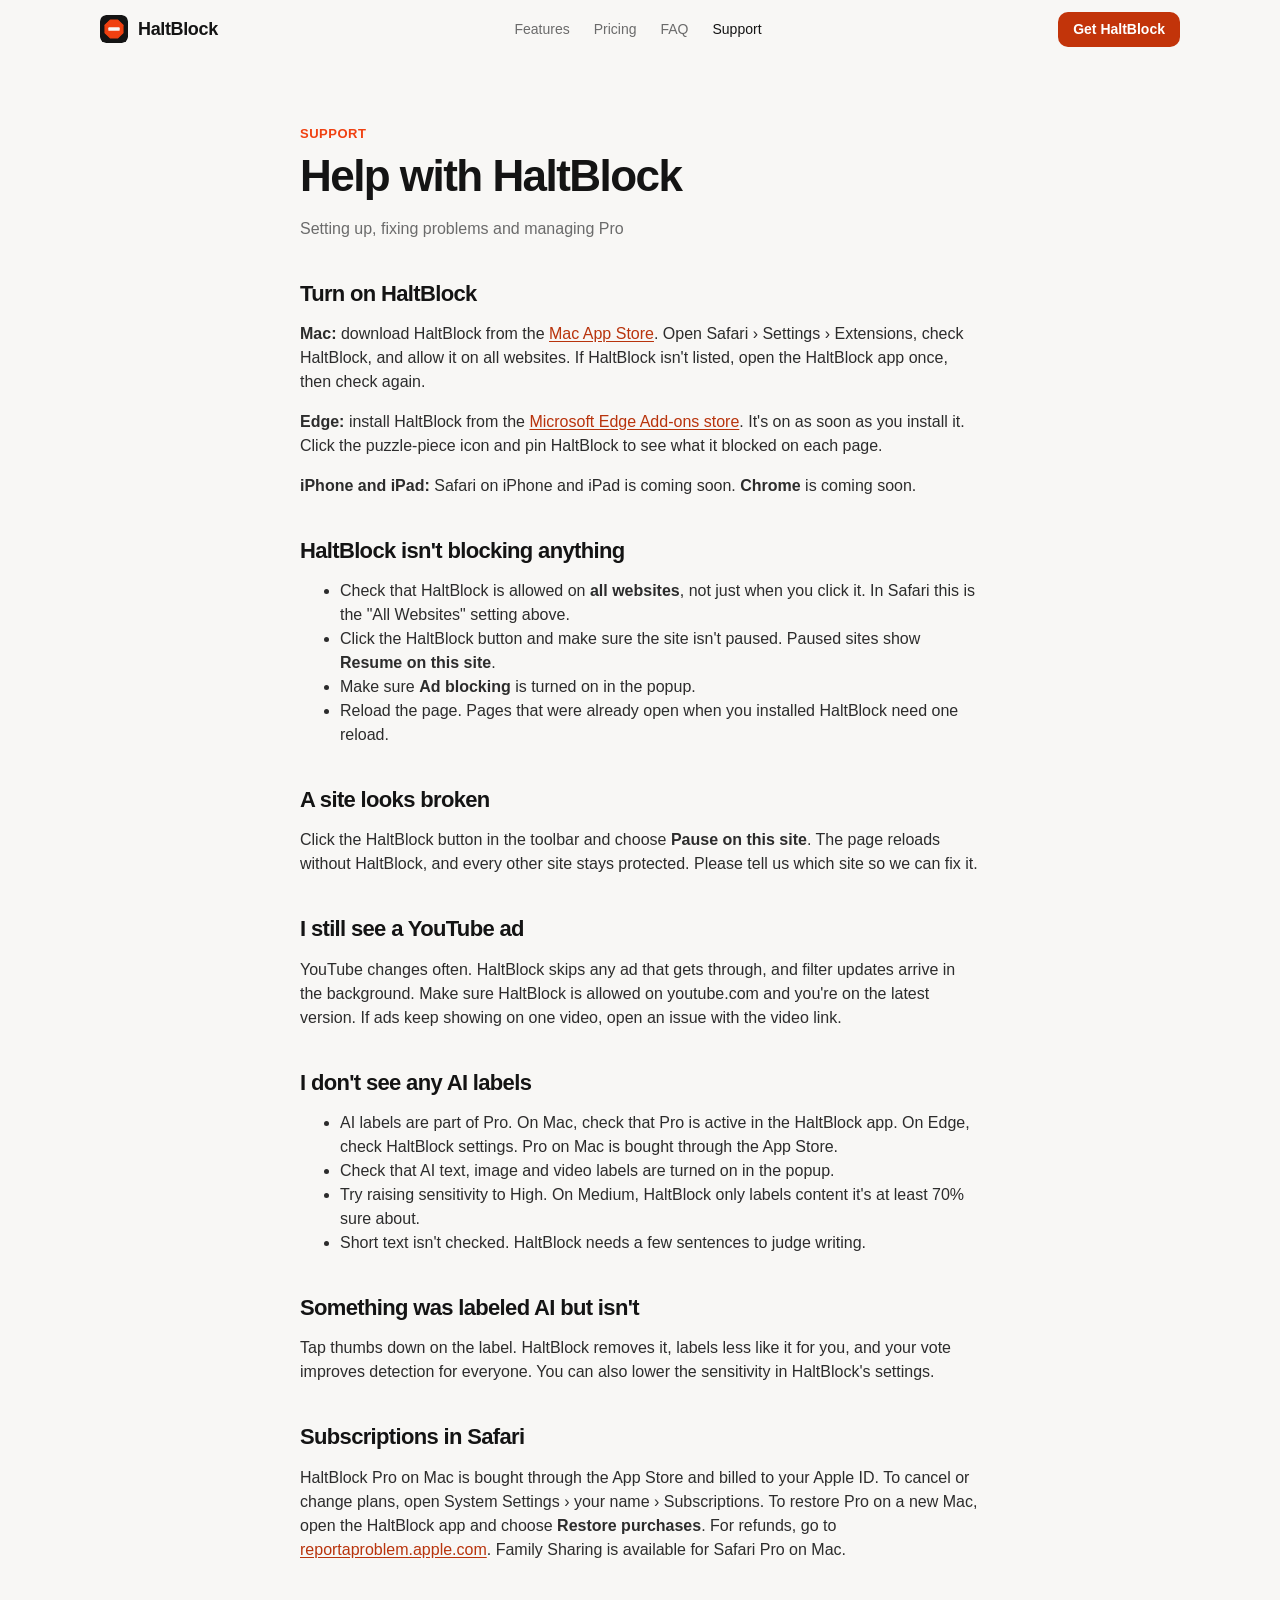
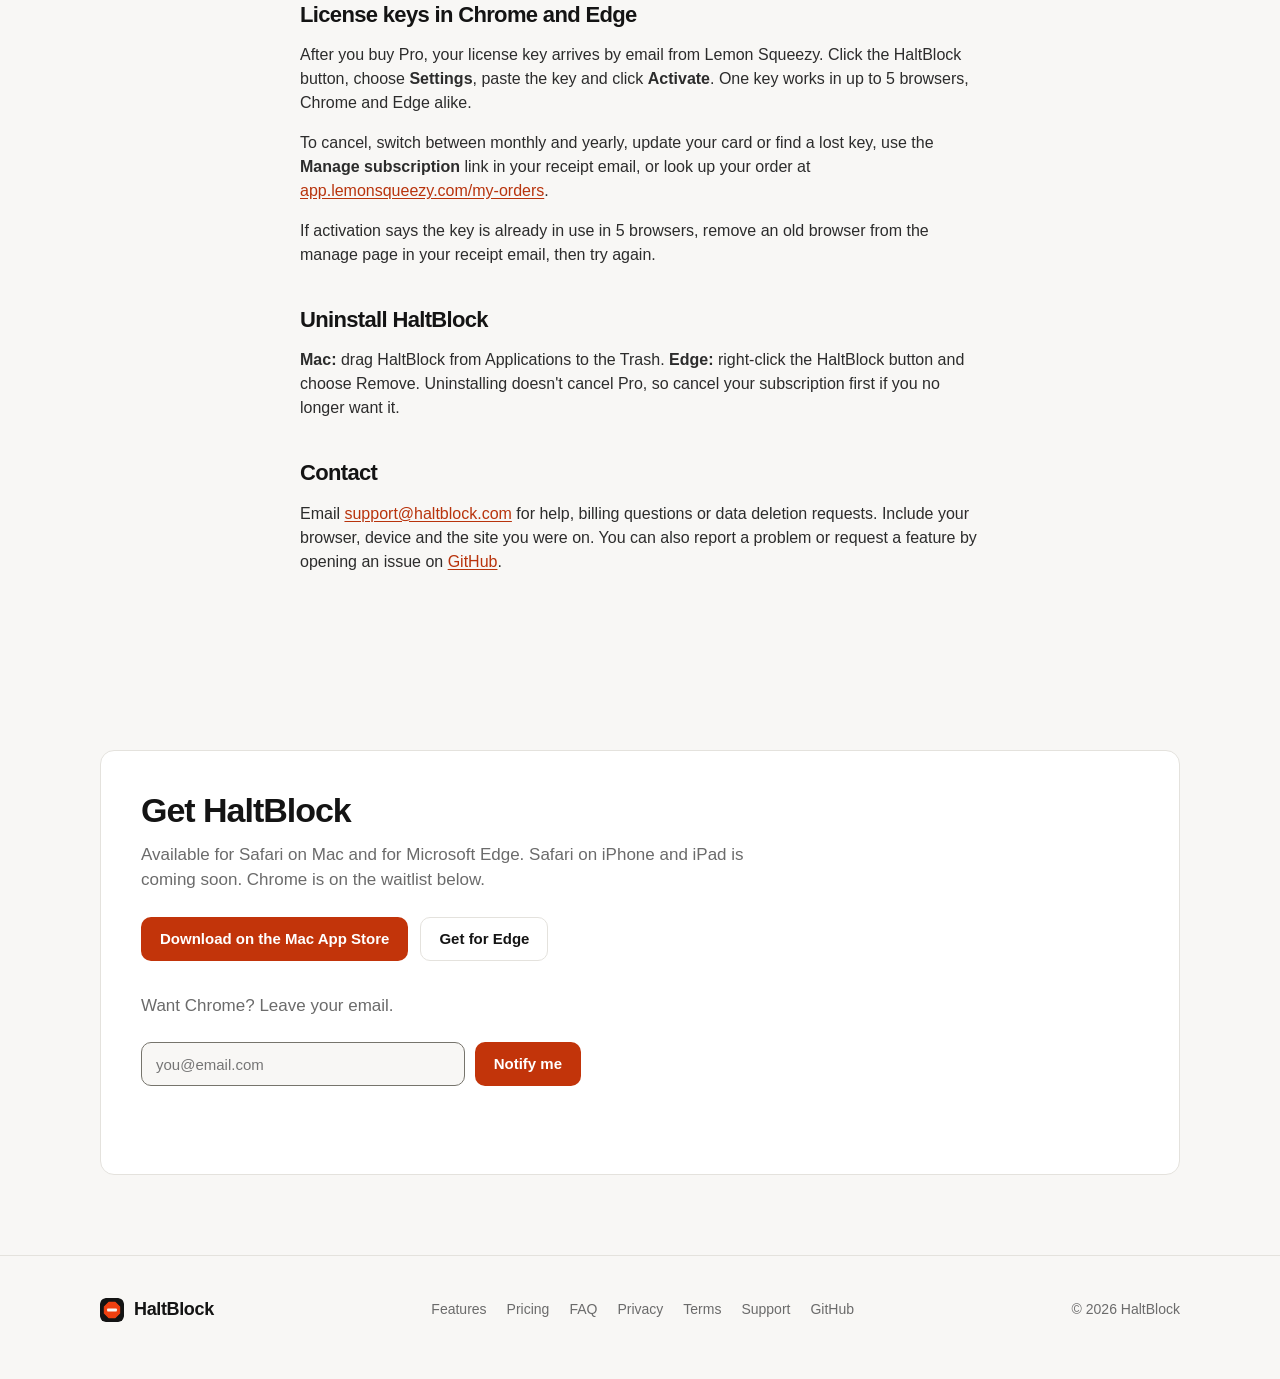
<file: support.html>
<!DOCTYPE html>
<html lang="en">
<head>
    <meta charset="utf-8">
    <title>HaltBlock</title>
    <meta http-equiv="refresh" content="0; url=support/">
    <link rel="canonical" href="support/">
</head>
<body>
    <p>This page moved to <a href="support/">support/</a>.</p>
</body>
</html>
</file>
<file: assets/style.css>
:root {
    --brand: #f04010;
    /* Accessible text/fill tokens (4.5:1+); keep --brand for accents only. */
    --brand-text: #b8330c;
    --brand-text-hover: #9a2a09;
    --brand-fill: #c2340a;
    --brand-fill-hover: #a82e0a;
    --brand-hover: var(--brand-fill-hover);
    --input-border: #76746c;
    --paper: #f8f7f5;
    --paper-2: #f0efec;
    --ink: #141414;
    --ink-soft: #2c2c2c;
    --muted: #6b6b6b;
    --line: #e4e2dd;
    --surface: #ffffff;
    --ok: #1a7f37;
    --ok-bg: #e8f5ec;
    --warn: #9a6700;
    --warn-bg: #fff4d6;
    --radius-sm: 6px;
    --radius: 10px;
    --radius-lg: 14px;
    --font: -apple-system, BlinkMacSystemFont, "SF Pro Text", "SF Pro Display", "Helvetica Neue", Helvetica, Arial, sans-serif;
    --mono: ui-monospace, "SF Mono", Menlo, Consolas, monospace;
    --space: 8px;
    --max: 1080px;
    --narrow: 680px;
}

@media (prefers-color-scheme: dark) {
    :root {
        --paper: #0e0e0e;
        --paper-2: #161616;
        --ink: #f8f7f5;
        --ink-soft: #d4d3d0;
        --muted: #9a9a9a;
        --line: #2c2c2c;
        --surface: #1a1a1a;
        --ok: #3dd68c;
        --ok-bg: #13261a;
        --warn: #e8b84a;
        --warn-bg: #2a220e;
        --brand-text: #ff6b3d;
        --brand-text-hover: #ff8a5c;
        --brand-fill: #c2340a;
        --brand-fill-hover: #a82e0a;
        --brand-hover: var(--brand-fill-hover);
        --input-border: #8a8880;
    }
}

*,
*::before,
*::after {
    box-sizing: border-box;
}

html {
    scroll-behavior: smooth;
    scroll-padding-top: 72px;
}

body {
    margin: 0;
    background: var(--paper);
    color: var(--ink);
    font: 16px/1.5 var(--font);
    -webkit-font-smoothing: antialiased;
    text-rendering: optimizeLegibility;
}

a {
    color: inherit;
    text-decoration: none;
}

a:hover {
    color: var(--brand-text);
}

img {
    display: block;
    max-width: 100%;
    height: auto;
}

:focus-visible {
    outline: 2px solid var(--brand);
    outline-offset: 3px;
}

.container {
    width: min(var(--max), 100% - 40px);
    margin: 0 auto;
}

.narrow {
    width: min(var(--narrow), 100% - 40px);
    margin-left: auto;
    margin-right: auto;
}

/* Nav */

.nav {
    position: sticky;
    top: 0;
    z-index: 50;
    background: var(--paper);
    border-bottom: 1px solid transparent;
}

.nav.scrolled {
    border-bottom-color: var(--line);
}

.nav-inner {
    display: flex;
    align-items: center;
    justify-content: space-between;
    gap: calc(var(--space) * 2);
    min-height: 56px;
    padding: calc(var(--space) * 1.5) 0;
}

.brand {
    display: flex;
    align-items: center;
    gap: 10px;
    font-weight: 700;
    font-size: 18px;
    letter-spacing: -0.02em;
    color: var(--ink);
}

.brand:hover {
    color: var(--ink);
}

.brand img {
    border-radius: var(--radius-sm);
}

.nav-links {
    display: flex;
    gap: calc(var(--space) * 3);
    font-size: 14px;
    color: var(--muted);
}

.nav-links a:hover,
.nav-links a[aria-current="page"] {
    color: var(--ink);
}

/* Buttons */

.button {
    display: inline-flex;
    align-items: center;
    justify-content: center;
    gap: var(--space);
    padding: 12px 18px;
    border: 1px solid transparent;
    border-radius: var(--radius);
    background: var(--brand-fill);
    color: #fff;
    font: 600 15px/1.2 var(--font);
    cursor: pointer;
    transition: background-color 0.15s ease;
}

.button:hover {
    background: var(--brand-fill-hover);
    color: #fff;
}

.button[aria-disabled="true"] {
    opacity: 0.75;
    cursor: not-allowed;
}

.button:disabled {
    opacity: 0.6;
    cursor: not-allowed;
}

.button-small {
    padding: 8px 14px;
    font-size: 14px;
}

.button-ghost {
    background: transparent;
    color: var(--ink);
    border-color: var(--line);
}

.button-ghost:hover {
    background: var(--paper-2);
    color: var(--ink);
    border-color: var(--ink-soft);
}

.button-ink {
    background: var(--ink);
    color: var(--paper);
}

.button-ink:hover {
    background: var(--ink-soft);
    color: var(--paper);
}

.button-block {
    width: 100%;
    white-space: normal;
    text-align: center;
}

/* Hero */

.hero {
    padding: calc(var(--space) * 8) 0 calc(var(--space) * 10);
}

.hero-grid {
    display: grid;
    grid-template-columns: minmax(0, 1.05fr) minmax(0, 0.85fr);
    gap: calc(var(--space) * 8);
    align-items: center;
}

.hero-copy {
    min-width: 0;
}

.hero-brand {
    display: flex;
    align-items: center;
    gap: 14px;
    margin: 0 0 calc(var(--space) * 3);
}

.hero-brand img {
    width: 56px;
    height: 56px;
    border-radius: var(--radius);
}

.hero-brand span {
    font-size: clamp(36px, 5vw, 48px);
    font-weight: 800;
    letter-spacing: -0.04em;
    line-height: 1;
}

h1 {
    margin: 0 0 calc(var(--space) * 2);
    font-size: clamp(32px, 4.5vw, 44px);
    line-height: 1.12;
    letter-spacing: -0.035em;
    font-weight: 700;
}

.lead {
    margin: 0 0 calc(var(--space) * 4);
    max-width: 36em;
    color: var(--muted);
    font-size: 18px;
    line-height: 1.45;
}

.hero-actions {
    display: flex;
    flex-wrap: wrap;
    gap: 12px;
}

.hero-note {
    margin: calc(var(--space) * 2) 0 0;
    color: var(--muted);
    font-size: 14px;
}

/* Screenshot frame */

.shot {
    margin: 0;
    border: 1px solid var(--line);
    border-radius: var(--radius-lg);
    overflow: hidden;
    background: var(--surface);
}

.shot img {
    width: 100%;
    height: auto;
}

.shot-wide {
    max-width: 320px;
    margin-inline: auto;
}

.shot-pair {
    display: grid;
    grid-template-columns: repeat(2, minmax(0, 280px));
    justify-content: center;
    gap: calc(var(--space) * 3);
}

/* Sections */

.section {
    padding: calc(var(--space) * 10) 0;
}

.section-alt {
    background: var(--paper-2);
    border-block: 1px solid var(--line);
}

.section-head {
    max-width: 36em;
    margin: 0 0 calc(var(--space) * 5);
}

.section-head.center {
    margin-left: auto;
    margin-right: auto;
    text-align: center;
}

.kicker {
    display: block;
    margin-bottom: var(--space);
    color: var(--brand);
    font-size: 13px;
    font-weight: 600;
    letter-spacing: 0.04em;
    text-transform: uppercase;
}

h2 {
    margin: 0 0 12px;
    font-size: clamp(26px, 3.4vw, 34px);
    line-height: 1.15;
    letter-spacing: -0.03em;
    font-weight: 700;
}

.section-head p,
.prose-muted {
    margin: 0;
    color: var(--muted);
    font-size: 17px;
}

.feature-list {
    display: grid;
    gap: calc(var(--space) * 4);
    margin: 0;
    padding: 0;
    list-style: none;
}

.feature-list li {
    display: grid;
    grid-template-columns: 28px 1fr;
    gap: 14px;
    align-items: start;
    padding-bottom: calc(var(--space) * 4);
    border-bottom: 1px solid var(--line);
}

.feature-list li:last-child {
    padding-bottom: 0;
    border-bottom: 0;
}

.feature-list .mark {
    display: flex;
    align-items: center;
    justify-content: center;
    width: 28px;
    height: 28px;
    border-radius: var(--radius-sm);
    background: var(--brand);
    color: #fff;
    font-size: 14px;
    font-weight: 700;
    line-height: 1;
}

.feature-list h3 {
    margin: 2px 0 6px;
    font-size: 18px;
    letter-spacing: -0.02em;
}

.feature-list p {
    margin: 0;
    color: var(--muted);
    font-size: 15px;
}

.split {
    display: grid;
    grid-template-columns: minmax(0, 1fr) minmax(0, 0.9fr);
    gap: calc(var(--space) * 6);
    align-items: center;
}

.split.flip > :first-child {
    order: 2;
}

/* Pricing */

.price-grid {
    display: grid;
    grid-template-columns: repeat(2, minmax(0, 1fr));
    gap: calc(var(--space) * 2);
}

.price-card {
    padding: calc(var(--space) * 3);
    border: 1px solid var(--line);
    border-radius: var(--radius-lg);
    background: var(--surface);
}

.price-card h3 {
    margin: 0 0 4px;
    font-size: 18px;
}

.price-card .amount {
    margin: 12px 0 4px;
    font-size: 32px;
    font-weight: 700;
    letter-spacing: -0.03em;
}

.price-card .amount small {
    margin-left: 4px;
    color: var(--muted);
    font-size: 15px;
    font-weight: 500;
}

.price-card .hint {
    margin: 0 0 16px;
    color: var(--muted);
    font-size: 14px;
}

.price-card ul {
    margin: 0 0 20px;
    padding: 0;
    list-style: none;
    display: flex;
    flex-direction: column;
    gap: 10px;
    font-size: 15px;
}

.price-card li {
    padding-left: 18px;
    position: relative;
}

.price-card li::before {
    content: "";
    position: absolute;
    left: 0;
    top: 8px;
    width: 8px;
    height: 8px;
    border-radius: 2px;
    background: var(--brand);
}

.price-card.pro {
    border-color: var(--brand);
}

.price-options {
    display: flex;
    flex-direction: column;
    gap: 10px;
    margin-bottom: 12px;
}

.price-option {
    display: flex;
    flex-direction: column;
    align-items: flex-start;
    gap: 2px;
    width: 100%;
    padding: 12px 14px;
    border: 1px solid var(--line);
    border-radius: var(--radius);
    background: var(--paper);
    color: var(--ink);
    font: 600 15px/1.25 var(--font);
    text-align: left;
    cursor: default;
}

.price-option.primary {
    background: var(--brand-fill);
    border-color: var(--brand-fill);
    color: #fff;
}

.price-option.ink {
    background: var(--ink);
    border-color: var(--ink);
    color: var(--paper);
}

.price-option span {
    font-size: 12px;
    font-weight: 500;
    opacity: 0.85;
}

.billing-toggle {
    display: flex;
    width: fit-content;
    margin: 0 0 calc(var(--space) * 3);
    padding: 4px;
    border: 1px solid var(--line);
    border-radius: var(--radius);
    background: var(--paper);
    gap: 4px;
}

.billing-toggle button {
    padding: 8px 14px;
    border: 0;
    border-radius: var(--radius-sm);
    background: transparent;
    color: var(--muted);
    font: 600 14px var(--font);
    cursor: pointer;
}

.billing-toggle button.active {
    background: var(--surface);
    color: var(--ink);
    box-shadow: inset 0 0 0 1px var(--line);
}

.billing-toggle em {
    margin-left: 6px;
    font-size: 12px;
    font-style: normal;
    color: var(--ok);
}

.plans {
    display: grid;
    grid-template-columns: repeat(2, minmax(0, 420px));
    justify-content: center;
    gap: calc(var(--space) * 2);
}

.plan {
    display: flex;
    flex-direction: column;
    padding: calc(var(--space) * 3);
    border: 1px solid var(--line);
    border-radius: var(--radius-lg);
    background: var(--surface);
}

.plan-pro {
    border-color: var(--brand);
}

.plan h3 {
    margin: 0;
    font-size: 20px;
}

.price {
    margin: 12px 0 4px;
}

.price span {
    font-size: 40px;
    font-weight: 700;
    letter-spacing: -0.04em;
}

.price small {
    margin-left: 4px;
    color: var(--muted);
    font-size: 15px;
}

.plan-sub {
    margin: 0 0 18px;
    color: var(--muted);
    font-size: 14px;
}

.plan ul {
    flex: 1;
    display: flex;
    flex-direction: column;
    gap: 10px;
    margin: 0 0 22px;
    padding: 0;
    list-style: none;
    font-size: 15px;
}

.plan li {
    padding-left: 18px;
    position: relative;
}

.plan li::before {
    content: "";
    position: absolute;
    left: 0;
    top: 8px;
    width: 8px;
    height: 8px;
    border-radius: 2px;
    background: var(--brand);
}

.plan-actions {
    display: flex;
    flex-direction: column;
    gap: 10px;
}

.plan-note {
    margin: 12px 0 0;
    color: var(--muted);
    font-size: 13px;
}

.compare-table {
    width: 100%;
    max-width: 780px;
    margin: 0 auto;
    border-collapse: collapse;
    font-size: 15px;
}

.compare-table th,
.compare-table td {
    padding: 14px 10px;
    border-bottom: 1px solid var(--line);
    text-align: center;
}

.compare-table th:first-child,
.compare-table td:first-child {
    text-align: left;
}

.compare-table thead th {
    color: var(--muted);
    font-size: 13px;
    font-weight: 600;
}

.compare-table td.yes {
    color: var(--brand-text);
    font-weight: 700;
}

.compare-table td.no {
    color: var(--muted);
}

.compare-table small {
    display: block;
    color: var(--muted);
    font-size: 12.5px;
}

.pay-grid {
    display: grid;
    grid-template-columns: 1fr 1fr;
    gap: calc(var(--space) * 2);
}

.pay-grid h3 {
    display: flex;
    align-items: center;
    gap: 10px;
    margin: 0 0 14px;
    font-size: 18px;
}

/* FAQ */

.faq {
    display: flex;
    flex-direction: column;
    gap: 10px;
}

.faq details {
    border: 1px solid var(--line);
    border-radius: var(--radius);
    background: var(--surface);
}

.faq summary {
    display: flex;
    justify-content: space-between;
    align-items: center;
    gap: 16px;
    padding: 16px 18px;
    font-weight: 600;
    font-size: 16px;
    cursor: pointer;
    list-style: none;
}

.faq summary::-webkit-details-marker {
    display: none;
}

.faq summary::after {
    content: "+";
    color: var(--brand);
    font-size: 22px;
    font-weight: 400;
    line-height: 1;
}

.faq details[open] summary::after {
    content: "–";
}

.faq details p {
    margin: 0;
    padding: 0 18px 18px;
    color: var(--muted);
}

.faq a {
    color: var(--brand-text);
    text-decoration: underline;
    text-underline-offset: 2px;
}

.faq a:hover {
    color: var(--brand-text-hover);
}

.faq-group + .faq-group {
    margin-top: calc(var(--space) * 6);
}

.faq-group h2 {
    margin: 0 0 16px;
    font-size: 22px;
}

/* CTA / waitlist */

.cta-block {
    padding: calc(var(--space) * 5);
    border: 1px solid var(--line);
    border-radius: var(--radius-lg);
    background: var(--surface);
}

.cta-block h2 {
    margin-top: 0;
}

.cta-block > p {
    margin: 0 0 calc(var(--space) * 3);
    color: var(--muted);
    font-size: 17px;
    max-width: 36em;
}

.download-actions {
    display: flex;
    flex-wrap: wrap;
    gap: 12px;
    margin-bottom: calc(var(--space) * 4);
}

.notify-label {
    margin: 0 0 10px;
    color: var(--muted);
    font-size: 14px;
}

.notify {
    display: flex;
    gap: 10px;
    width: min(440px, 100%);
}

.notify input {
    flex: 1;
    min-width: 0;
    padding: 12px 14px;
    border: 1px solid var(--input-border);
    border-radius: var(--radius);
    background: var(--paper);
    color: var(--ink);
    font: 15px var(--font);
}

.notify input:focus {
    outline: 2px solid var(--brand);
    outline-offset: 0;
    border-color: var(--brand);
}

.notify-msg {
    min-height: 24px;
    margin: 12px 0 0;
    color: var(--muted);
    font-size: 14px;
}

/* Footer */

.footer {
    padding: calc(var(--space) * 5) 0 calc(var(--space) * 7);
    border-top: 1px solid var(--line);
    color: var(--muted);
    font-size: 14px;
}

.footer-inner {
    display: flex;
    align-items: center;
    justify-content: space-between;
    gap: 20px;
}

.footer-links {
    display: flex;
    flex-wrap: wrap;
    gap: 20px;
}

.footer-links a:hover {
    color: var(--ink);
}

.footer p {
    margin: 0;
}

/* Legal / support */

.legal {
    padding: calc(var(--space) * 8) 0 calc(var(--space) * 10);
}

.legal h1 {
    font-size: clamp(32px, 4.5vw, 44px);
}

.legal h2 {
    margin-top: calc(var(--space) * 5);
    font-size: 22px;
}

.legal p,
.legal li {
    color: var(--ink-soft);
}

.legal .updated {
    color: var(--muted);
}

.legal a {
    color: var(--brand-text);
    text-decoration: underline;
    text-underline-offset: 2px;
}

.legal a:hover {
    color: var(--brand-text-hover);
}

.page-head {
    padding: calc(var(--space) * 8) 0 calc(var(--space) * 3);
}

.page-head h1 {
    margin: 10px 0 12px;
    max-width: 18em;
}

.page-head .lead {
    margin: 0;
}

/* Feature rows retained for features page */

.rows {
    display: flex;
    flex-direction: column;
    gap: calc(var(--space) * 10);
}

.row {
    display: grid;
    grid-template-columns: 1fr 1fr;
    gap: calc(var(--space) * 6);
    align-items: center;
    min-width: 0;
}

.row.flip .row-copy {
    order: 2;
}

.row-copy h3 {
    margin: 0 0 12px;
    font-size: clamp(22px, 2.8vw, 28px);
    line-height: 1.15;
    letter-spacing: -0.03em;
    font-weight: 700;
}

.row-copy p {
    max-width: 36em;
    margin: 0 0 12px;
    color: var(--muted);
    font-size: 16px;
}

.row-copy .more {
    color: var(--brand-text);
    font-size: 15px;
    font-weight: 600;
}

.row-copy .more:hover {
    text-decoration: underline;
    text-underline-offset: 2px;
}

.facts {
    max-width: 480px;
    margin: 18px 0 0;
    padding: 0;
    list-style: none;
    border-top: 1px solid var(--line);
}

.facts li {
    display: flex;
    justify-content: space-between;
    gap: 16px;
    padding: 10px 0;
    border-bottom: 1px solid var(--line);
    font-size: 15px;
}

.facts li span:last-child {
    color: var(--muted);
    text-align: right;
}

.panel {
    min-width: 0;
    max-width: 100%;
    padding: 18px;
    border: 1px solid var(--line);
    border-radius: var(--radius-lg);
    background: var(--surface);
}

.panel-head {
    display: flex;
    justify-content: space-between;
    gap: 12px;
    margin: 0 0 12px;
    color: var(--muted);
    font-size: 13px;
}

.player-screen {
    position: relative;
    display: flex;
    align-items: flex-end;
    aspect-ratio: 16 / 9;
    padding: 14px;
    border-radius: var(--radius);
    background: var(--paper-2);
    overflow: hidden;
}

.player-screen .play {
    position: absolute;
    top: 50%;
    left: 50%;
    width: 44px;
    height: 44px;
    border-radius: var(--radius);
    background: var(--ink);
    transform: translate(-50%, -50%);
}

.player-screen .play::after {
    content: "";
    position: absolute;
    left: 17px;
    top: 14px;
    border-left: 14px solid var(--paper);
    border-top: 8px solid transparent;
    border-bottom: 8px solid transparent;
}

.player-title {
    color: var(--ink);
    font-size: 14px;
    font-weight: 600;
}

.player-bar {
    position: relative;
    height: 4px;
    margin: 14px 0 16px;
    border-radius: 2px;
    background: var(--line);
}

.player-bar .played {
    position: absolute;
    inset: 0 auto 0 0;
    border-radius: inherit;
    background: var(--brand);
}

.player-bar .gone {
    position: absolute;
    top: -3px;
    width: 2px;
    height: 10px;
    border-radius: 1px;
    background: var(--muted);
    opacity: 0.5;
}

.player-bar .sponsor {
    position: absolute;
    top: 0;
    height: 4px;
    background: var(--ok);
    opacity: 0.7;
}

.log {
    margin: 0;
    padding: 0;
    list-style: none;
    font-size: 14px;
}

.log li {
    display: grid;
    grid-template-columns: 52px minmax(0, 1fr) auto;
    gap: 12px;
    padding: 8px 0;
    border-top: 1px solid var(--line);
}

.log li > span:first-child {
    color: var(--muted);
    font-variant-numeric: tabular-nums;
}

.log em {
    color: var(--brand-text);
    font-style: normal;
    font-size: 13px;
}

.log code {
    min-width: 0;
    color: var(--ink-soft);
    font: 13px var(--mono);
    overflow-wrap: anywhere;
}

.log.requests li {
    grid-template-columns: minmax(0, 1fr) auto;
}

.nag {
    position: relative;
    padding: 24px;
    border-radius: var(--radius);
    background: var(--paper-2);
    color: var(--ink);
    text-align: center;
    opacity: 0.45;
}

.nag strong {
    display: block;
    margin-bottom: 6px;
    font-size: 16px;
}

.nag p {
    margin: 0 0 14px;
    color: var(--muted);
    font-size: 14px;
}

.nag span {
    display: inline-block;
    padding: 8px 14px;
    border-radius: var(--radius-sm);
    background: var(--ink);
    color: var(--paper);
    font-size: 13px;
}

.nag::after {
    content: "";
    position: absolute;
    left: 8%;
    right: 8%;
    top: 50%;
    border-top: 2px solid var(--brand);
    transform: rotate(-10deg);
}

.nag-caption {
    margin: 12px 0 0;
    color: var(--muted);
    font-size: 14px;
    text-align: center;
}

.code {
    margin: 0;
    max-width: 100%;
    overflow-x: auto;
    color: var(--ink-soft);
    font: 13.5px/1.7 var(--mono);
    white-space: pre;
}

.code .k { color: var(--muted); }
.code .s { color: var(--brand); }
.code .c { color: var(--muted); }

.popup {
    max-width: 300px;
    margin: 0 auto;
}

.popup-head {
    display: flex;
    align-items: center;
    gap: 10px;
    margin-bottom: 14px;
    font-weight: 700;
}

.popup-head small {
    display: block;
    color: var(--muted);
    font-size: 12px;
    font-weight: 400;
}

.popup-stats {
    display: grid;
    grid-template-columns: repeat(3, 1fr);
    gap: 8px;
    margin-bottom: 12px;
    padding: 12px;
    border-radius: var(--radius);
    background: var(--paper-2);
    text-align: center;
}

.popup-stats b {
    display: block;
    font-size: 18px;
}

.popup-stats span {
    color: var(--muted);
    font-size: 11px;
}

.popup-button {
    padding: 10px;
    border-radius: var(--radius-sm);
    background: var(--ink);
    color: var(--paper);
    font-size: 14px;
    font-weight: 600;
    text-align: center;
}

.band {
    display: flex;
    align-items: center;
    justify-content: space-between;
    gap: calc(var(--space) * 3);
    padding: calc(var(--space) * 3);
    border: 1px solid var(--line);
    border-radius: var(--radius-lg);
    background: var(--surface);
}

.band h3 {
    margin: 0 0 6px;
    font-size: 22px;
    letter-spacing: -0.02em;
}

.band p {
    margin: 0;
    color: var(--muted);
}

.section-foot {
    margin-top: calc(var(--space) * 4);
}

.section-foot a {
    color: var(--brand-text);
    font-weight: 600;
}

.blok-badge {
    display: inline-flex;
    align-items: center;
    gap: 6px;
    margin-bottom: 10px;
    padding: 4px 8px;
    border: 1px solid var(--line);
    border-radius: var(--radius-sm);
    background: var(--paper-2);
    color: var(--ink);
    font-size: 12px;
    font-weight: 600;
}

.blok-badge .pip {
    width: 7px;
    height: 7px;
    border-radius: 2px;
    background: var(--brand);
}

.blok-badge button {
    padding: 2px 7px;
    border: 0;
    border-radius: var(--radius-sm);
    background: var(--surface);
    color: var(--ink);
    font: inherit;
    font-size: 11px;
    cursor: pointer;
}

.blok-badge.large {
    font-size: 13px;
    padding: 6px 8px;
}

.mock-post {
    padding: 14px;
    border: 1px solid var(--line);
    border-radius: var(--radius);
    background: var(--paper);
}

.mock-post p {
    margin: 8px 0 0;
    color: var(--ink-soft);
    font-size: 14px;
    line-height: 1.45;
}

.mock-author {
    display: flex;
    align-items: center;
    gap: 8px;
    font-size: 13px;
}

.mock-author small {
    display: block;
    color: var(--muted);
    font-size: 12px;
}

.avatar {
    width: 26px;
    height: 26px;
    border-radius: var(--radius-sm);
    background: var(--line);
}

.avatar-2 {
    background: var(--muted);
}

.label-demo {
    padding: 20px;
    border: 1px solid var(--line);
    border-radius: var(--radius-lg);
    background: var(--surface);
}

.demo-caption {
    margin: 0 0 12px;
    color: var(--muted);
    font-size: 13px;
    font-weight: 600;
}

.demo-card {
    padding: 16px;
    border-radius: var(--radius);
    background: var(--paper);
    color: var(--ink);
}

.demo-text {
    margin: 0;
    font: 16px/1.5 var(--font);
    transition: filter 0.25s ease;
}

.demo-text.blurred {
    filter: blur(6px);
}

.demo-hint {
    margin: 10px 0 0;
    color: var(--muted);
    font-size: 13px;
}

.how-grid {
    display: grid;
    grid-template-columns: minmax(0, 1fr) minmax(0, 1fr);
    gap: calc(var(--space) * 5);
    align-items: center;
}

.signals {
    display: flex;
    flex-direction: column;
    gap: 22px;
    margin: 0;
    padding: 0;
    list-style: none;
}

.signals li {
    display: flex;
    gap: 14px;
}

.num {
    flex: none;
    display: flex;
    align-items: center;
    justify-content: center;
    width: 28px;
    height: 28px;
    border-radius: var(--radius-sm);
    background: var(--brand);
    color: #fff;
    font-weight: 700;
    font-size: 13px;
}

.signals h4 {
    margin: 2px 0 6px;
    font-size: 17px;
}

.signals p {
    margin: 0;
    color: var(--muted);
}

.meter {
    display: flex;
    flex-direction: column;
    gap: 10px;
    margin-top: 18px;
}

.meter-row {
    display: grid;
    grid-template-columns: 110px 1fr;
    align-items: center;
    gap: 12px;
    color: var(--muted);
    font-size: 13px;
}

.bar {
    height: 6px;
    border-radius: 2px;
    background: var(--line);
    overflow: hidden;
}

.bar i {
    display: block;
    width: var(--w, 0);
    height: 100%;
    background: var(--brand);
}

.privacy-callout {
    padding: calc(var(--space) * 3);
    border: 1px solid var(--line);
    border-radius: var(--radius-lg);
    background: var(--surface);
}

.privacy-callout p {
    margin: 0;
    font-size: 17px;
    max-width: 40em;
}

.privacy-callout a {
    color: var(--brand-text);
    font-weight: 600;
}

/* Motion */

.reveal {
    opacity: 0;
    transform: translateY(12px);
    transition: opacity 0.55s ease, transform 0.55s ease;
}

.reveal.visible {
    opacity: 1;
    transform: none;
}

.hero-visual.reveal {
    transition-delay: 0.08s;
}

@media (prefers-reduced-motion: reduce) {
    .reveal {
        opacity: 1;
        transform: none;
        transition: none;
    }

    html {
        scroll-behavior: auto;
    }
}

/* Responsive */

@media (max-width: 900px) {
    .hero-grid,
    .split,
    .how-grid,
    .row,
    .pay-grid,
    .price-grid {
        grid-template-columns: minmax(0, 1fr);
    }

    .split.flip > :first-child,
    .row.flip .row-copy {
        order: 0;
    }

    .hero {
        padding-top: calc(var(--space) * 5);
    }

    .hero-visual {
        max-width: 320px;
        margin: 0 auto;
    }

    .shot-pair {
        grid-template-columns: minmax(0, 280px);
    }

    .plans {
        grid-template-columns: 1fr;
    }
}

@media (max-width: 680px) {
    .nav-inner {
        flex-wrap: wrap;
    }

    .nav-links {
        order: 3;
        width: 100%;
        gap: 18px;
        padding-top: 4px;
        overflow-x: auto;
    }

    .section {
        padding: calc(var(--space) * 8) 0;
    }

    .page-head {
        padding-top: calc(var(--space) * 5);
    }

    .band {
        flex-direction: column;
        align-items: flex-start;
    }

    .footer-inner {
        flex-direction: column;
        align-items: flex-start;
    }

    .hero-actions,
    .download-actions {
        flex-direction: column;
        align-items: stretch;
    }

    .notify {
        flex-direction: column;
    }

    .cta-block {
        padding: calc(var(--space) * 3);
    }
}
</file>
